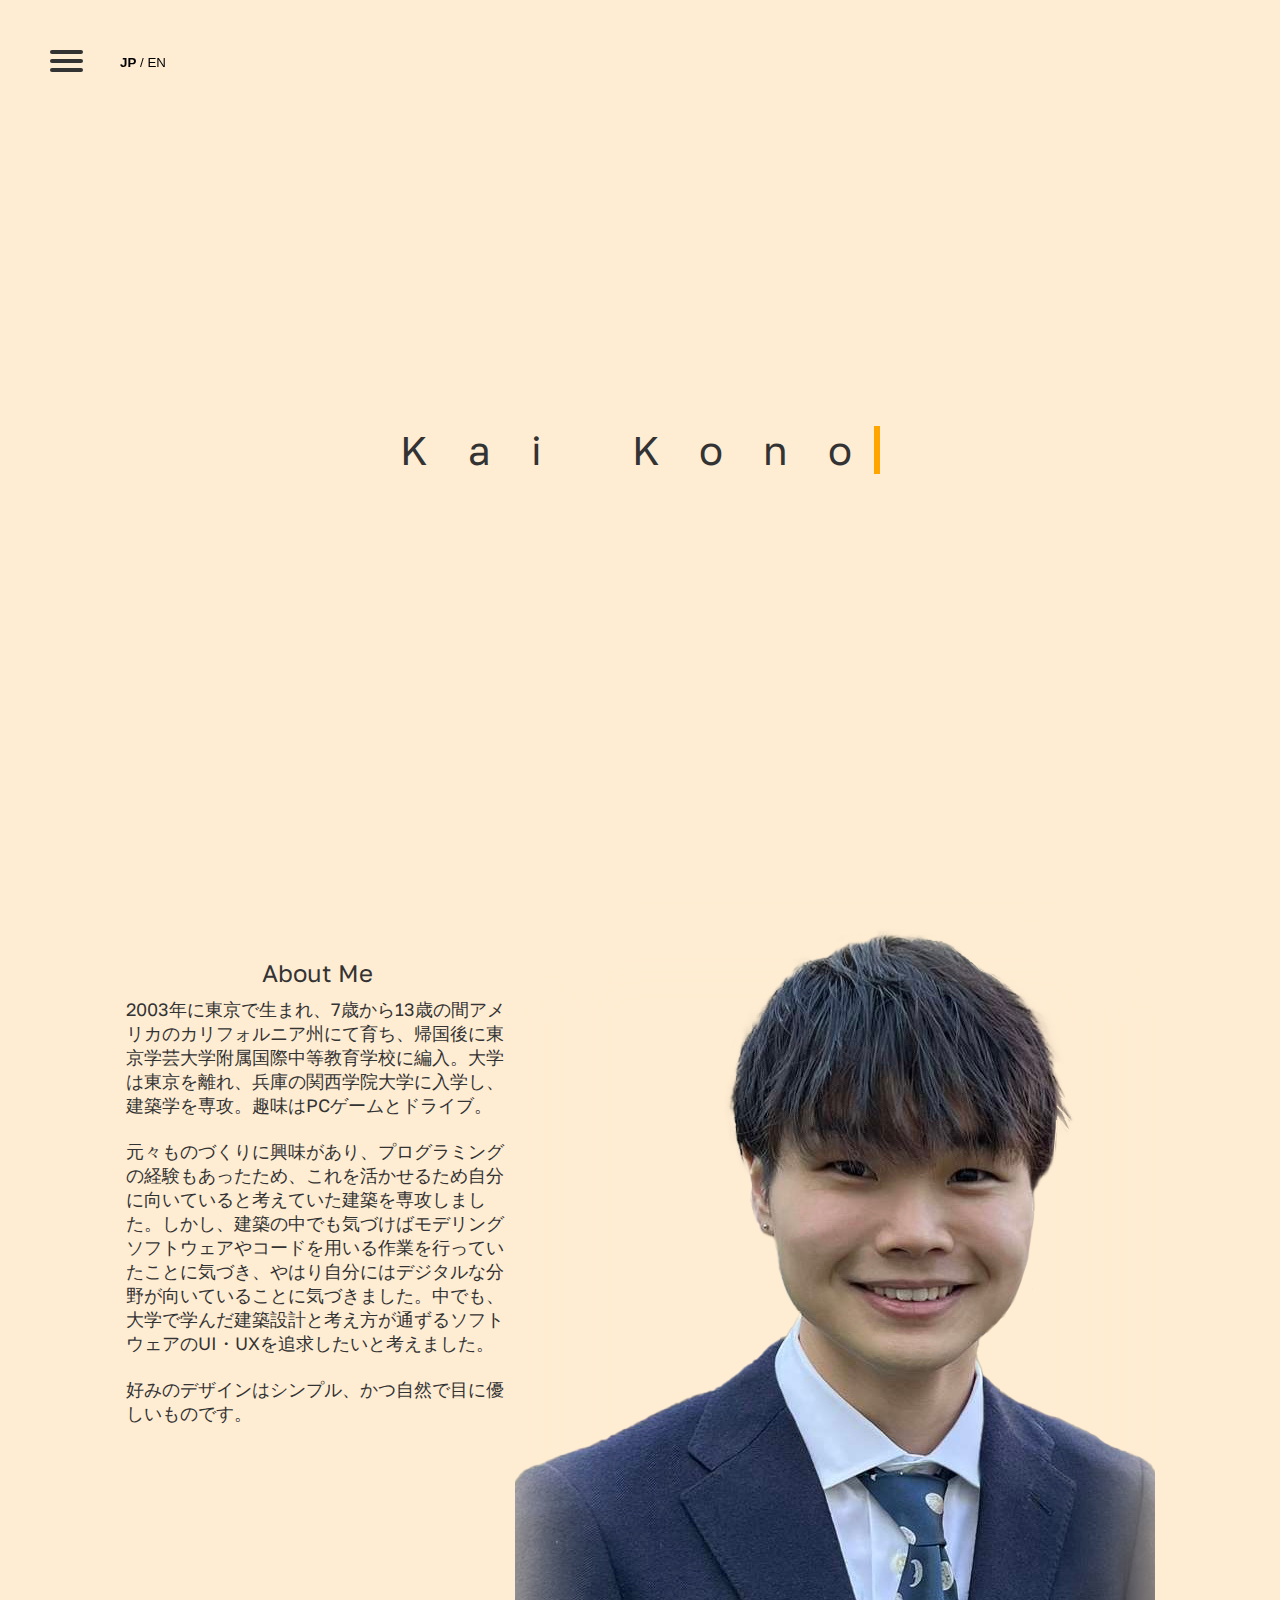
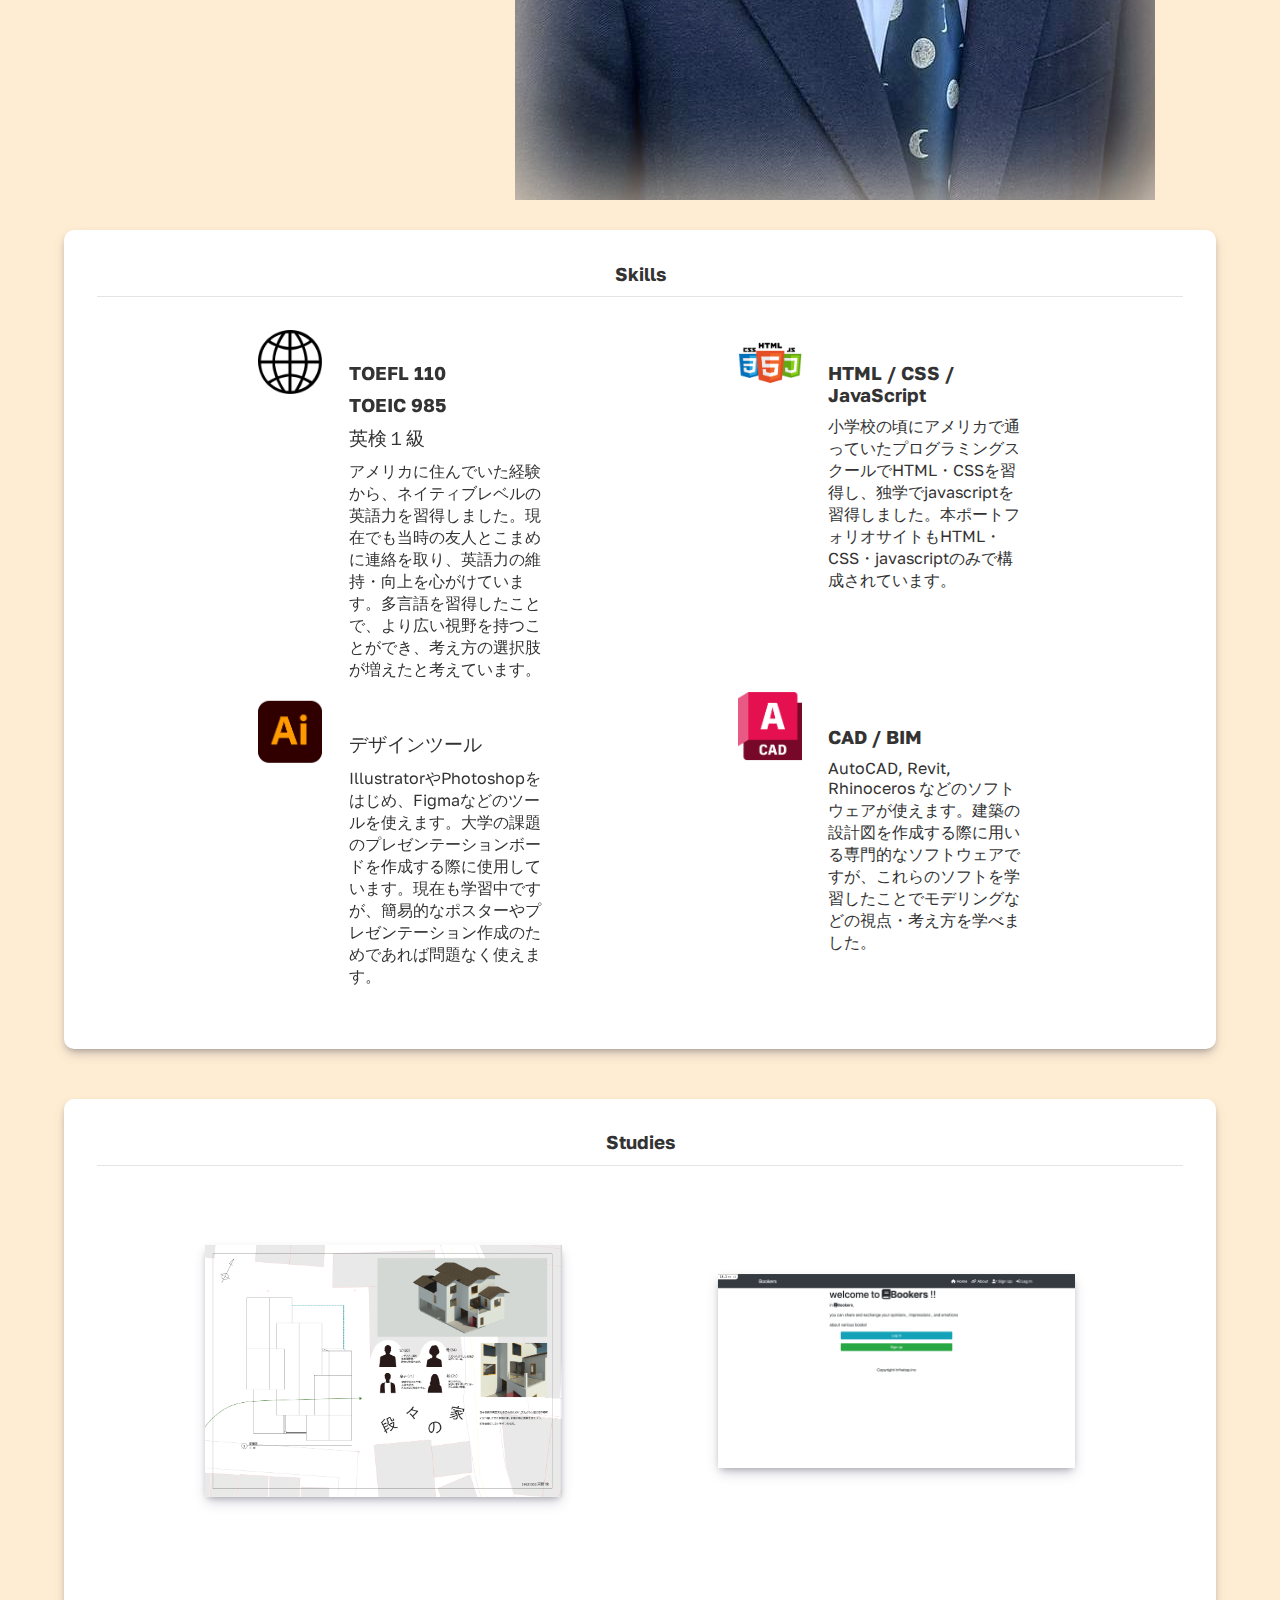
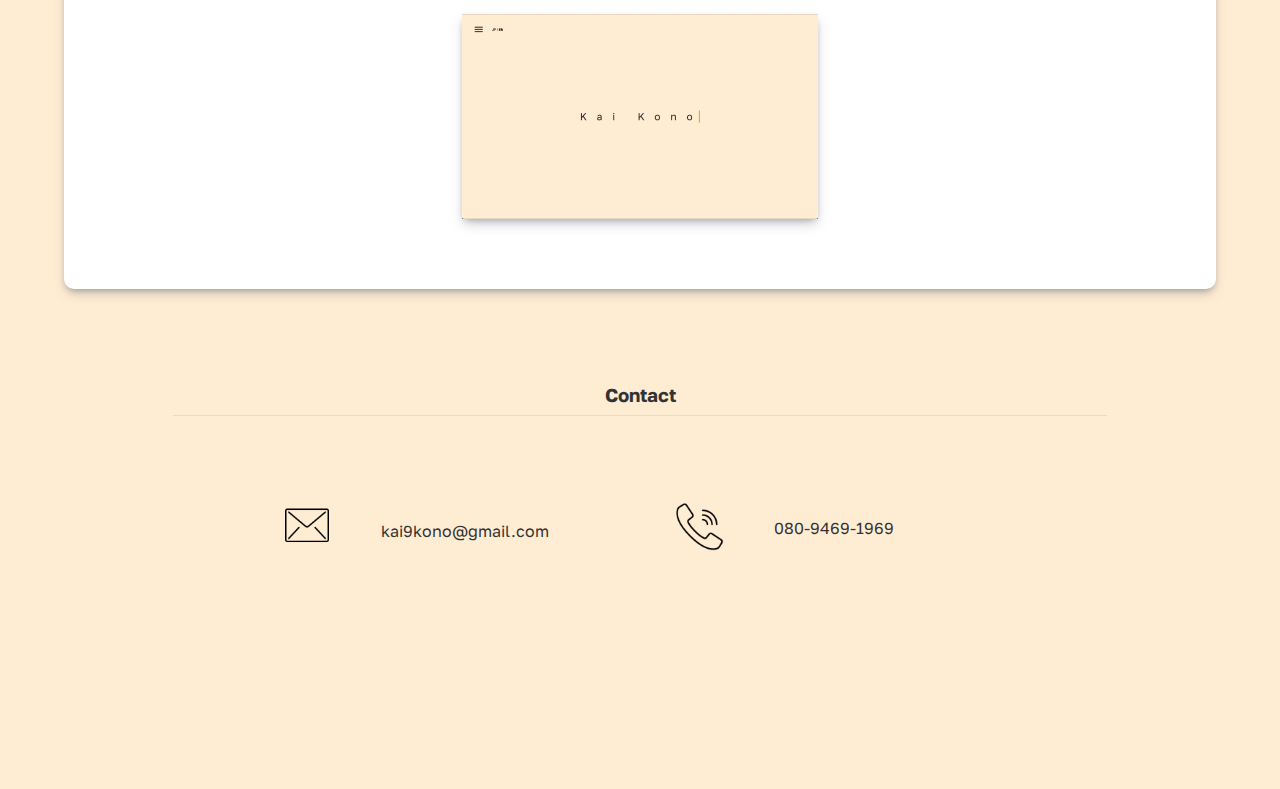
<file: index.html>
<!DOCTYPE html>
<html lang="en">
    <head>
        <meta charset="UTF-8">
        <link rel="stylesheet" href="./styles/reset.css">
        <link rel="stylesheet" href="./styles/style.css">
        <link rel="preconnect" href="https://fonts.googleapis.com">
        <link rel="preconnect" href="https://fonts.gstatic.com" crossorigin>
        <link rel="image_src" href="./assets/images/thumbnail.png">
        <link rel="icon" type="image/x-icon" href="./assets/images/portrait-icon.ico"/>
        <link href="https://fonts.googleapis.com/css2?family=Golos+Text&display=swap" rel="stylesheet">
        <title>Kai Kono - Portfolio (JP)</title>
    </head>
    <header class="header">
        <nav role="navigation">
            <div id="menuToggle">
                <input type="checkbox" />
                    <span></span>
                    <span></span>
                    <span></span>
                <ul id="menu">
                    <button onclick="scrollToAboutMe()"><li>About Me</li></button>
                    <button onclick="scrollToQualifications()"><li>Skills</li></button>
                    <button onclick="scrollToStudies()"><li>Studies</li></button>
                    <button onclick="scrollToContact()"><li>Contact</li></button>
                </ul>
            </div>
            <span class="toggle-language"><button><a href="./en.html"> <strong>JP</strong> / EN </a></button></span>
        </nav>
    </header>
    <body>
        <div class="main">
            <div class="introduction">
                <span class="name-container">
                    <p class="name">
                    Kai Kono
                    </p>
                 </span>
            </div>
            <div class="biography">
                <span id="bio-text">
                    <p id="aboutme">About Me</p>
                    <p class="bio">2003年に東京で生まれ、7歳から13歳の間アメリカのカリフォルニア州にて育ち、帰国後に東京学芸大学附属国際中等教育学校に編入。大学は東京を離れ、兵庫の関西学院大学に入学し、建築学を専攻。趣味はPCゲームとドライブ。</p>   
                    <br/>
                    <br/>
                    <p class="bio">元々ものづくりに興味があり、プログラミングの経験もあったため、これを活かせるため自分に向いていると考えていた建築を専攻しました。しかし、建築の中でも気づけばモデリングソフトウェアやコードを用いる作業を行っていたことに気づき、やはり自分にはデジタルな分野が向いていることに気づきました。中でも、大学で学んだ建築設計と考え方が通ずるソフトウェアのUI・UXを追求したいと考えました。</p> 
                    <br/>
                    <br/>
                    <p class="bio">好みのデザインはシンプル、かつ自然で目に優しいものです。</p>
                    <!-- <div class="venns-img">
                        <img src="assets/images/venns.png" id="venns">
                    </div> -->
                </span>
                <span id="portrait"></span>
            </div>
            <div class="qualifications-bg" id="qualifications">
                <div class="qualifications">
                    <h3 class="entry">Skills</h3>
                    <br/>
                        <span class="qualifications-entry">
                            <span class="qualification-img">
                                <img src="./assets/images/language.png">
                            </span>
                            <span class="qualification-text">
                                <h3>TOEFL 110</h3>
                                <h3>TOEIC 985</h3>
                                <h3 id="non-bold">英検１級</h3>
                                <p>アメリカに住んでいた経験から、ネイティブレベルの英語力を習得しました。現在でも当時の友人とこまめに連絡を取り、英語力の維持・向上を心がけています。多言語を習得したことで、より広い視野を持つことができ、考え方の選択肢が増えたと考えています。</p>
                            </span>
                        </span> 
                        <span class="qualifications-entry">
                            <span class="qualification-img">
                                <img src="./assets/images/coding_language.png">
                            </span>
                            <span class="qualification-text">
                                <h3>HTML / CSS / JavaScript</h3>
                                <p>小学校の頃にアメリカで通っていたプログラミングスクールでHTML・CSSを習得し、独学でjavascriptを習得しました。本ポートフォリオサイトもHTML・CSS・javascriptのみで構成されています。</p>
                            </span>
                        </span>
                        <span class="qualifications-entry">
                            <span class="qualification-img">
                                <img src="./assets/images/illustrator_logo.png">
                            </span>
                            <span class="qualification-text">
                                <h3 id="non-bold">デザインツール</h3>
                                <p>IllustratorやPhotoshopをはじめ、Figmaなどのツールを使えます。大学の課題のプレゼンテーションボードを作成する際に使用しています。現在も学習中ですが、簡易的なポスターやプレゼンテーション作成のためであれば問題なく使えます。</p>
                            </span>
                        </span>
                        <span class="qualifications-entry">
                            <span class="qualification-img">
                                <img src="./assets/images/cad_logo.png">
                            </span>
                            <span class="qualification-text">
                                <h3>CAD / BIM</h3>
                                <p>AutoCAD, Revit, Rhinoceros などのソフトウェアが使えます。建築の設計図を作成する際に用いる専門的なソフトウェアですが、これらのソフトを学習したことでモデリングなどの視点・考え方を学べました。</p>
                            </span>
                        </span>
                        <!-- <span class="qualifications-entry">
                            <span class="qualification-img">
                                <img src="./assets/images/ChatGPT_logo.png">
                            </span>
                            <span class="qualification-text">
                                <h3>AI</h3>
                                <p>ChatGPTのみならず、MidjourneyやStable Diffusionなどの画像生成AIを有効的に使えます。新たなアイデアを得るためや、仕事の効率化を図るためにAIは積極的に活用しています。</p>
                            </span>
                        </span>  -->
                </div>
            </div>
            <div class="studies-bg" id="studies">
                <div class="studies">
                    <h3 class="entry">Studies</h3>
                    <div class="study-img">
                        <a href="./study4.html"><img src="./assets/images/project_6_1.png"></a>
                    </div>
                    <div class="study-img">
                        <a href="./study2.html"><img src="./assets/images/project_3_1.png"></a>
                    </div>
                    <div class="study-img">
                        <a href="./study3.html"><img src="./assets/images/portfolio.png"></a>
                    </div>
                </div>
            </div>
                <div class="contact" id="contact">
                    <div class="entry">
                        <h3 class="contact-entry" id="contact">Contact</h3>                        
                    </div>
                    <div class="contact-content">
                        <span class="contact-details">
                            <span class="contact-img">
                                <img src="./assets/images/mail-icon.png">
                            </span>
                            <span id="mail">
                                <a href="mailto:kai9kono@gmail.com">kai9kono@gmail.com</a>
                            </span> 
                        </span>
                        <span class="contact-details">
                            <span class="contact-img">
                                <img src="./assets/images/phone-icon.png"> 
                            </span>
                            <span id="phone">
                                <a href="tel:080-9469-1969">080-9469-1969</p>
                            </span>
                        </span>
                    </div>
                </div>
        </div>
        <script src="./scripts/script.js"></script>
    </body>
</html>
</file>
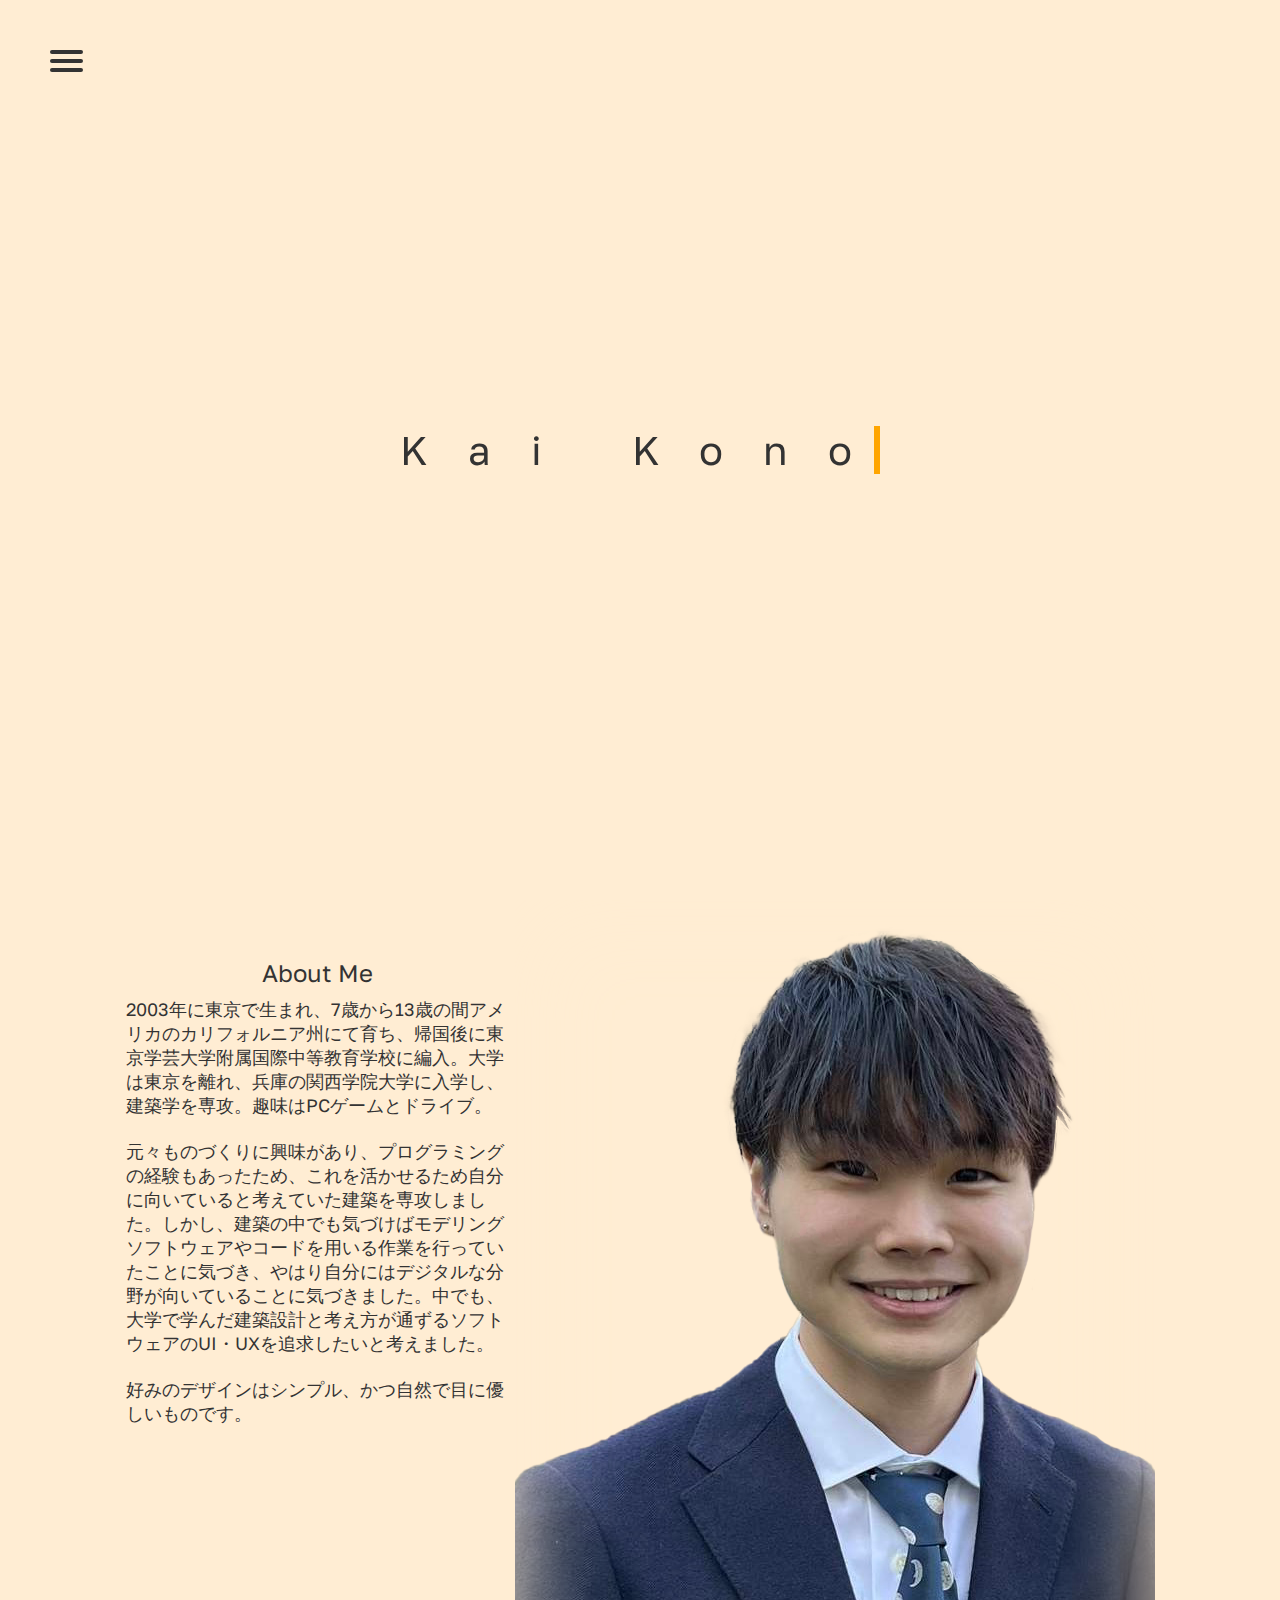
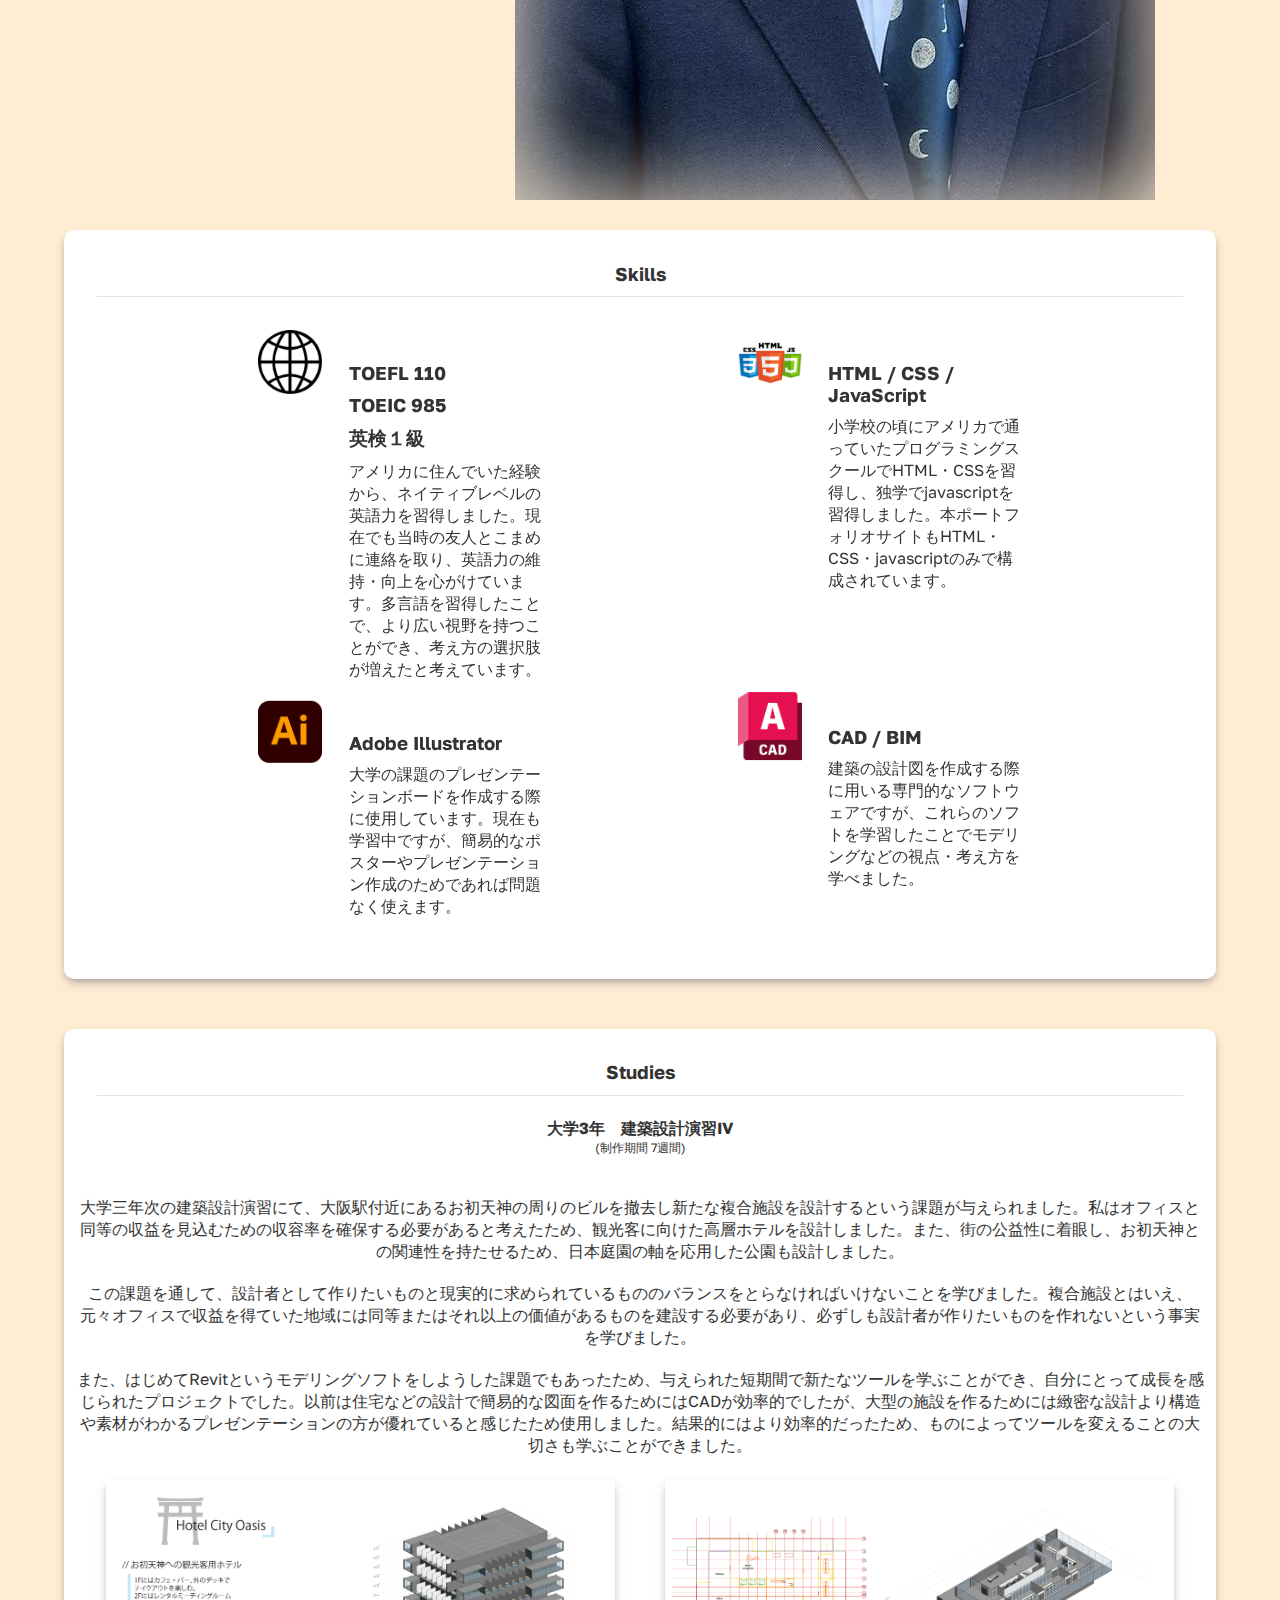
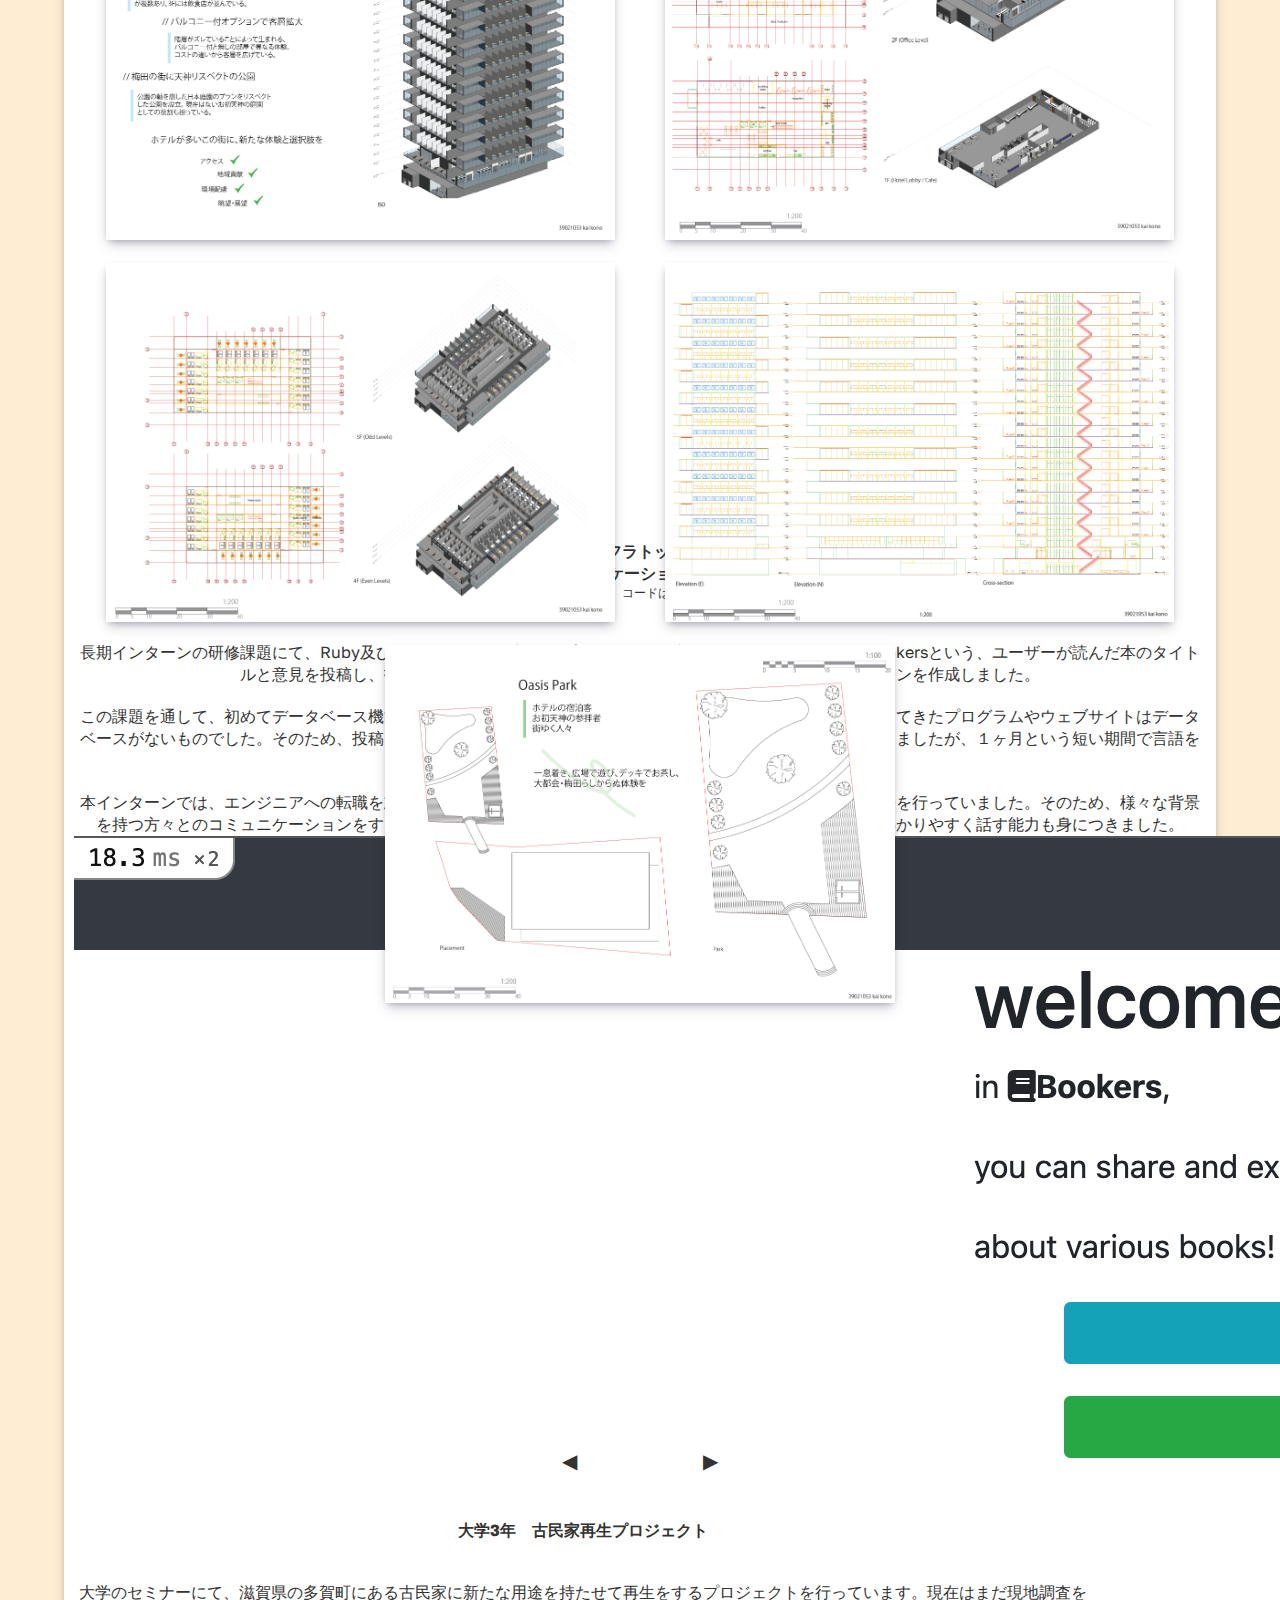
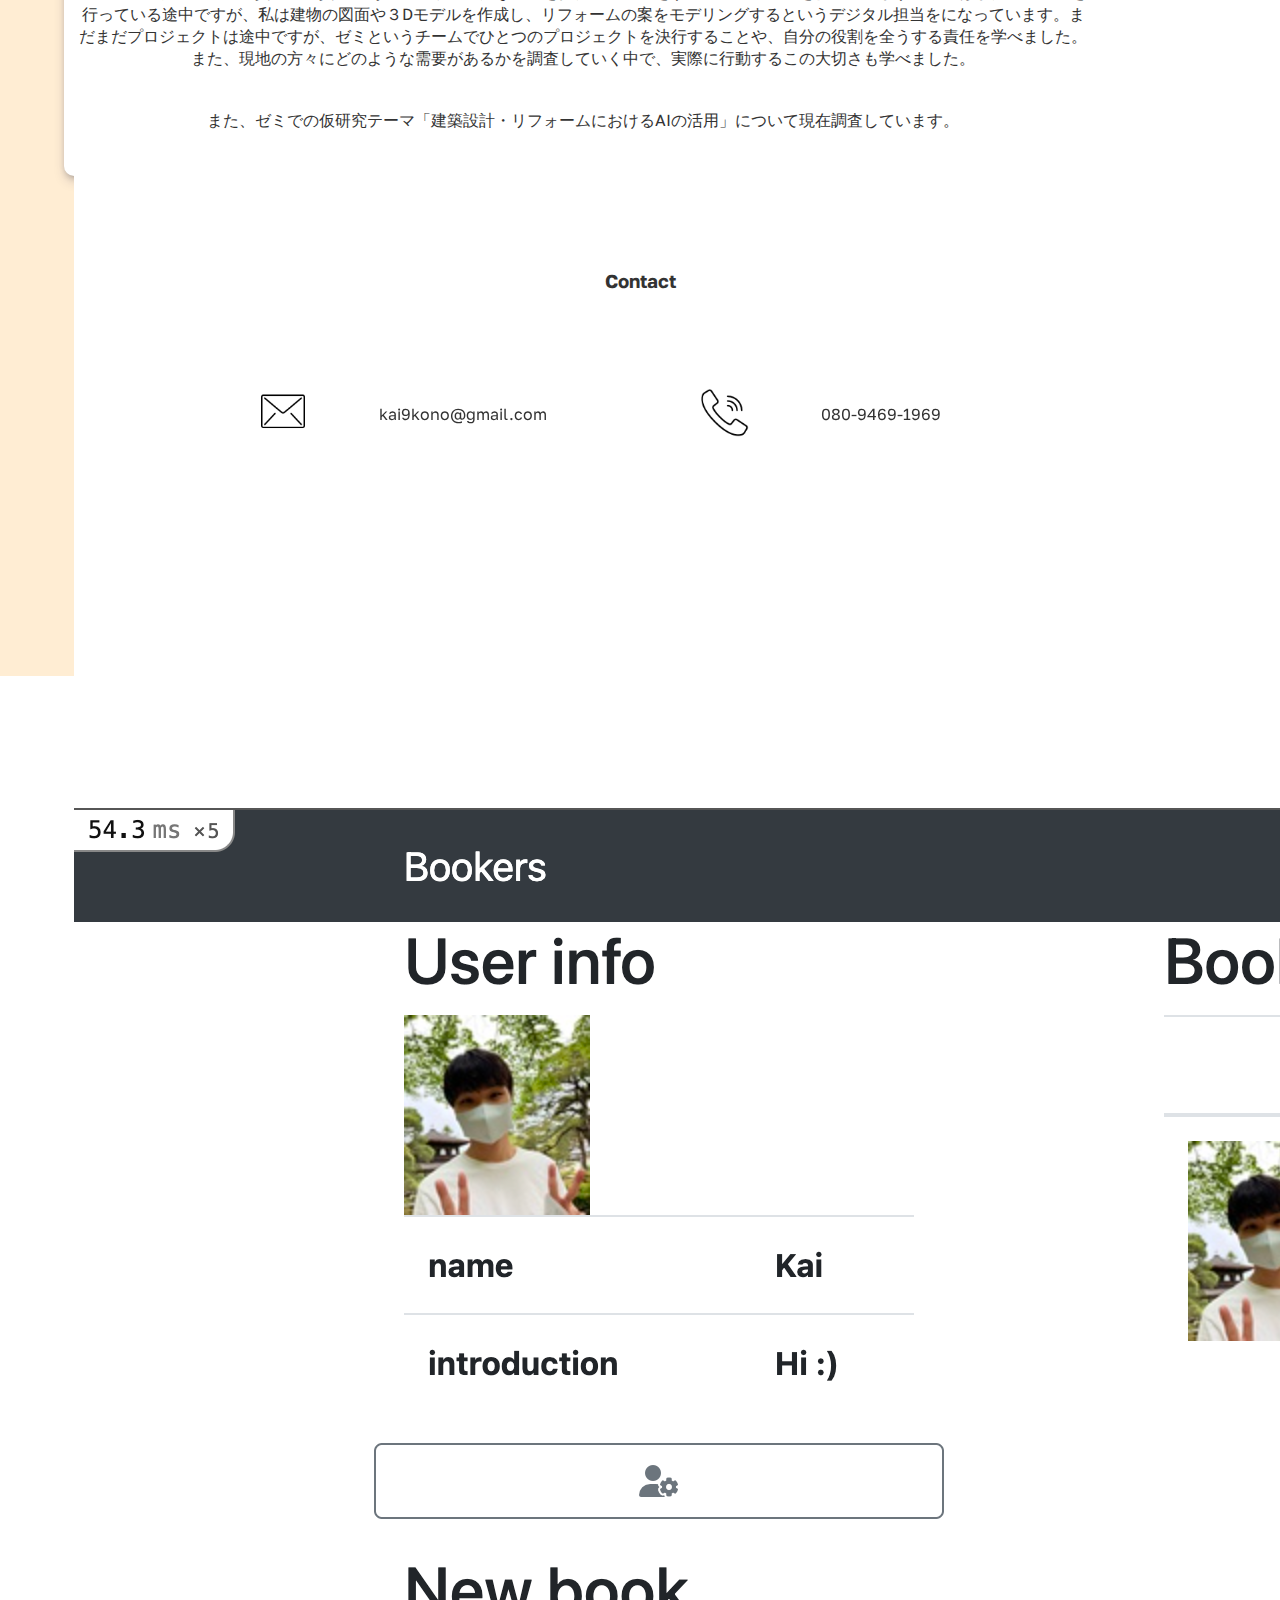
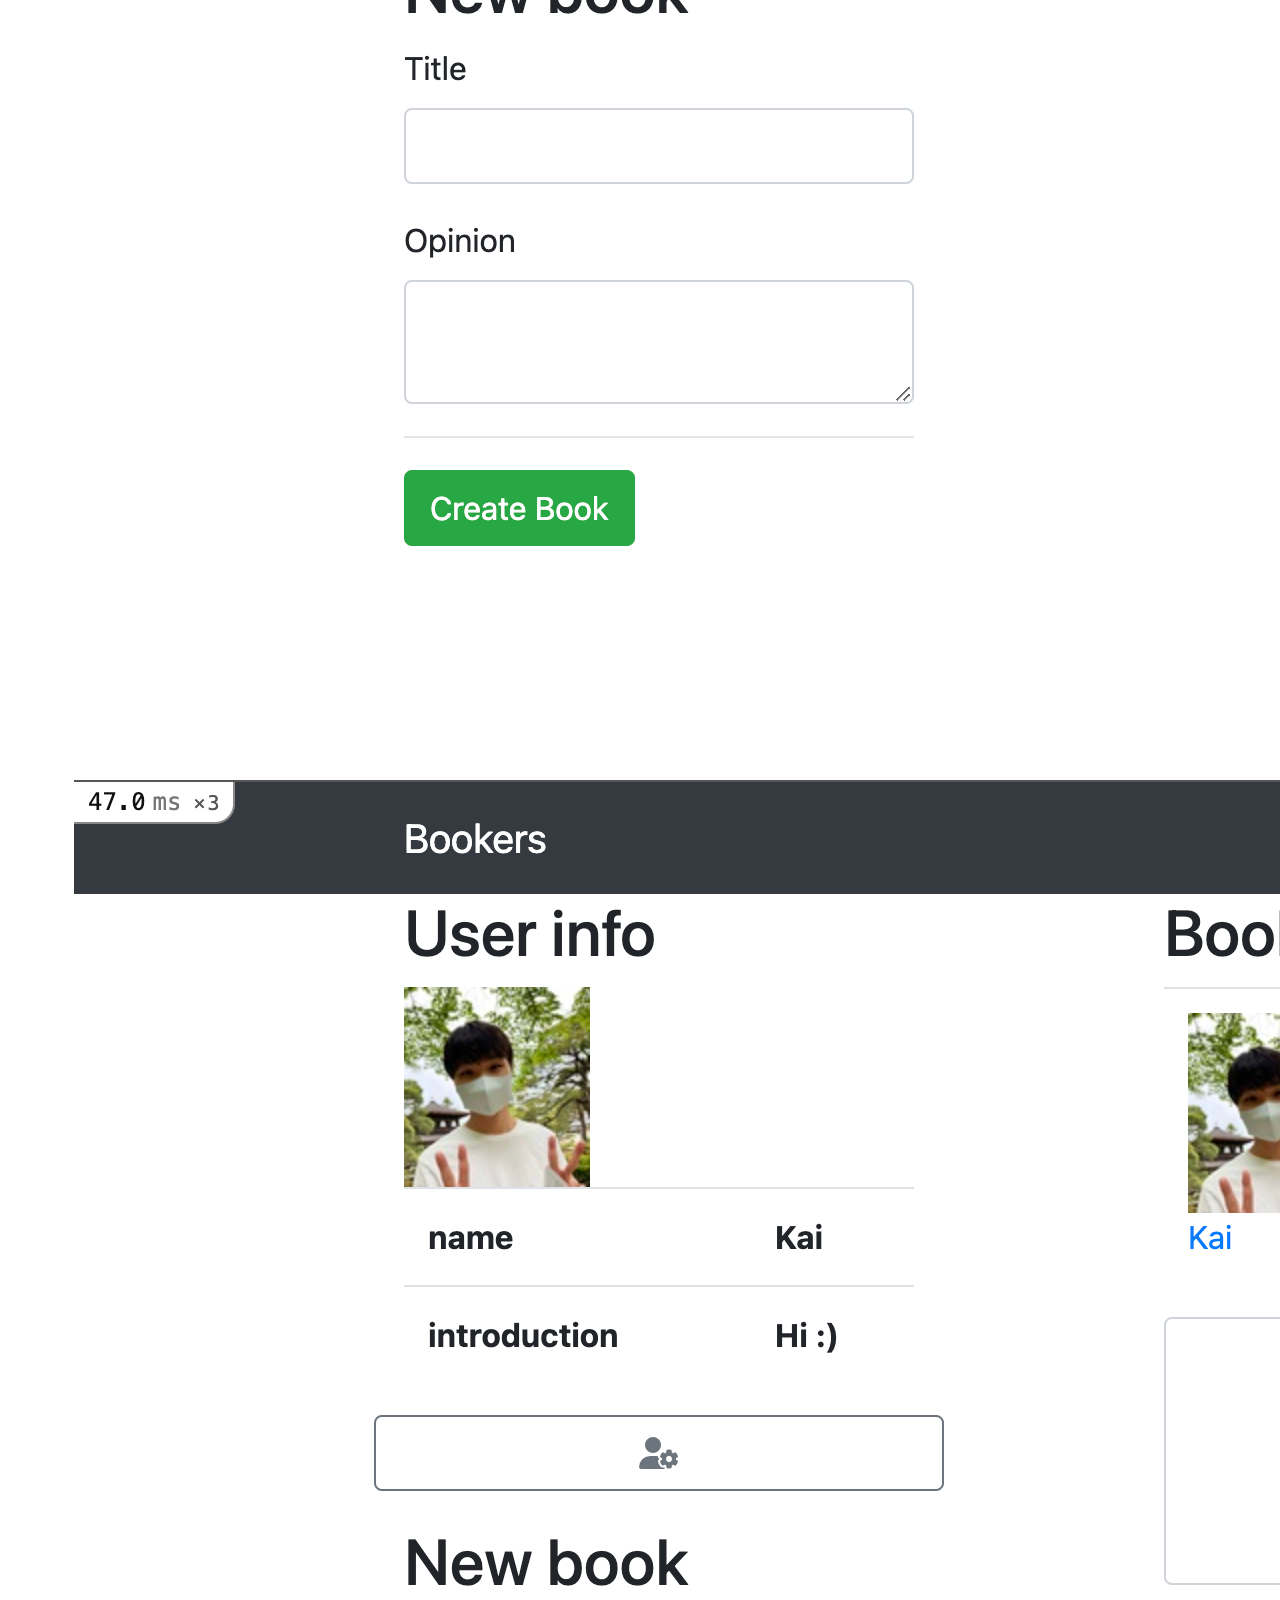
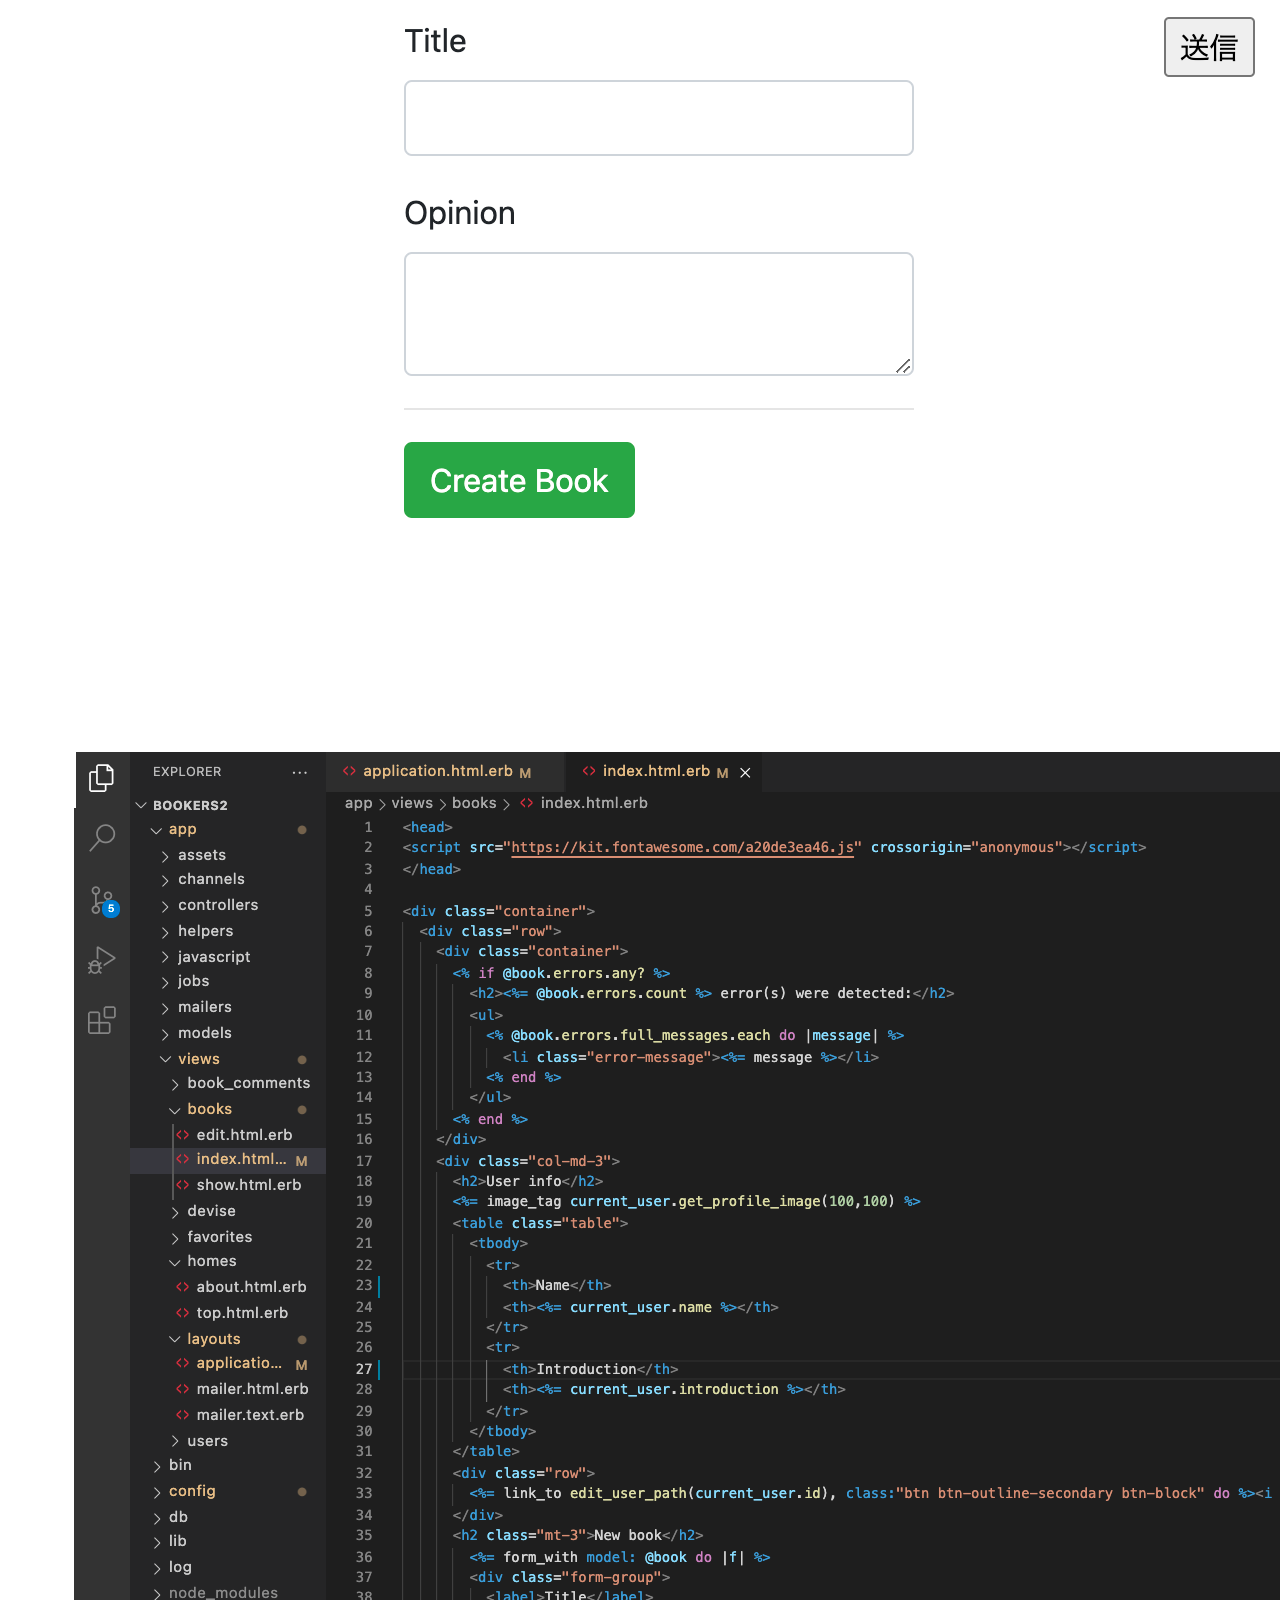
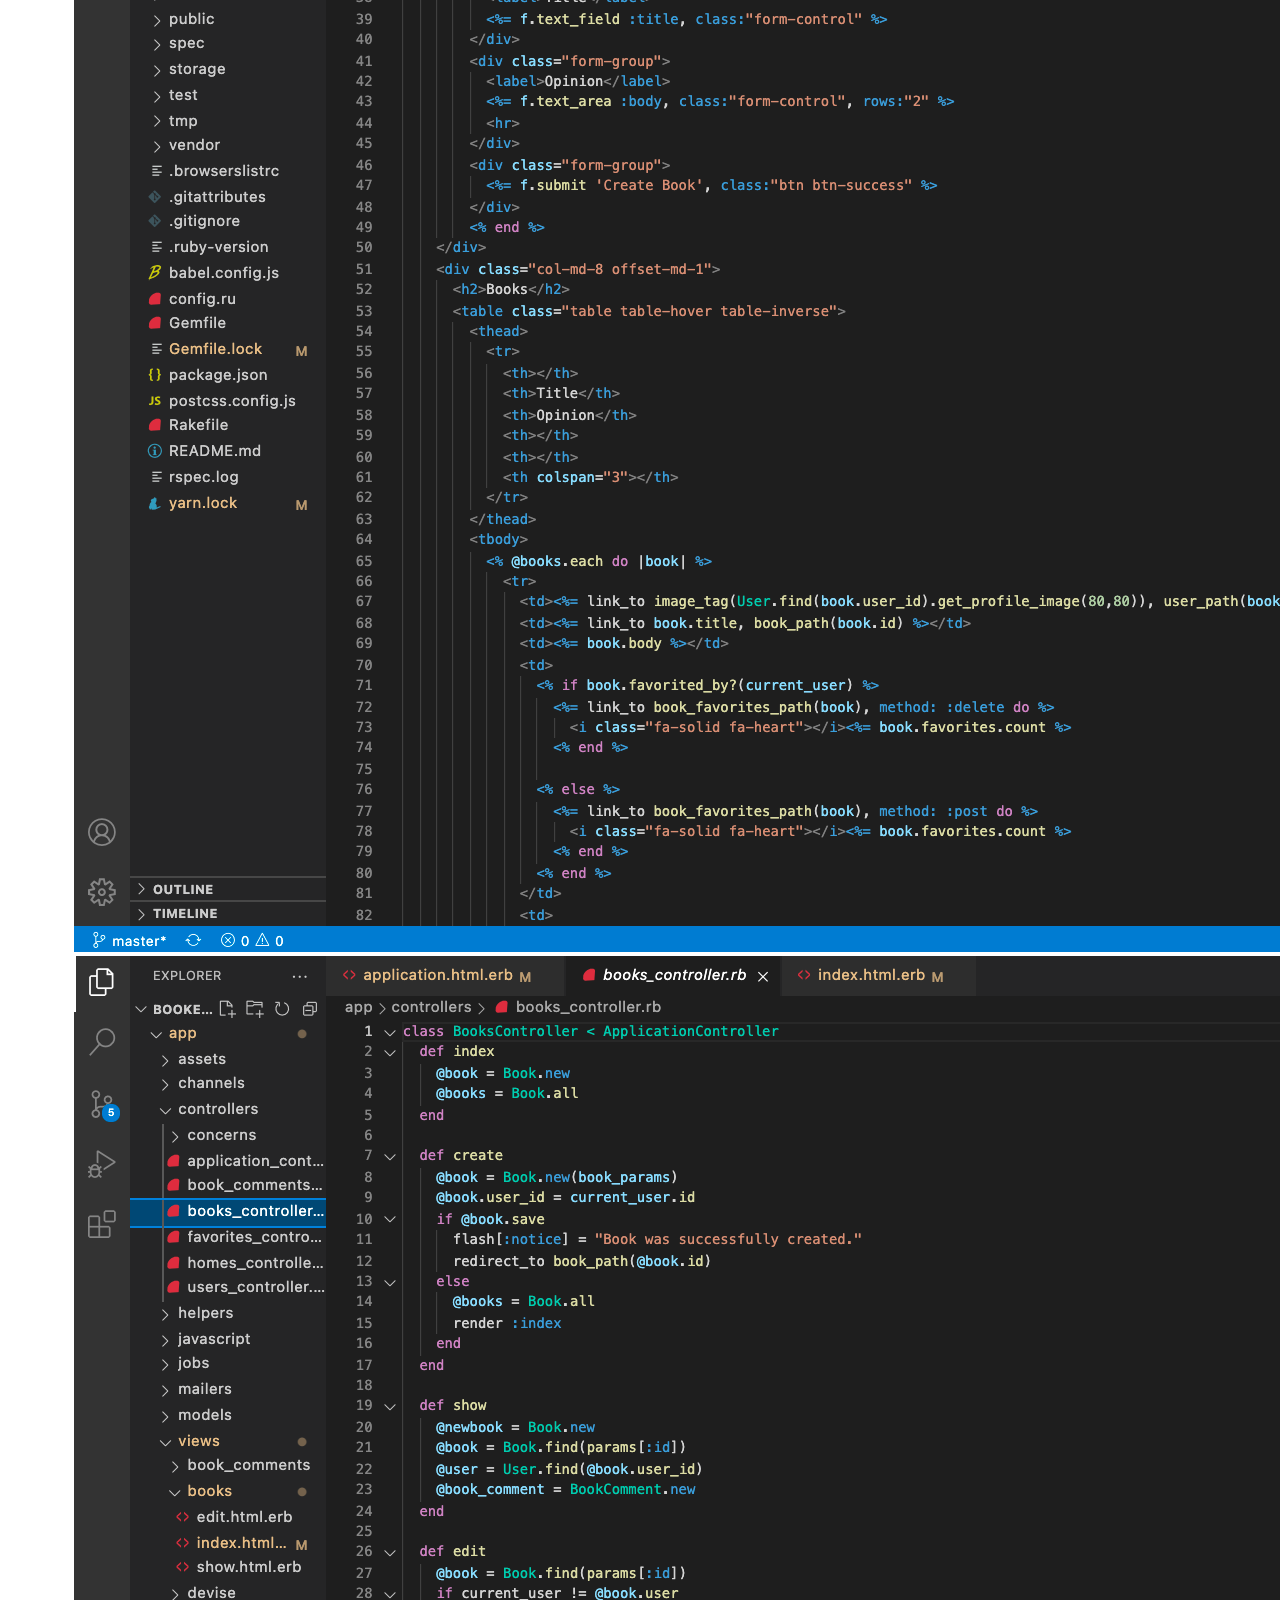
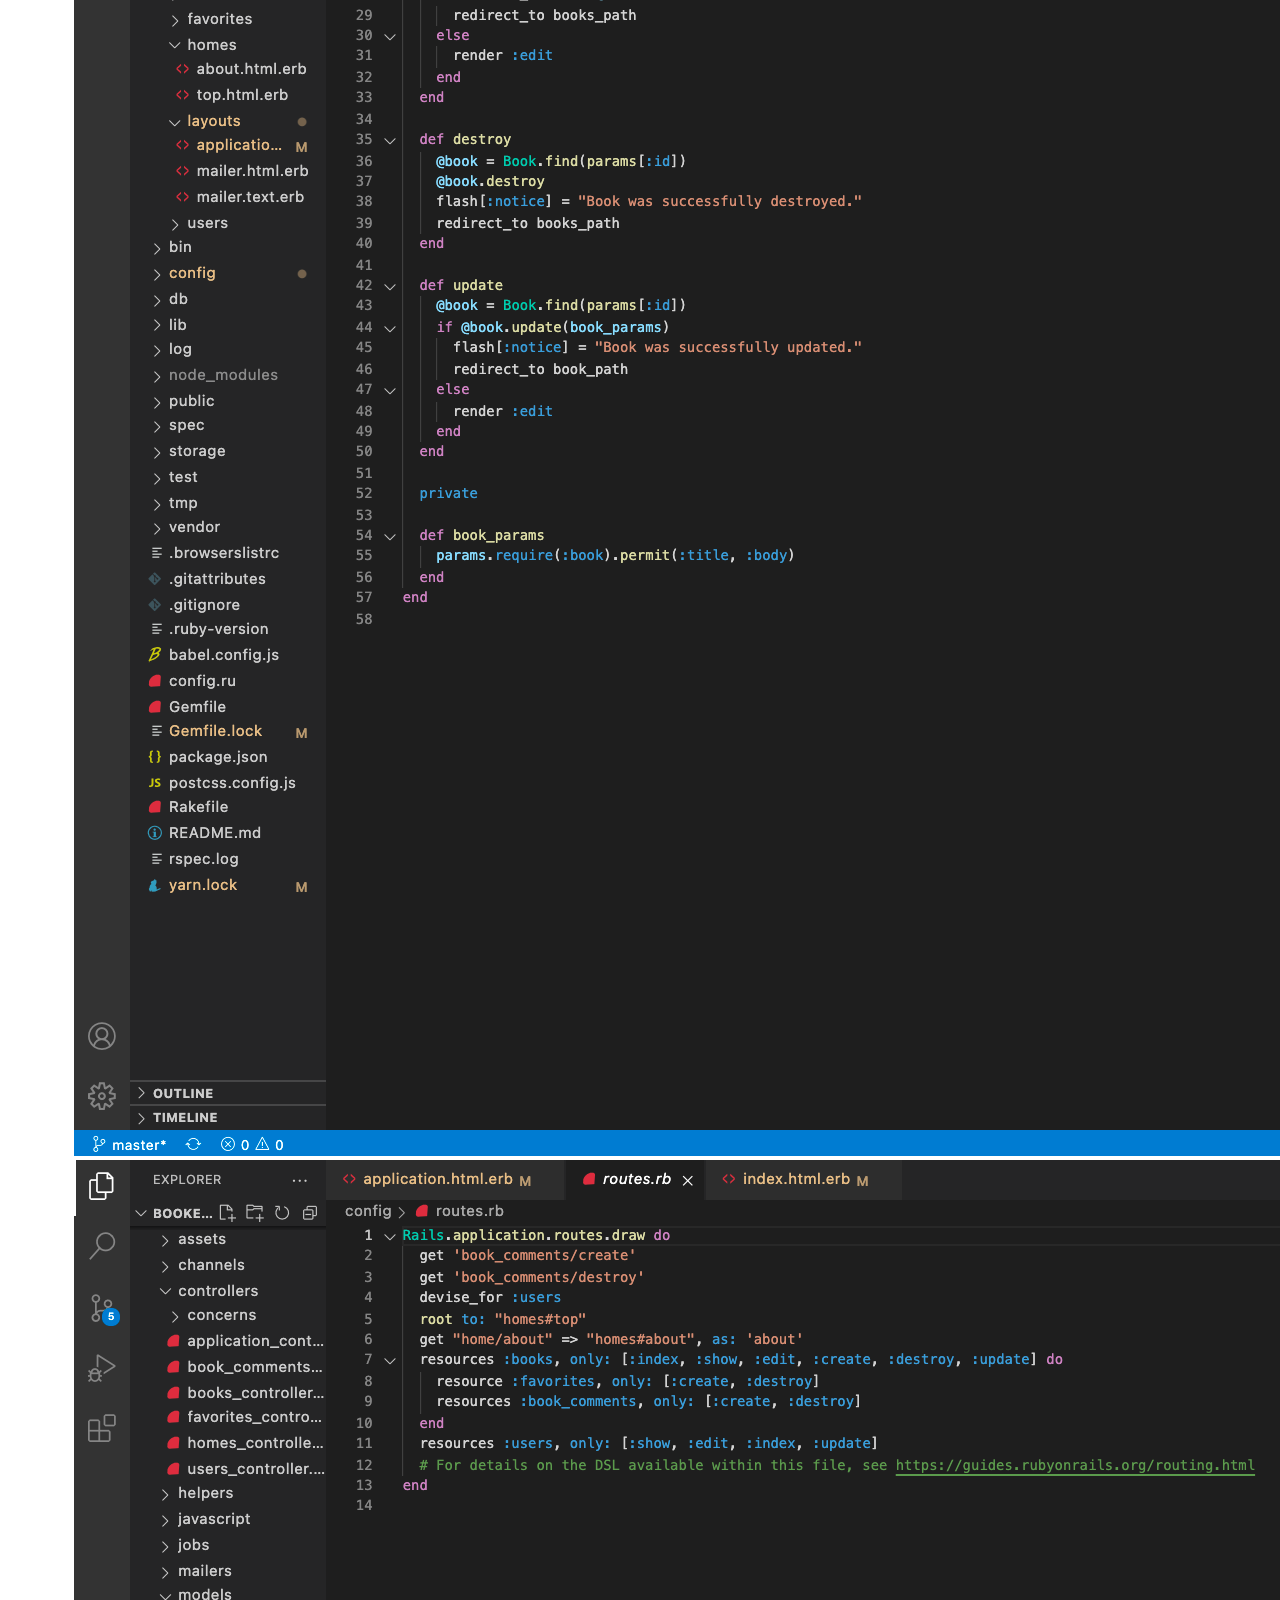
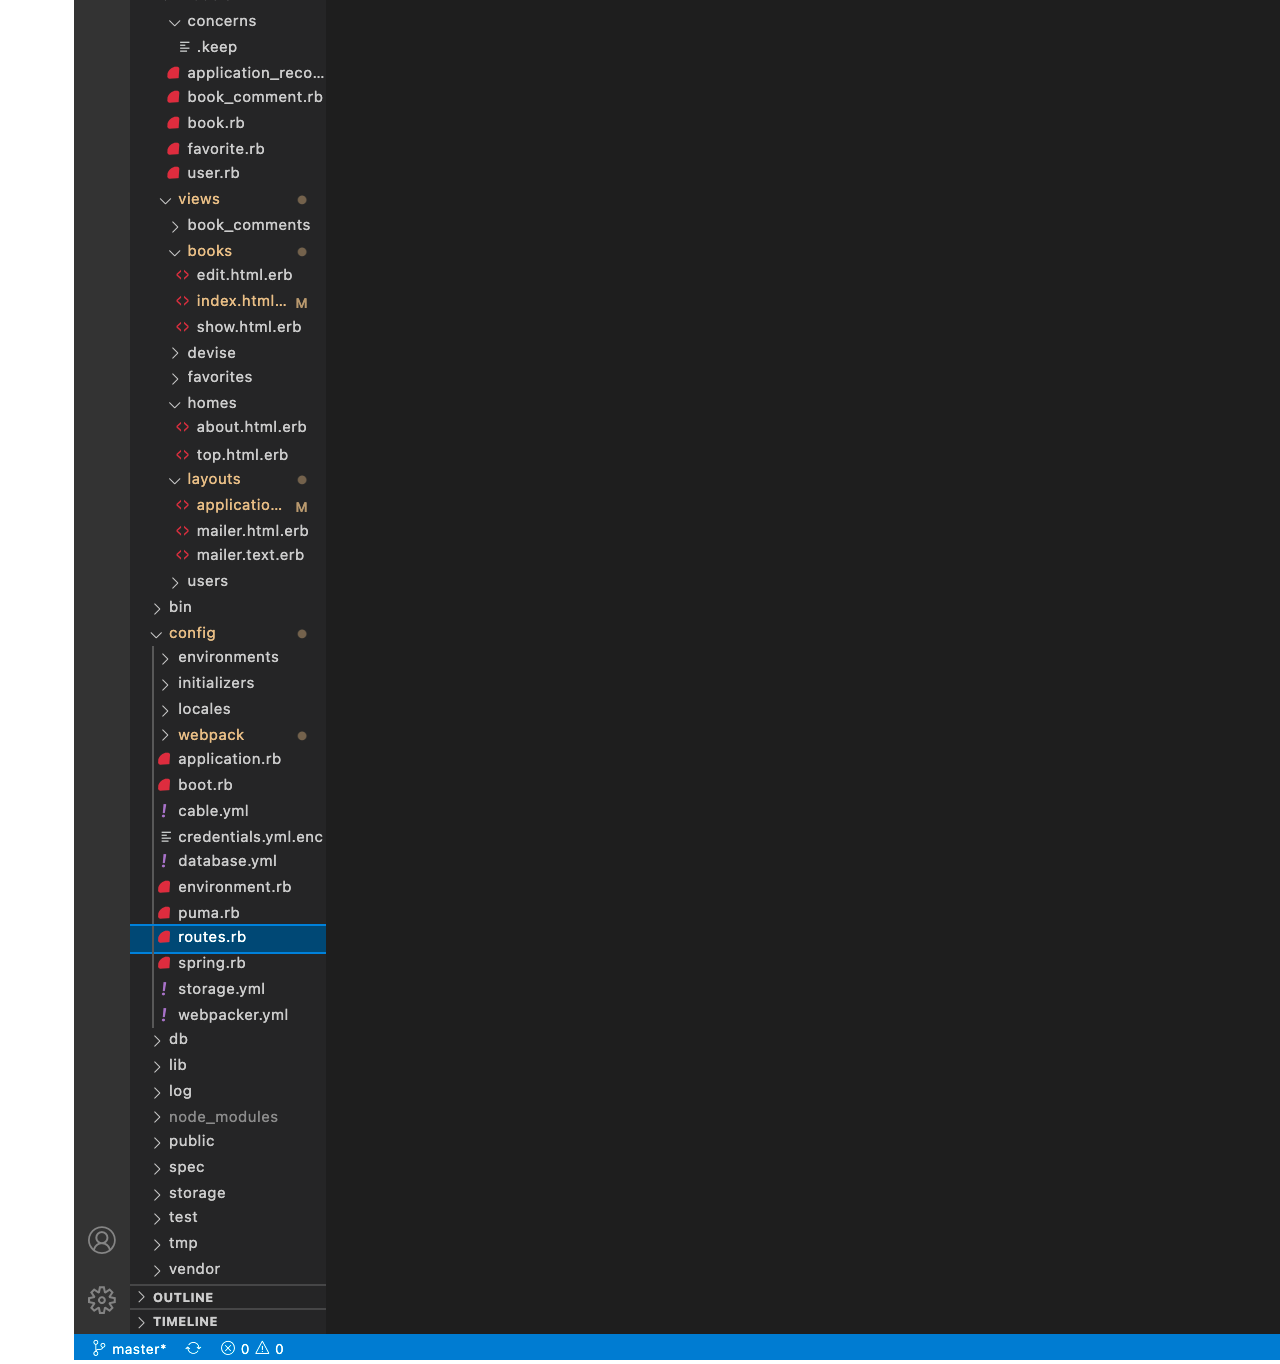
<file: views/index.html>
<!DOCTYPE html>
<html lang="en">
    <head>
        <meta charset="UTF-8">
        <link rel="stylesheet" href="../styles/reset.css">
        <link rel="stylesheet" href="../styles/style.css">
        <link rel="preconnect" href="https://fonts.googleapis.com">
        <link rel="preconnect" href="https://fonts.gstatic.com" crossorigin>
        <link href="https://fonts.googleapis.com/css2?family=Golos+Text&display=swap" rel="stylesheet">
        <title>Portfolio</title>
    </head>
    <header class="header">
        <nav role="navigation">
            <div id="menuToggle">
                <input type="checkbox" />
                    <span></span>
                    <span></span>
                    <span></span>
                <ul id="menu">
                    <button onclick="scrollToAboutMe()"><li>About Me</li></button>
                    <button onclick="scrollToQualifications()"><li>Skills</li></button>
                    <button onclick="scrollToStudies()"><li>Studies</li></button>
                    <button onclick="scrollToContact()"><li>Contact</li></button>
                    <button onclick="toggleLanguage()"><li><a href="./en.html">EN /JP</a></li></button>
                </ul>
            </div>
        </nav>
    </header>
    <body>
        <div class="main">
            <div class="introduction">
                <span class="name-container">
                    <p class="name">
                    Kai Kono
                    </p>
                 </span>
            </div>
            <div class="biography">
                <span id="bio-text">
                    <p id="aboutme">About Me</p>
                    <p class="bio">2003年に東京で生まれ、7歳から13歳の間アメリカのカリフォルニア州にて育ち、帰国後に東京学芸大学附属国際中等教育学校に編入。大学は東京を離れ、兵庫の関西学院大学に入学し、建築学を専攻。趣味はPCゲームとドライブ。</p>   
                    <br/>
                    <br/>
                    <p class="bio">元々ものづくりに興味があり、プログラミングの経験もあったため、これを活かせるため自分に向いていると考えていた建築を専攻しました。しかし、建築の中でも気づけばモデリングソフトウェアやコードを用いる作業を行っていたことに気づき、やはり自分にはデジタルな分野が向いていることに気づきました。中でも、大学で学んだ建築設計と考え方が通ずるソフトウェアのUI・UXを追求したいと考えました。</p> 
                    <br/>
                    <br/>
                    <p class="bio">好みのデザインはシンプル、かつ自然で目に優しいものです。</p>
                </span>
                <span id="portrait"></span>
            </div>
            <div class="qualifications-bg">
                <div class="qualifications">
                    <h3 class="entry" id="qualifications">Skills</h3>
                    <br/>
                    <div class="qualifications-container">
                        <span class="qualifications-entry">
                            <span class="qualification-img">
                                <img src="../assets/images/language.png">
                            </span>
                            <span class="qualification-text">
                                <h3>TOEFL 110</h3>
                                <h3>TOEIC 985</h3>
                                <h3 id="eiken">英検１級</h3>
                                <p>アメリカに住んでいた経験から、ネイティブレベルの英語力を習得しました。現在でも当時の友人とこまめに連絡を取り、英語力の維持・向上を心がけています。多言語を習得したことで、より広い視野を持つことができ、考え方の選択肢が増えたと考えています。</p>
                            </span>
                        </span> 
                        <span class="qualifications-entry">
                            <span class="qualification-img">
                                <img src="../assets/images/coding_language.png">
                            </span>
                            <span class="qualification-text">
                                <h3>HTML / CSS / JavaScript</h3>
                                <p>小学校の頃にアメリカで通っていたプログラミングスクールでHTML・CSSを習得し、独学でjavascriptを習得しました。本ポートフォリオサイトもHTML・CSS・javascriptのみで構成されています。</p>
                            </span>
                        </span>
                        <span class="qualifications-entry">
                            <span class="qualification-img">
                                <img src="../assets/images/illustrator_logo.png">
                            </span>
                            <span class="qualification-text">
                                <h3>Adobe Illustrator</h3>
                                <p>大学の課題のプレゼンテーションボードを作成する際に使用しています。現在も学習中ですが、簡易的なポスターやプレゼンテーション作成のためであれば問題なく使えます。</p>
                            </span>
                        </span>
                        <span class="qualifications-entry">
                            <span class="qualification-img">
                                <img src="../assets/images/cad_logo.png">
                            </span>
                            <span class="qualification-text">
                                <h3>CAD / BIM</h3>
                                <p>建築の設計図を作成する際に用いる専門的なソフトウェアですが、これらのソフトを学習したことでモデリングなどの視点・考え方を学べました。</p>
                            </span>
                        </span>
                    </div>
                </div>
            </div>
            <div class="studies-bg">
                <div class="studies">
                    <h3 class="entry" id="studies">Studies</h3>
                    <div class="studies-ex">
                        <div class="studies-text">
                            <p id="studies1"><strong>大学3年　建築設計演習IV</strong></p>
                            <p id="studies6">(制作期間 7週間)</p>
                            <br/>
                            <br/>
                            <div class="content">
                                <p id="studies2">大学三年次の建築設計演習にて、大阪駅付近にあるお初天神の周りのビルを撤去し新たな複合施設を設計するという課題が与えられました。私はオフィスと同等の収益を見込むための収容率を確保する必要があると考えたため、観光客に向けた高層ホテルを設計しました。また、街の公益性に着眼し、お初天神との関連性を持たせるため、日本庭園の軸を応用した公園も設計しました。</p>
                                <br/>
                                <p id="studies3">この課題を通して、設計者として作りたいものと現実的に求められているもののバランスをとらなければいけないことを学びました。複合施設とはいえ、元々オフィスで収益を得ていた地域には同等またはそれ以上の価値があるものを建設する必要があり、必ずしも設計者が作りたいものを作れないという事実を学びました。</p>
                                <br/>
                                <p id="studies4">また、はじめてRevitというモデリングソフトをしようした課題でもあったため、与えられた短期間で新たなツールを学ぶことができ、自分にとって成長を感じられたプロジェクトでした。以前は住宅などの設計で簡易的な図面を作るためにはCADが効率的でしたが、大型の施設を作るためには緻密な設計より構造や素材がわかるプレゼンテーションの方が優れていると感じたため使用しました。結果的にはより効率的だったため、ものによってツールを変えることの大切さも学ぶことができました。</p>
                            </div>
                        </div>
                        
                        <div class="img-slideshow">
                            <div class="imgs">
                                <img class="studies-img1" src="../assets/images/project_1_1.png">
                                <img class="studies-img1" src="../assets/images/project_1_2.png">
                                <img class="studies-img1" src="../assets/images/project_1_3.png">
                                <img class="studies-img1" src="../assets/images/project_1_4.png">
                                <img class="studies-img1" src="../assets/images/project_1_5.png">
                            </div>
                            <div class="arrows">
                                <button class="arrow-button-left" onclick="moveSlide1(-1)"> ◀︎ </button>
                                <button class="arrow-button-right" onclick="moveSlide1(1)"> ▶︎ </button>
                            </div>
                        </div>
                    </div>
                    <div class="studies-ex">
                        <div class="studies-text" >
                            <p id="studies5"><strong>株式会社インフラトップ インターン</br>アプリケーション制作</strong></p>
                            <p id="studies6"> (制作期間 1ヶ月、コードはこちら: <a href="https://www.github.com/kai9kono/bookers2" target="_blank">GitHub</a>)</p>
                            <br/>
                            <br/>
                            <p id="studies7">長期インターンの研修課題にて、Ruby及びRuby on Railsを新たなプログラミング言語として習得しました。Bookersという、ユーザーが読んだ本のタイトルと意見を投稿し、投稿に対していいねやコメントができるという簡易的なアプリケーションを作成しました。</p>
                            <br/>
                            <p id="studies8">この課題を通して、初めてデータベース機能を持つアプリケーションを作成する経験ができました。今まで制作してきたプログラムやウェブサイトはデータベースがないものでした。そのため、投稿フォームや投稿の保存と表示をする際のフローを理解することに苦労しましたが、１ヶ月という短い期間で言語を学習し、プロジェクトを完成することができました。</p>
                            <br/>
                            <p id="studies9">本インターンでは、エンジニアへの転職を志望する方々のプログラミング学習をメンターとして支えるという業務を行っていました。そのため、様々な背景を持つ方々とのコミュニケーションをすることを学べた上に、メンターとして簡潔に、順序立てを行うことでわかりやすく話す能力も身につきました。</p>
                        </div>
                        
                        <div class="img-slideshow">
                            <div class="imgs">
                                <img class="studies-img2" src="../assets/images/project_3_1.png">
                                <img class="studies-img2" src="../assets/images/project_3_2.png">
                                <img class="studies-img2" src="../assets/images/project_3_3.png">
                                <img class="studies-img2" src="../assets/images/project_3_4.png">
                                <img class="studies-img2" src="../assets/images/project_3_5.png">
                                <img class="studies-img2" src="../assets/images/project_3_6.png">
                            </div>
                            <div class="arrows">
                                <button class="arrow-button-left" onclick="moveSlide2(-1)"> ◀︎ </button>
                                <button class="arrow-button-right" onclick="moveSlide2(1)"> ▶︎ </button>
                            </div>
                        </div>
                    </div>
                    <div class="studies-ex">
                        <div class="studies-text" id="kominka">
                            <p id="studies10"><strong>大学3年　古民家再生プロジェクト</strong></p>
                            <br/>
                            <br/>
                            <p id="studies11">大学のセミナーにて、滋賀県の多賀町にある古民家に新たな用途を持たせて再生をするプロジェクトを行っています。現在はまだ現地調査を行っている途中ですが、私は建物の図面や３Dモデルを作成し、リフォームの案をモデリングするというデジタル担当をになっています。まだまだプロジェクトは途中ですが、ゼミというチームでひとつのプロジェクトを決行することや、自分の役割を全うする責任を学べました。また、現地の方々にどのような需要があるかを調査していく中で、実際に行動するこの大切さも学べました。</p>
                            <br/>
                            <br/>
                            <p id="studies12">また、ゼミでの仮研究テーマ「建築設計・リフォームにおけるAIの活用」について現在調査しています。</p>
                        </div>
                    </div>
                </div>
            </div>
                <div class="contact">
                    <div class="entry" id="contact">
                        <h3 class="contact-entry" id="contact">Contact</h3>                        
                    </div>
                    <div class="contact-content">
                        <span class="contact-details">
                            <span class="contact-img">
                                <img src="../assets/images/mail-icon.png">
                            </span>
                            <span id="mail">
                                <p>kai9kono@gmail.com</p>
                            </span> 
                        </span>
                        <span class="contact-details">
                            <span class="contact-img">
                                <img src="../assets/images/phone-icon.png"> 
                            </span>
                            <span id="phone">
                                <p>080-9469-1969</p>
                            </span>
                        </span>
                    </div>
                </div>
        </div>
        <script src="../scripts/script.js"></script>
    </body>
</html>
</file>
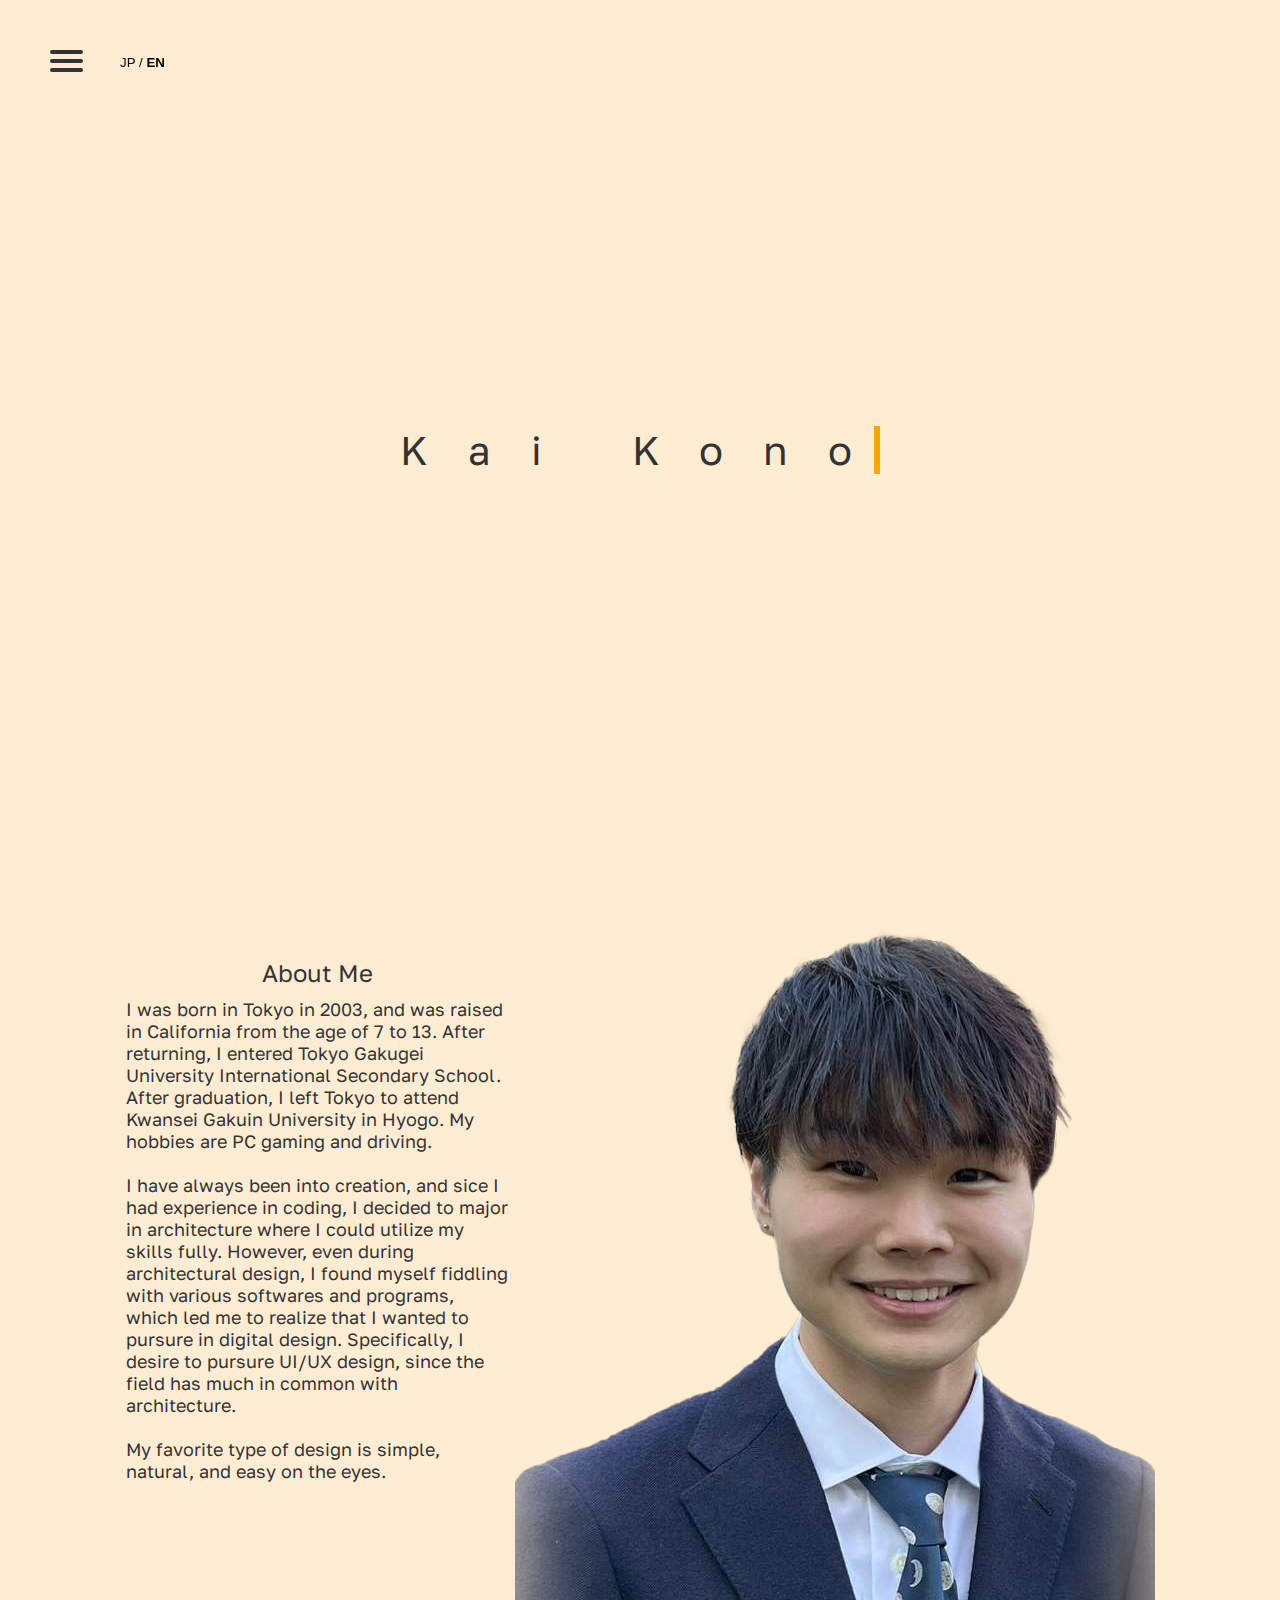
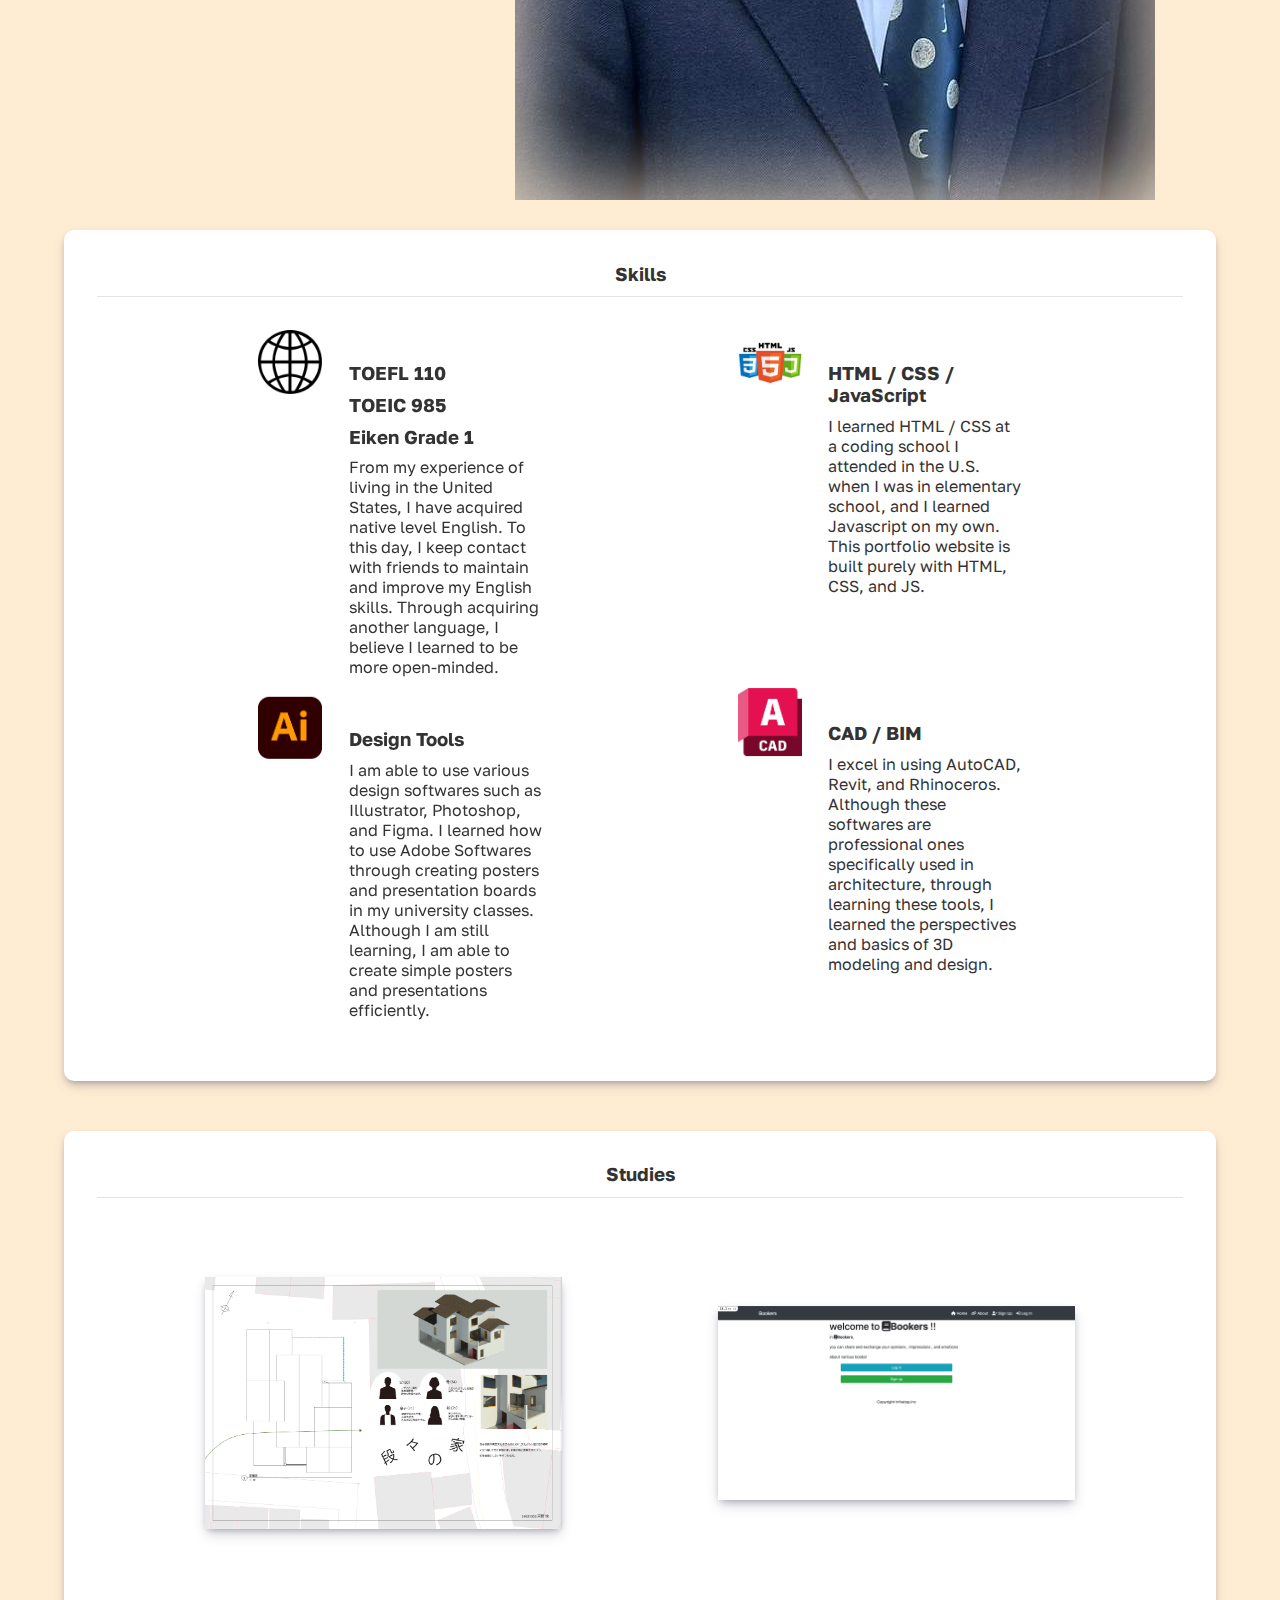
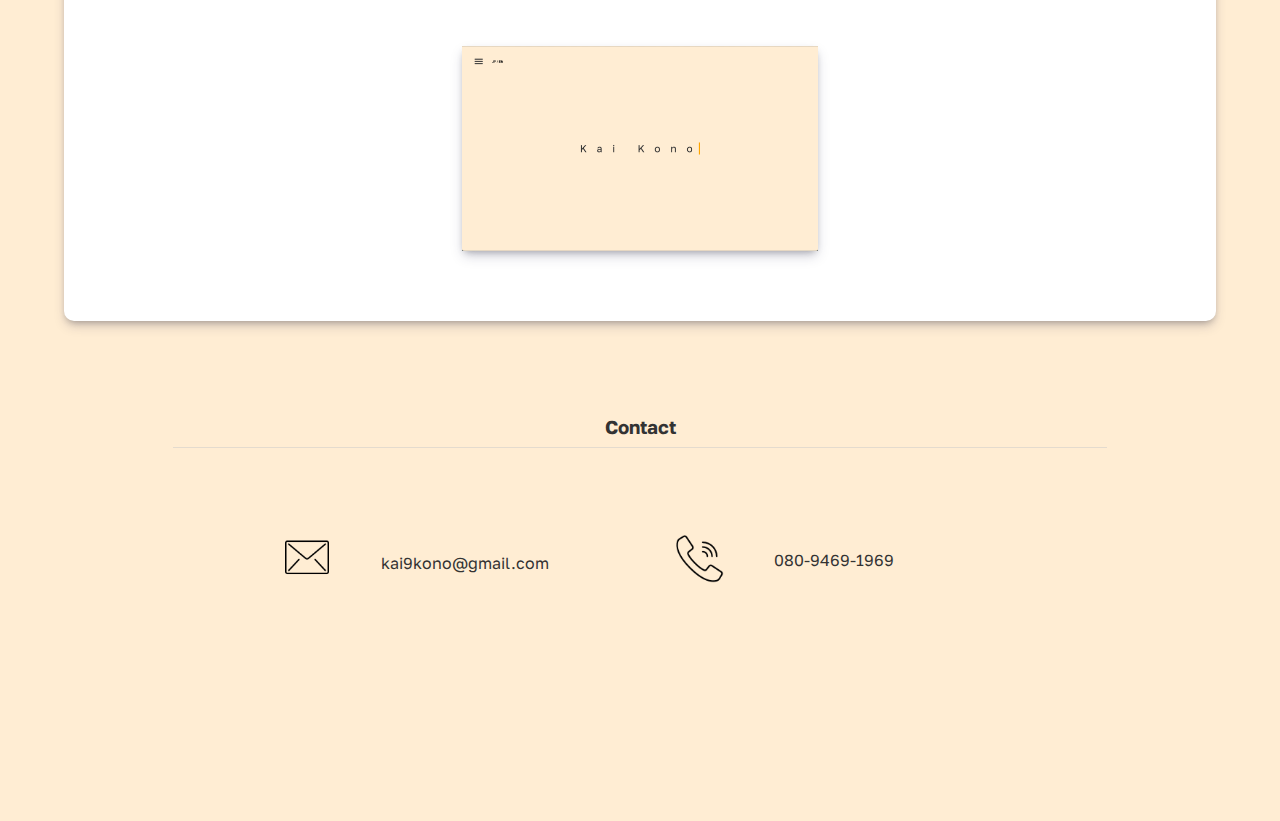
<file: en.html>
<!DOCTYPE html>
<html lang="en">
    <head>
        <meta charset="UTF-8">
        <link rel="stylesheet" href="./styles/reset.css">
        <link rel="stylesheet" href="./styles/style.css">
        <link rel="preconnect" href="https://fonts.googleapis.com">
        <link rel="preconnect" href="https://fonts.gstatic.com" crossorigin>
        <link rel="image_src" href="./assets/images/thumbnail.png">
        <link rel="icon" type="image/x-icon" href="./assets/images/portrait-icon.ico"/>
        <link href="https://fonts.googleapis.com/css2?family=Golos+Text&display=swap" rel="stylesheet">
        <title>Kai Kono - Portfolio (EN)</title>
    </head>
    <header class="header">
        <nav role="navigation">
            <div id="menuToggle">
                <input type="checkbox" />
                    <span></span>
                    <span></span>
                    <span></span>
                <ul id="menu">
                    <button onclick="scrollToAboutMe()"><li>About Me</li></button>
                    <button onclick="scrollToQualifications()"><li>Skills</li></button>
                    <button onclick="scrollToStudies()"><li>Studies</li></button>
                    <button onclick="scrollToContact()"><li>Contact</li></button>
                </ul>
            </div>
            <span class="toggle-language"><button><a href="./index.html"> JP / <strong>EN</strong> </a></button></span>
        </nav>
    </header>
    <body>
        <div class="main">
            <div class="introduction">
               <span class="name-container">
                    <p class="name">
                    Kai Kono
                    </p>
                 </span>
            </div>
            <div class="biography">
                <span id="bio-text">
                    <p id="aboutme">About Me</p>
                    <p class="bio">I was born in Tokyo in 2003, and was raised in California from the age of 7 to 13. After returning, I entered Tokyo Gakugei University International Secondary School. After graduation, I left Tokyo to attend Kwansei Gakuin University in Hyogo. My hobbies are PC gaming and driving.</p>    
                    <br/>
                    <br/>
                    <p class="bio">I have always been into creation, and sice I had experience in coding, I decided to major in architecture where I could utilize my skills fully. However, even during architectural design, I found myself fiddling with various softwares and programs, which led me to realize that I wanted to pursure in digital design. Specifically, I desire to pursure UI/UX design, since the field has much in common with architecture.</p> 
                    <br/>
                    <br/>
                    <p class="bio">My favorite type of design is simple, natural, and easy on the eyes.</p>
                </span>
                <span id="portrait"></span>
            </div>
            <div class="qualifications-bg">
                <div class="qualifications">
                    <h3 class="entry" id="qualifications">Skills</h3>
                    <br/>
                        <span class="qualifications-entry">
                            <span class="qualification-img">
                                <img src="./assets/images/language.png">
                            </span>
                            <span class="qualification-text">
                                <h3>TOEFL 110</h3>
                                <h3>TOEIC 985</h3>
                                <h3 id="eiken">Eiken Grade 1</h3>
                                <p>From my experience of living in the United States, I have acquired native level English. To this day, I keep contact with friends to maintain and improve my English skills. Through acquiring another language, I believe I learned to be more open-minded.</p>
                            </span>
                        </span> 
                        <span class="qualifications-entry">
                            <span class="qualification-img">
                                <img src="./assets/images/coding_language.png">
                            </span>
                            <span class="qualification-text">
                                <h3>HTML / CSS / JavaScript</h3>
                                <p>I learned HTML / CSS at a coding school I attended in the U.S. when I was in elementary school, and I learned Javascript on my own. This portfolio website is built purely with HTML, CSS, and JS.</p>
                            </span>
                        </span>
                        <span class="qualifications-entry">
                            <span class="qualification-img">
                                <img src="./assets/images/illustrator_logo.png">
                            </span>
                            <span class="qualification-text">
                                <h3>Design Tools</h3>
                                <p>I am able to use various design softwares such as Illustrator, Photoshop, and Figma. I learned how to use Adobe Softwares through creating posters and presentation boards in my university classes. Although I am still learning, I am able to create simple posters and presentations efficiently.</p>
                            </span>
                        </span>
                        <span class="qualifications-entry">
                            <span class="qualification-img">
                                <img src="./assets/images/cad_logo.png">
                            </span>
                            <span class="qualification-text">
                                <h3>CAD / BIM</h3>
                                <p>I excel in using AutoCAD, Revit, and Rhinoceros. Although these softwares are professional ones specifically used in architecture, through learning these tools, I learned the perspectives and basics of 3D modeling and design.</p>
                            </span>
                        </span>
                        <!-- <span class="qualifications-entry">
                            <span class="qualification-img">
                                <img src="./assets/images/ChatGPT_logo.png">
                            </span>
                            <span class="qualification-text">
                                <h3>AI</h3>
                                <p>Not only am I able to utilize text generation AI tools, but I am also capable of using image generation AI such as Midjourney and Stable Diffusion.</p>
                            </span>
                        </span>  -->
                </div>
            </div>
            <div class="studies-bg" id="studies">
                <div class="studies">
                    <h3 class="entry">Studies</h3>
                    <div class="study-img">
                        <a href="./study4-en.html"><img src="./assets/images/project_6_1.png"></a>
                    </div>
                    <div class="study-img">
                        <a href="./study2-en.html"><img src="./assets/images/project_3_1.png"></a>
                    </div>
                    <div class="study-img">
                        <a href="./study3-en.html"><img src="./assets/images/portfolio.png"></a>
                    </div>
                </div>
            </div>
                <div class="contact">
                    <div class="entry" id="contact">
                        <h3 class="contact-entry" id="contact">Contact</h3>                        
                    </div>
                    <div class="contact-content">
                        <span class="contact-details">
                            <span class="contact-img">
                                <img src="./assets/images/mail-icon.png">
                            </span>
                            <span id="mail">
                                <a href="mailto:kai9kono@gmail.com">kai9kono@gmail.com</a>
                            </span> 
                        </span>
                        <span class="contact-details">
                            <span class="contact-img">
                                <img src="./assets/images/phone-icon.png"> 
                            </span>
                            <span id="phone">
                                <a href="tel:080-9469-1969">080-9469-1969</p>
                            </span>
                        </span>
                    </div>
                </div>
        </div>
        <script src="./scripts/script.js"></script>
    </body>
</html>
</file>
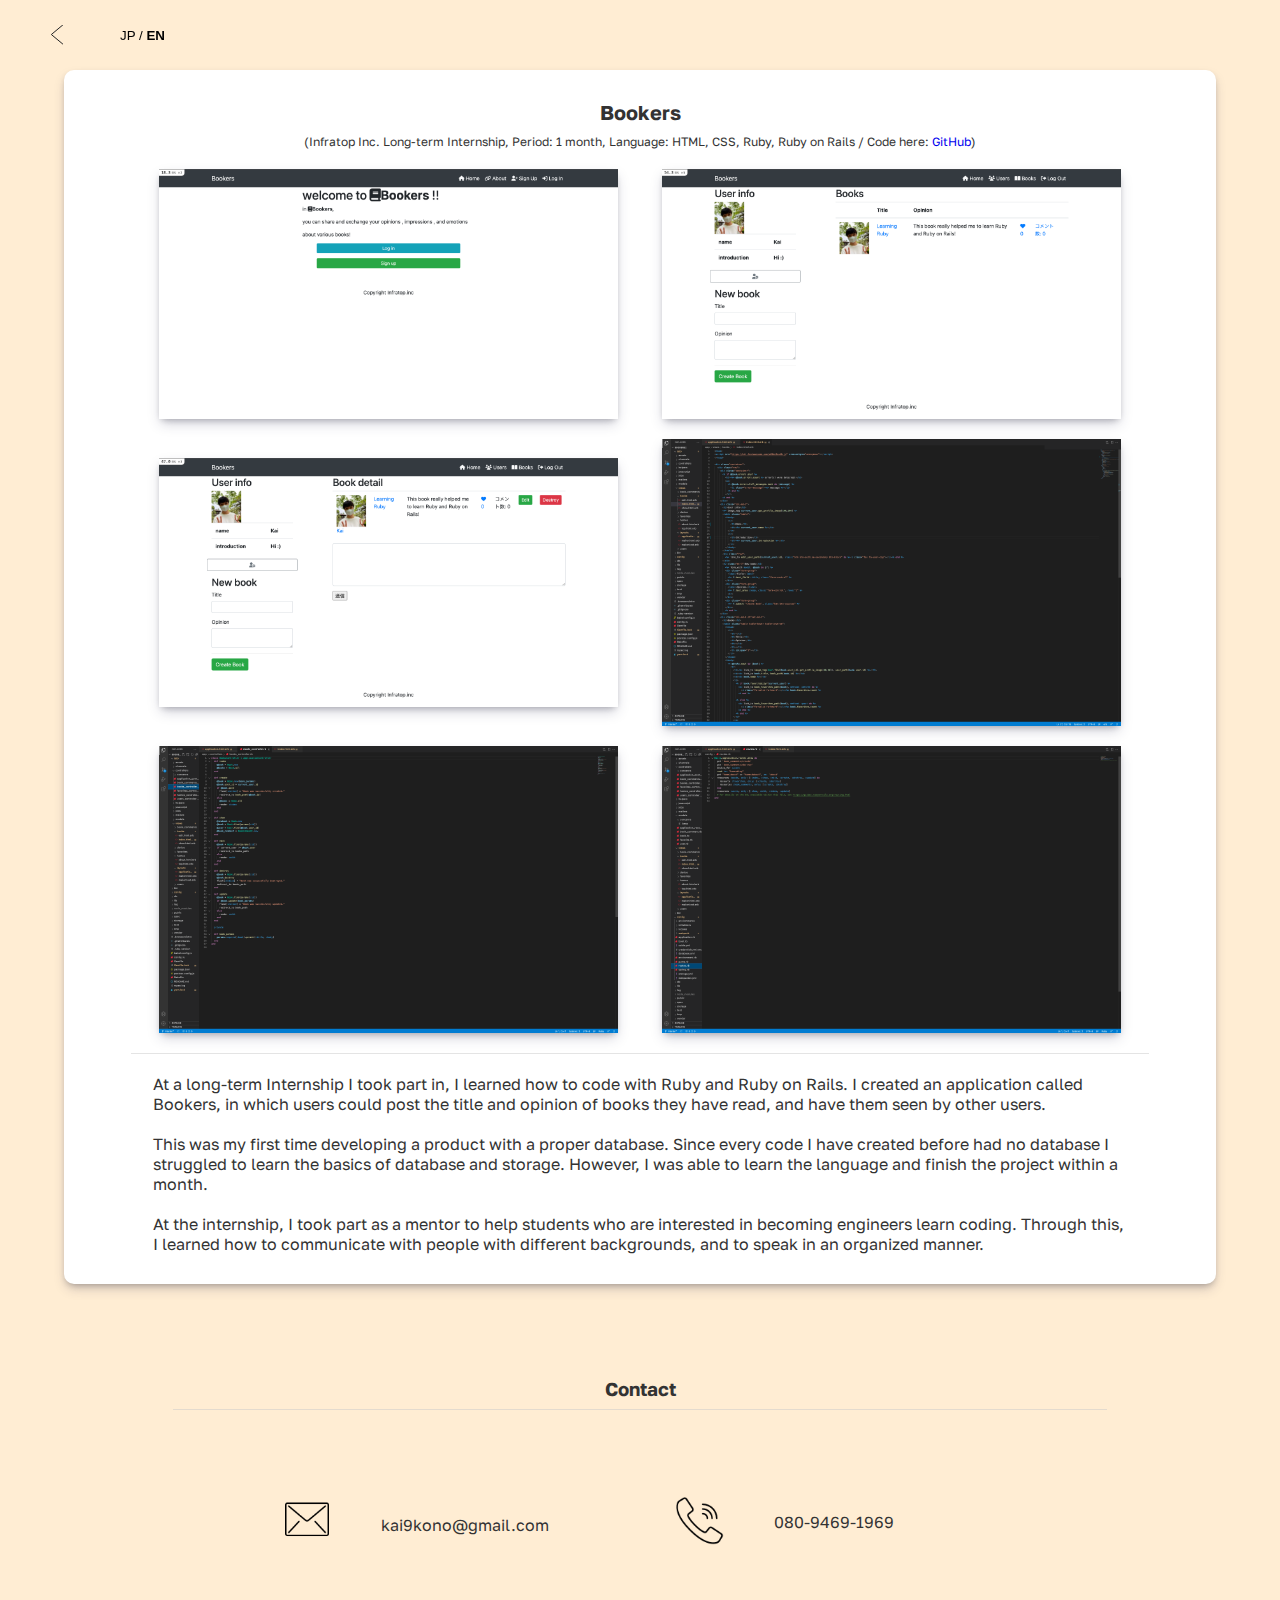
<file: study2-en.html>
<!DOCTYPE html>
<html lang="en">
    <head>
        <meta charset="UTF-8">
        <link rel="stylesheet" href="./styles/reset.css">
        <link rel="stylesheet" href="./styles/style.css">
        <link rel="preconnect" href="https://fonts.googleapis.com">
        <link rel="preconnect" href="https://fonts.gstatic.com" crossorigin>
        <link rel="image_src" href="./assets/images/thumbnail.png">
        <link rel="icon" type="image/x-icon" href="./assets/images/portrait-icon.ico"/>
        <link href="https://fonts.googleapis.com/css2?family=Golos+Text&display=swap" rel="stylesheet">
        <title>Kai Kono - Portfolio (EN)</title>
    </head>
    <header class="header">
        <nav role="navigation">
            <div id="back">
                <button class="back-arrow left">
                    <a href="./en.html#studies">
                    <svg width="15px" height="20px" viewBox="0 0 50 80" xml:space="preserve">
                      <polyline fill="none" stroke="#232323" stroke-width="1" stroke-linecap="round" stroke-linejoin="round" points="45.63,75.8 0.375,38.087 45.63,0.375 "/>
                    </svg>  
                    </a>
                  </button>
            </div>
            <span class="toggle-language"><button><a href="./study2.html"> JP / <strong>EN</strong> </a></button></span>
        </nav>
    </header>
    <body>
        <div class="main" id="main-page2">
            <div class="studies-bg" id="page2">

                <p class="studies-entry">Bookers</p>
                <p id="studies6"> (Infratop Inc. Long-term Internship, Period: 1 month, Language: HTML, CSS, Ruby, Ruby on Rails / Code here: <a href="https://www.github.com/kai9kono/bookers2" target="_blank">GitHub</a>) </p>

                <div class="studies-img">
                    <img class="studies-img1" src="./assets/images/project_3_1.png">
                    <img class="studies-img1" src="./assets/images/project_3_2.png">
                    <img class="studies-img1" src="./assets/images/project_3_3.png">
                    <img class="studies-img1" src="./assets/images/project_3_4.png">
                    <img class="studies-img1" src="./assets/images/project_3_5.png">
                    <img class="studies-img1" src="./assets/images/project_3_6.png">
                </div>

                
                <div class="studies-content">
                    <p id="studies-text">At a long-term Internship I took part in, I learned how to code with Ruby and Ruby on Rails. I created an application called Bookers, in which users could post the title and opinion of books they have read, and have them seen by other users.</p>
                    <br/>
                    <p id="studies-text">This was my first time developing a product with a proper database. Since every code I have created before had no database I struggled to learn the basics of database and storage. However, I was able to learn the language and finish the project within a month.</p>
                    <br/>
                    <p id="studies-text">At the internship, I took part as a mentor to help students who are interested in becoming engineers learn coding. Through this, I learned how to communicate with people with different backgrounds, and to speak in an organized manner.</p>
                </div>

            </div>
                <div class="contact">
                    <div class="entry" id="contact">
                        <h3 class="contact-entry" id="contact">Contact</h3>                        
                    </div>
                    <div class="contact-content">
                        <span class="contact-details">
                            <span class="contact-img">
                                <img src="./assets/images/mail-icon.png">
                            </span>
                            <span id="mail">
                                <a href="mailto:kai9kono@gmail.com">kai9kono@gmail.com</a>
                            </span> 
                        </span>
                        <span class="contact-details">
                            <span class="contact-img">
                                <img src="./assets/images/phone-icon.png"> 
                            </span>
                            <span id="phone">
                                <a href="tel:080-9469-1969">080-9469-1969</p>
                            </span>
                        </span>
                    </div>
                </div>
        </div>
        <script src="./scripts/script.js"></script>
    </body>
</html>
</file>
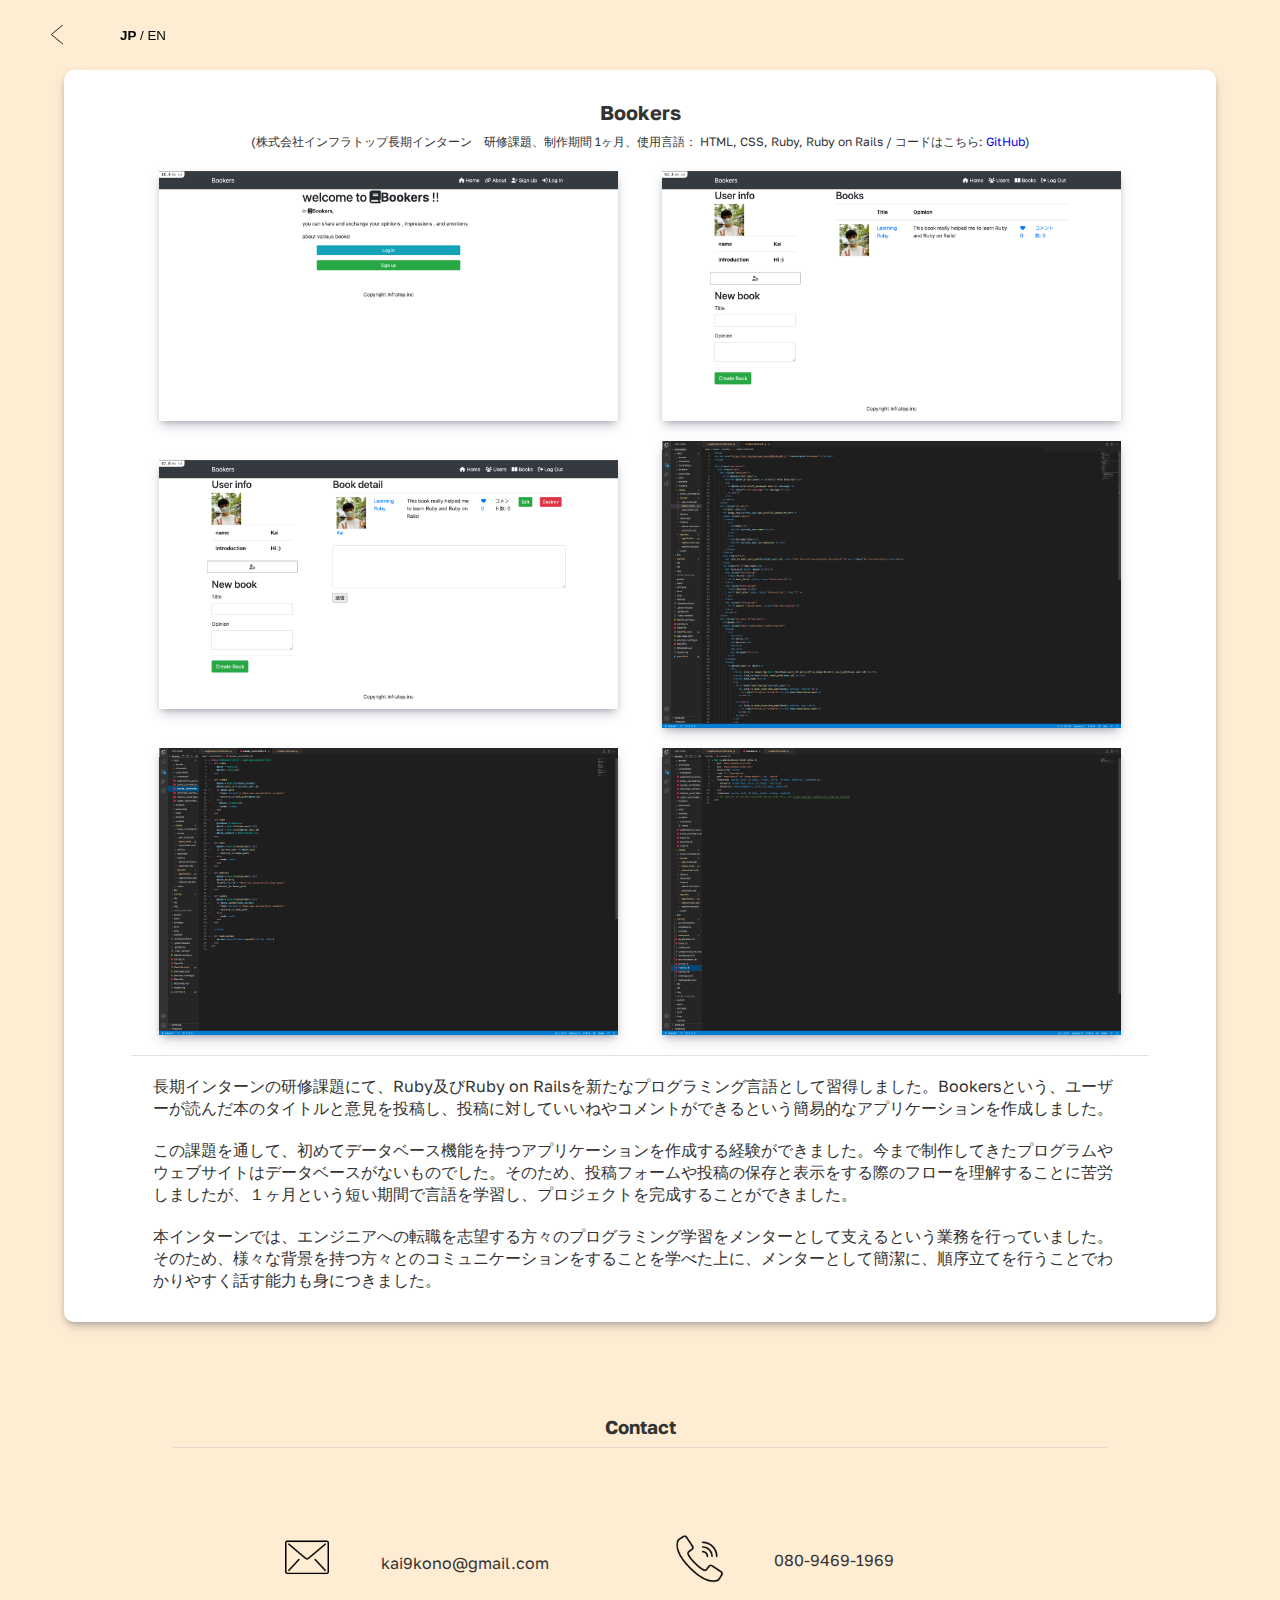
<file: study2.html>
<!DOCTYPE html>
<html lang="en">
    <head>
        <meta charset="UTF-8">
        <link rel="stylesheet" href="./styles/reset.css">
        <link rel="stylesheet" href="./styles/style.css">
        <link rel="preconnect" href="https://fonts.googleapis.com">
        <link rel="preconnect" href="https://fonts.gstatic.com" crossorigin>
        <link rel="image_src" href="./assets/images/thumbnail.png">
        <link rel="icon" type="image/x-icon" href="./assets/images/portrait-icon.ico"/>
        <link href="https://fonts.googleapis.com/css2?family=Golos+Text&display=swap" rel="stylesheet">
        <title>Kai Kono - Portfolio (JP)</title>
    </head>
    <header class="header">
        <nav role="navigation">
            <div id="back">
                <button class="back-arrow left">
                    <a href="./en.html#studies">
                    <svg width="15px" height="20px" viewBox="0 0 50 80" xml:space="preserve">
                      <polyline fill="none" stroke="#232323" stroke-width="1" stroke-linecap="round" stroke-linejoin="round" points="45.63,75.8 0.375,38.087 45.63,0.375 "/>
                    </svg>  
                    </a>
                  </button>
            </div>
            <span class="toggle-language"><button><a href="./study2-en.html"> <strong>JP</strong> / EN </a></button></span>
        </nav>
    </header>
    <body>
        <div class="main" id="main-page2">
            <div class="studies-bg" id="page2">

                <p class="studies-entry">Bookers</p>
                <p id="studies6"> (株式会社インフラトップ長期インターン　研修課題、制作期間 1ヶ月、使用言語： HTML, CSS, Ruby, Ruby on Rails / コードはこちら: <a href="https://www.github.com/kai9kono/bookers2" target="_blank">GitHub</a>)</p>

                <div class="studies-img">
                    <img class="studies-img1" src="./assets/images/project_3_1.png">
                    <img class="studies-img1" src="./assets/images/project_3_2.png">
                    <img class="studies-img1" src="./assets/images/project_3_3.png">
                    <img class="studies-img1" src="./assets/images/project_3_4.png">
                    <img class="studies-img1" src="./assets/images/project_3_5.png">
                    <img class="studies-img1" src="./assets/images/project_3_6.png">
                </div>

                
                <div class="studies-content">
                    <p id="studies-text">長期インターンの研修課題にて、Ruby及びRuby on Railsを新たなプログラミング言語として習得しました。Bookersという、ユーザーが読んだ本のタイトルと意見を投稿し、投稿に対していいねやコメントができるという簡易的なアプリケーションを作成しました。</p>
                    <br/>
                    <p id="studies-text">この課題を通して、初めてデータベース機能を持つアプリケーションを作成する経験ができました。今まで制作してきたプログラムやウェブサイトはデータベースがないものでした。そのため、投稿フォームや投稿の保存と表示をする際のフローを理解することに苦労しましたが、１ヶ月という短い期間で言語を学習し、プロジェクトを完成することができました。</p>
                    <br/>
                    <p id="studies-text">本インターンでは、エンジニアへの転職を志望する方々のプログラミング学習をメンターとして支えるという業務を行っていました。そのため、様々な背景を持つ方々とのコミュニケーションをすることを学べた上に、メンターとして簡潔に、順序立てを行うことでわかりやすく話す能力も身につきました。</p>
                </div>

            </div>
                <div class="contact">
                    <div class="entry" id="contact">
                        <h3 class="contact-entry" id="contact">Contact</h3>                        
                    </div>
                    <div class="contact-content">
                        <span class="contact-details">
                            <span class="contact-img">
                                <img src="./assets/images/mail-icon.png">
                            </span>
                            <span id="mail">
                                <a href="mailto:kai9kono@gmail.com">kai9kono@gmail.com</a>
                            </span> 
                        </span>
                        <span class="contact-details">
                            <span class="contact-img">
                                <img src="./assets/images/phone-icon.png"> 
                            </span>
                            <span id="phone">
                                <a href="tel:080-9469-1969">080-9469-1969</p>
                            </span>
                        </span>
                    </div>
                </div>
        </div>
        <script src="./scripts/script.js"></script>
    </body>
</html>
</file>
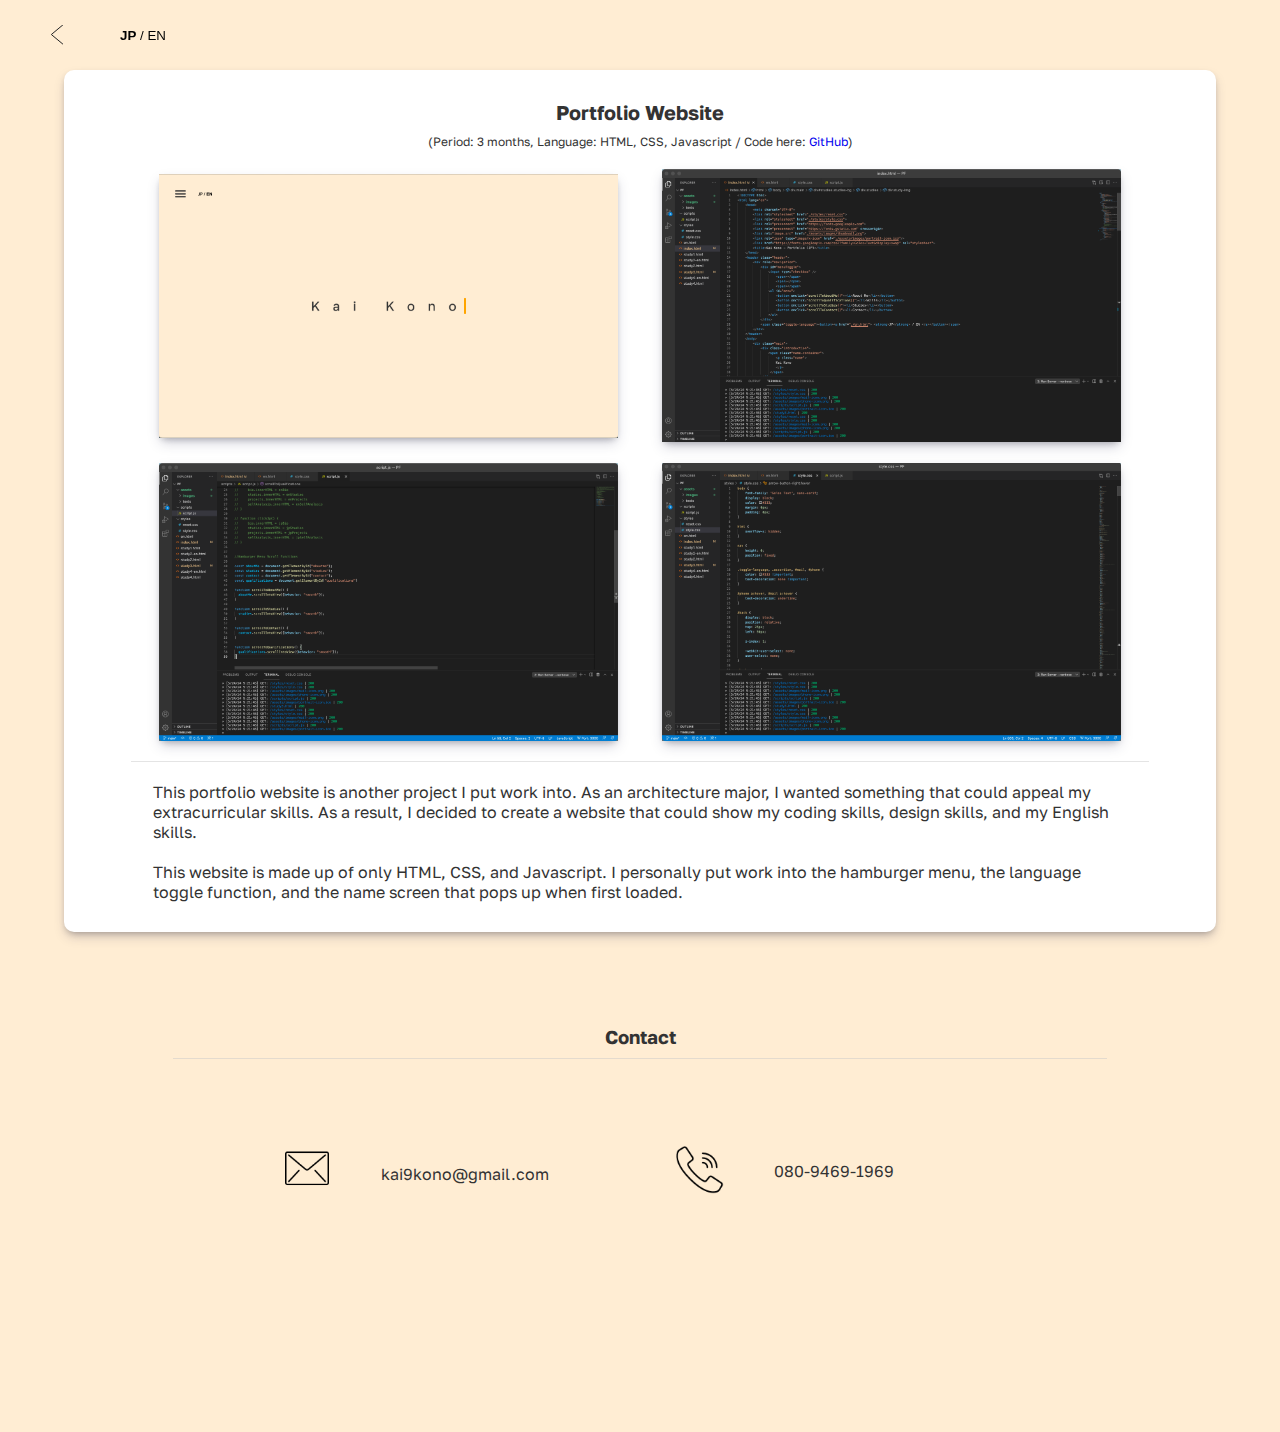
<file: study3-en.html>
<!DOCTYPE html>
<html lang="en">
    <head>
        <meta charset="UTF-8">
        <link rel="stylesheet" href="./styles/reset.css">
        <link rel="stylesheet" href="./styles/style.css">
        <link rel="preconnect" href="https://fonts.googleapis.com">
        <link rel="preconnect" href="https://fonts.gstatic.com" crossorigin>
        <link rel="image_src" href="./assets/images/thumbnail.png">
        <link rel="icon" type="image/x-icon" href="./assets/images/portrait-icon.ico"/>
        <link href="https://fonts.googleapis.com/css2?family=Golos+Text&display=swap" rel="stylesheet">
        <title>Kai Kono - Portfolio (EN)</title>
    </head>
    <header class="header">
        <nav role="navigation">
            <div id="back">
                <button class="back-arrow left">
                    <a href="./en.html#studies">
                    <svg width="15px" height="20px" viewBox="0 0 50 80" xml:space="preserve">
                      <polyline fill="none" stroke="#232323" stroke-width="1" stroke-linecap="round" stroke-linejoin="round" points="45.63,75.8 0.375,38.087 45.63,0.375 "/>
                    </svg>  
                    </a>
                  </button>
            </div>
            <span class="toggle-language"><button><a href="./study3.html"> <strong>JP</strong> / EN </a></button></span>
        </nav>
    </header>
    <body>
        <div class="main" id="main-page2">
            <div class="studies-bg" id="page2">

                <p class="studies-entry">Portfolio Website</p>
                <p id="studies6"> (Period: 3 months, Language: HTML, CSS, Javascript / Code here: <a href="https://www.github.com/kai9kono/portfolio" target="_blank">GitHub</a>)</p>

                <div class="studies-img">
                    <img class="studies-img1" src="./assets/images/portfolio.png">
                    <img class="studies-img1" src="./assets/images/portfolio_1.png">
                    <img class="studies-img1" src="./assets/images/portfolio_2.png">
                    <img class="studies-img1" src="./assets/images/portfolio_3.png">
                </div>

                
                <div class="studies-content">
                    <p id="studies-text">This portfolio website is another project I put work into. As an architecture major, I wanted something that could appeal my extracurricular skills. As a result, I decided to create a website that could show my coding skills, design skills, and my English skills.</p>
                    <br/>
                    <p id="studies-text">This website is made up of only HTML, CSS, and Javascript. I personally put work into the hamburger menu, the language toggle function, and the name screen that pops up when first loaded.</p>
                </div>

            </div>
                <div class="contact">
                    <div class="entry" id="contact">
                        <h3 class="contact-entry" id="contact">Contact</h3>                     
                    </div>
                    <div class="contact-content">
                        <span class="contact-details">
                            <span class="contact-img">
                                <img src="./assets/images/mail-icon.png">
                            </span>
                            <span id="mail">
                                <a href="mailto:kai9kono@gmail.com">kai9kono@gmail.com</a>
                            </span> 
                        </span>
                        <span class="contact-details">
                            <span class="contact-img">
                                <img src="./assets/images/phone-icon.png"> 
                            </span>
                            <span id="phone">
                                <a href="tel:080-9469-1969">080-9469-1969</p>
                            </span>
                        </span>
                    </div>
                </div>
        </div>
        <script src="./scripts/script.js"></script>
    </body>
</html>
</file>
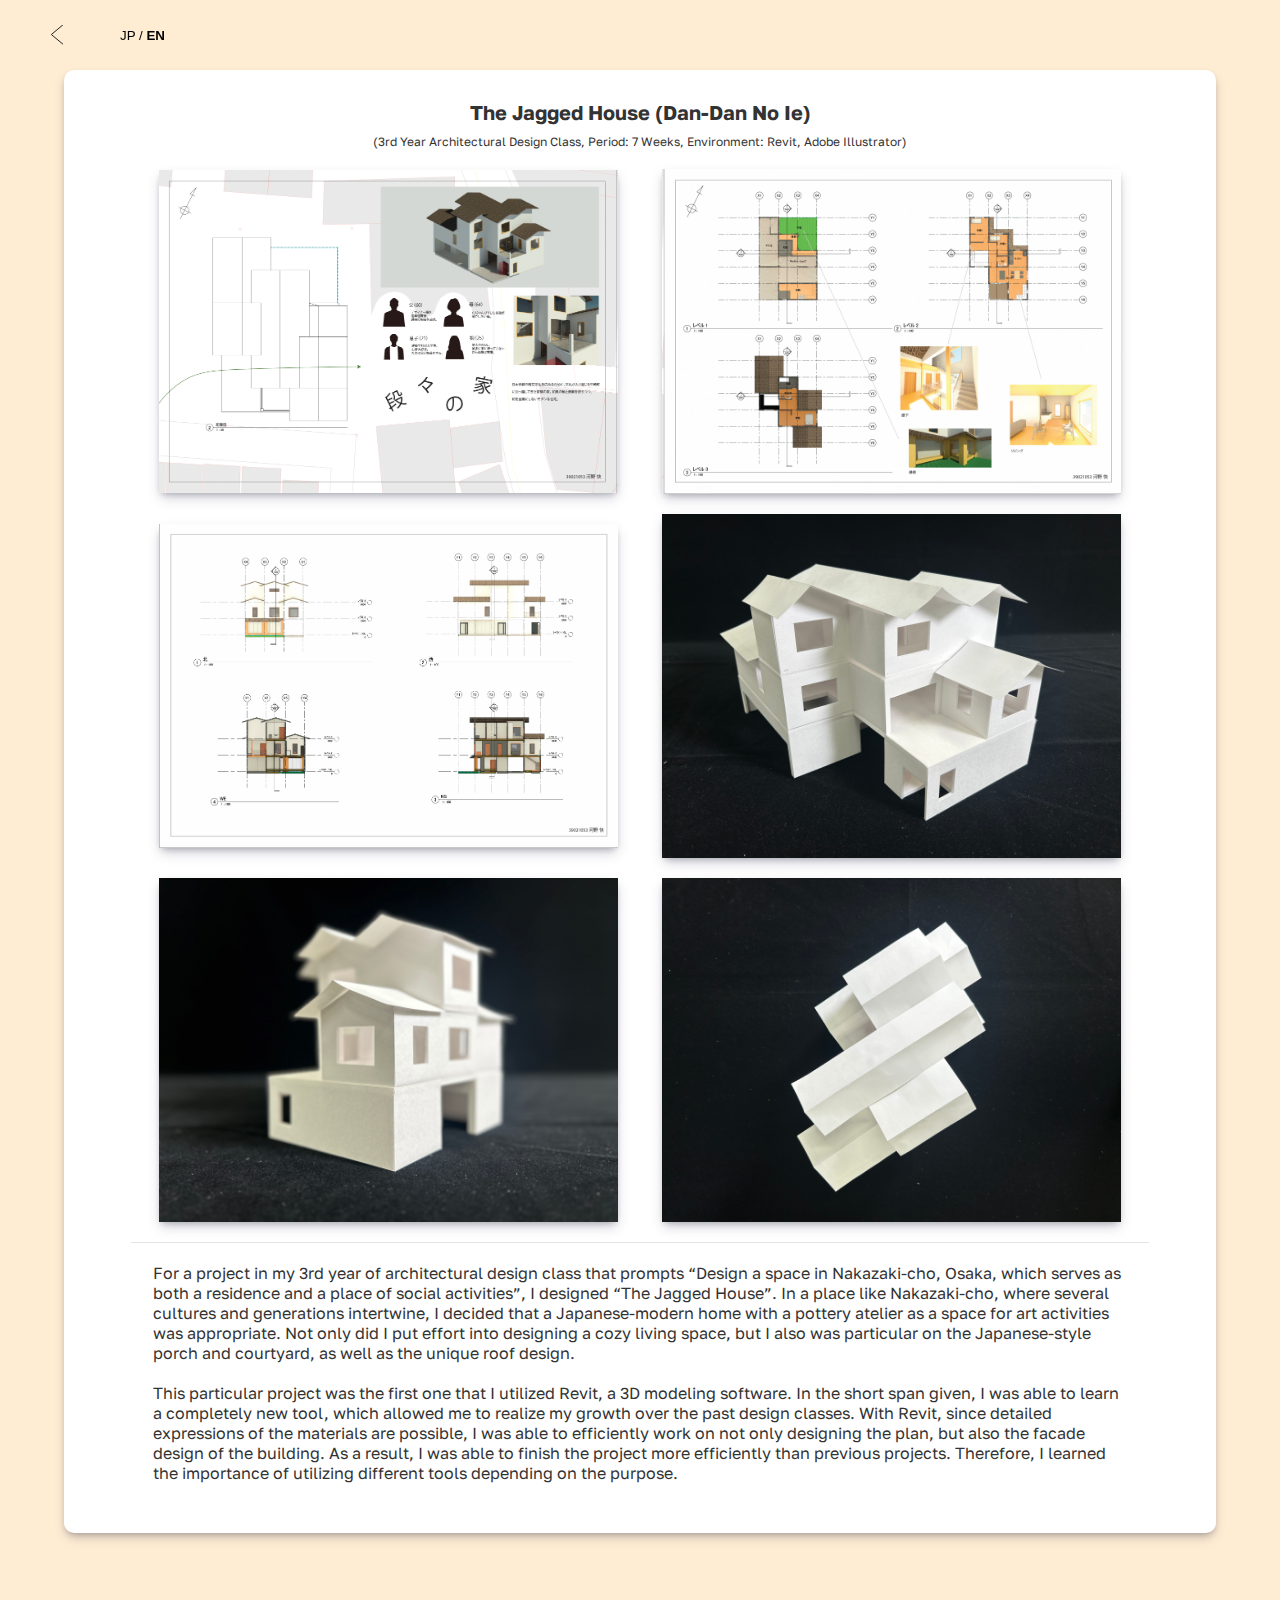
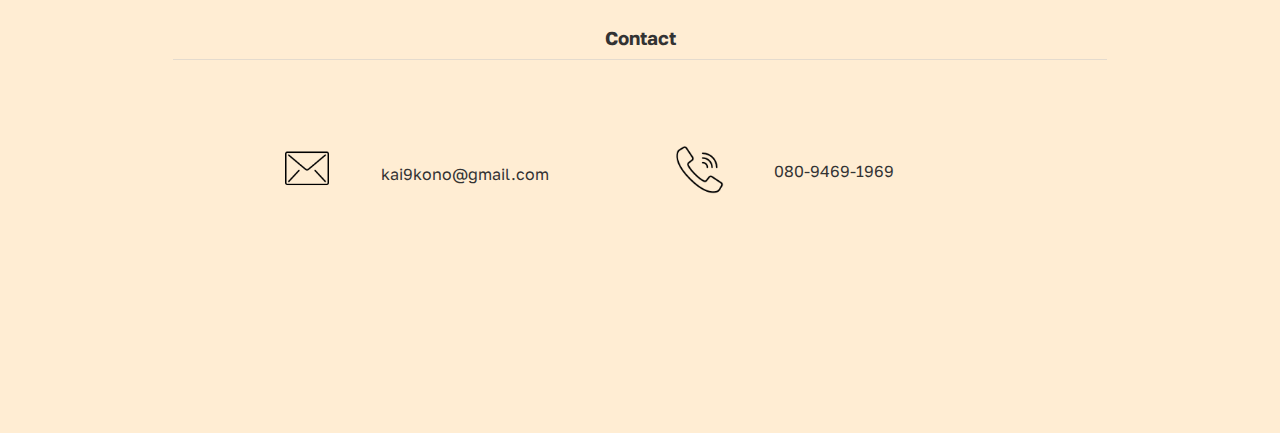
<file: study4-en.html>
<!DOCTYPE html>
<html lang="en">
    <head>
        <meta charset="UTF-8">
        <link rel="stylesheet" href="./styles/reset.css">
        <link rel="stylesheet" href="./styles/style.css">
        <link rel="preconnect" href="https://fonts.googleapis.com">
        <link rel="preconnect" href="https://fonts.gstatic.com" crossorigin>
        <link rel="image_src" href="./assets/images/thumbnail.png">
        <link rel="icon" type="image/x-icon" href="./assets/images/portrait-icon.ico"/>
        <link href="https://fonts.googleapis.com/css2?family=Golos+Text&display=swap" rel="stylesheet">
        <title>Kai Kono - Portfolio (EN)</title>
    </head>
    <header class="header">
        <nav role="navigation">
            <div id="back">
                <button class="back-arrow left">
                    <a href="./en.html#studies">
                    <svg width="15px" height="20px" viewBox="0 0 50 80" xml:space="preserve">
                      <polyline fill="none" stroke="#232323" stroke-width="1" stroke-linecap="round" stroke-linejoin="round" points="45.63,75.8 0.375,38.087 45.63,0.375 "/>
                    </svg>  
                    </a>
                  </button>
            </div>
            <span class="toggle-language"><button><a href="./study4.html"> JP / <strong>EN</strong> </a></button></span>
        </nav>
    </header>
    <body>
        <div class="main" id="main-page2">
            <div class="studies-bg" id="page2">

                <p class="studies-entry">The Jagged House (Dan-Dan No Ie)</p>
                <p id="studies6">(3rd Year Architectural Design Class, Period: 7 Weeks, Environment: Revit, Adobe Illustrator)</p>

                <div class="studies-img">
                    <img class="studies-img1" src="./assets/images/project_6_1.png">
                    <img class="studies-img1" src="./assets/images/project_6_2.png">
                    <img class="studies-img1" src="./assets/images/project_6_3.png">
                    <img class="studies-img1" src="./assets/images/project_6_4.jpg">
                    <img class="studies-img1" src="./assets/images/project_6_5.jpg">
                    <img class="studies-img1" src="./assets/images/project_6_6.jpg">
                </div>

                
                <div class="studies-content">
                    <p id="studies-text">For a project in my 3rd year of architectural design class that prompts “Design a space in Nakazaki-cho, Osaka, which serves as both a residence and a place of social activities”, I designed “The Jagged House”. In a place like Nakazaki-cho, where several cultures and generations intertwine, I decided that a Japanese-modern home with a pottery atelier as a space for art activities was appropriate. Not only did I put effort into designing a cozy living space, but I also was particular on the Japanese-style porch and courtyard, as well as the unique roof design.</p>
                    <br/>
                    <p id="studies-text">This particular project was the first one that I utilized Revit, a 3D modeling software. In the short span given, I was able to learn a completely new tool, which allowed me to realize my growth over the past design classes. With Revit, since detailed expressions of the materials are possible, I was able to efficiently work on not only designing the plan, but also the facade design of the building. As a result, I was able to finish the project more efficiently than previous projects. Therefore, I learned the importance of utilizing different tools depending on the purpose.</p>
                    <br/>
                </div>
            </div>
                <div class="contact">
                    <div class="entry" id="contact">
                        <h3 class="contact-entry" id="contact">Contact</h3>                        
                    </div>
                    <div class="contact-content">
                        <span class="contact-details">
                            <span class="contact-img">
                                <img src="./assets/images/mail-icon.png">
                            </span>
                            <span id="mail">
                                <a href="mailto:kai9kono@gmail.com">kai9kono@gmail.com</a>
                            </span> 
                        </span>
                        <span class="contact-details">
                            <span class="contact-img">
                                <img src="./assets/images/phone-icon.png"> 
                            </span>
                            <span id="phone">
                                <a href="tel:080-9469-1969">080-9469-1969</p>
                            </span>
                        </span>
                    </div>
                </div>
        </div>
        <script src="./scripts/script.js"></script>
    </body>
</html>
</file>
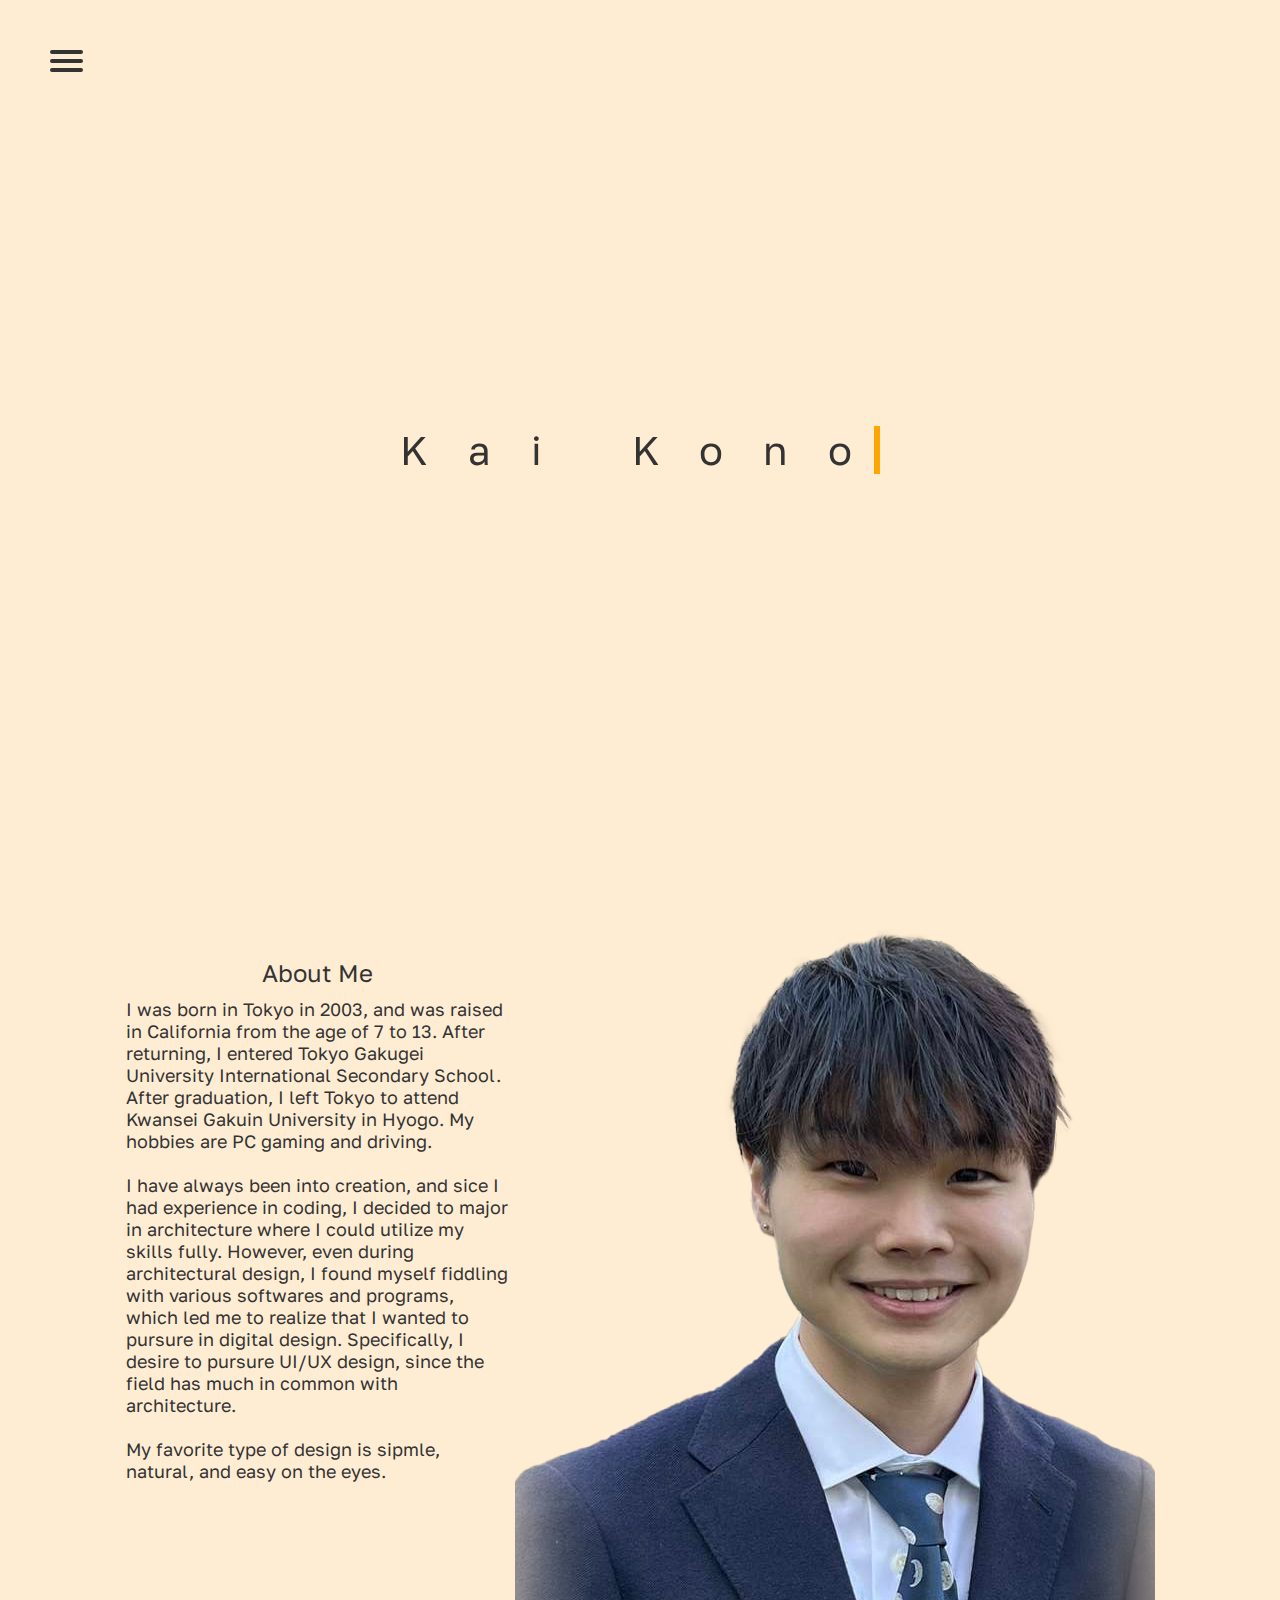
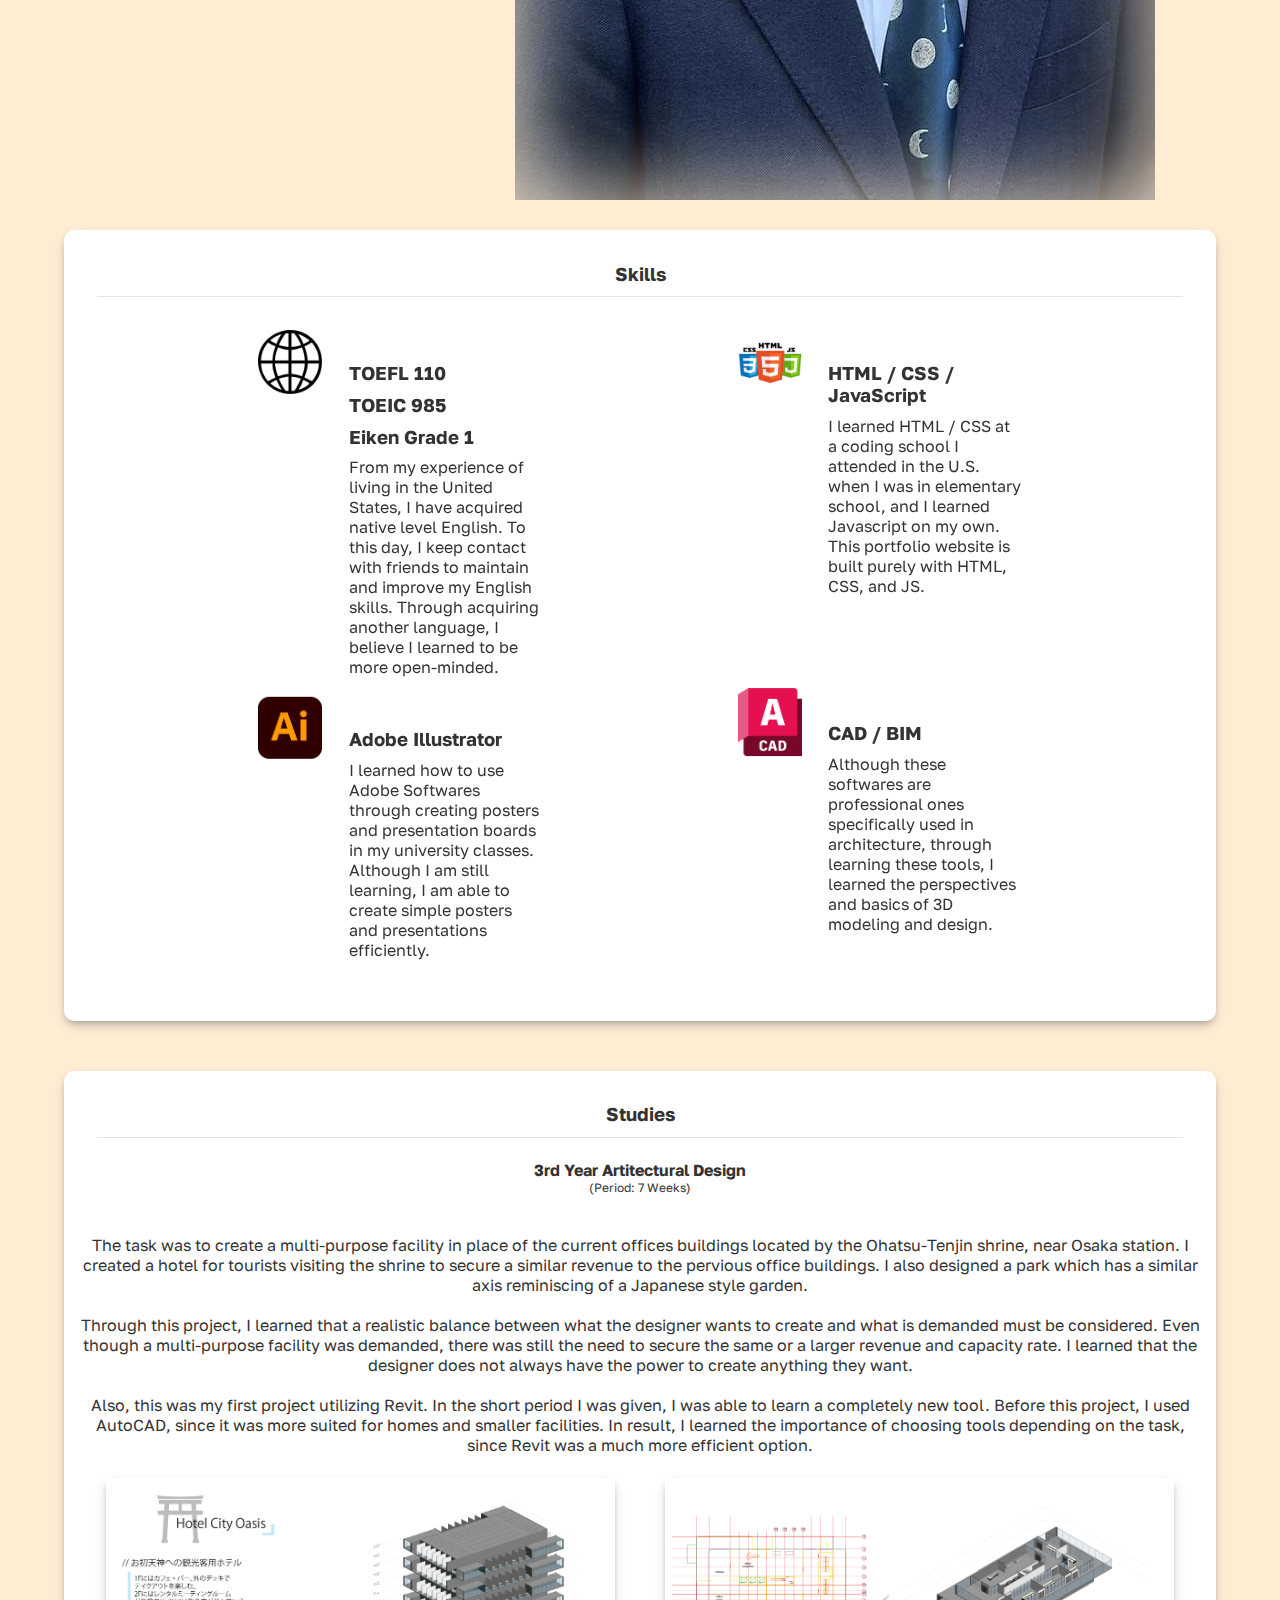
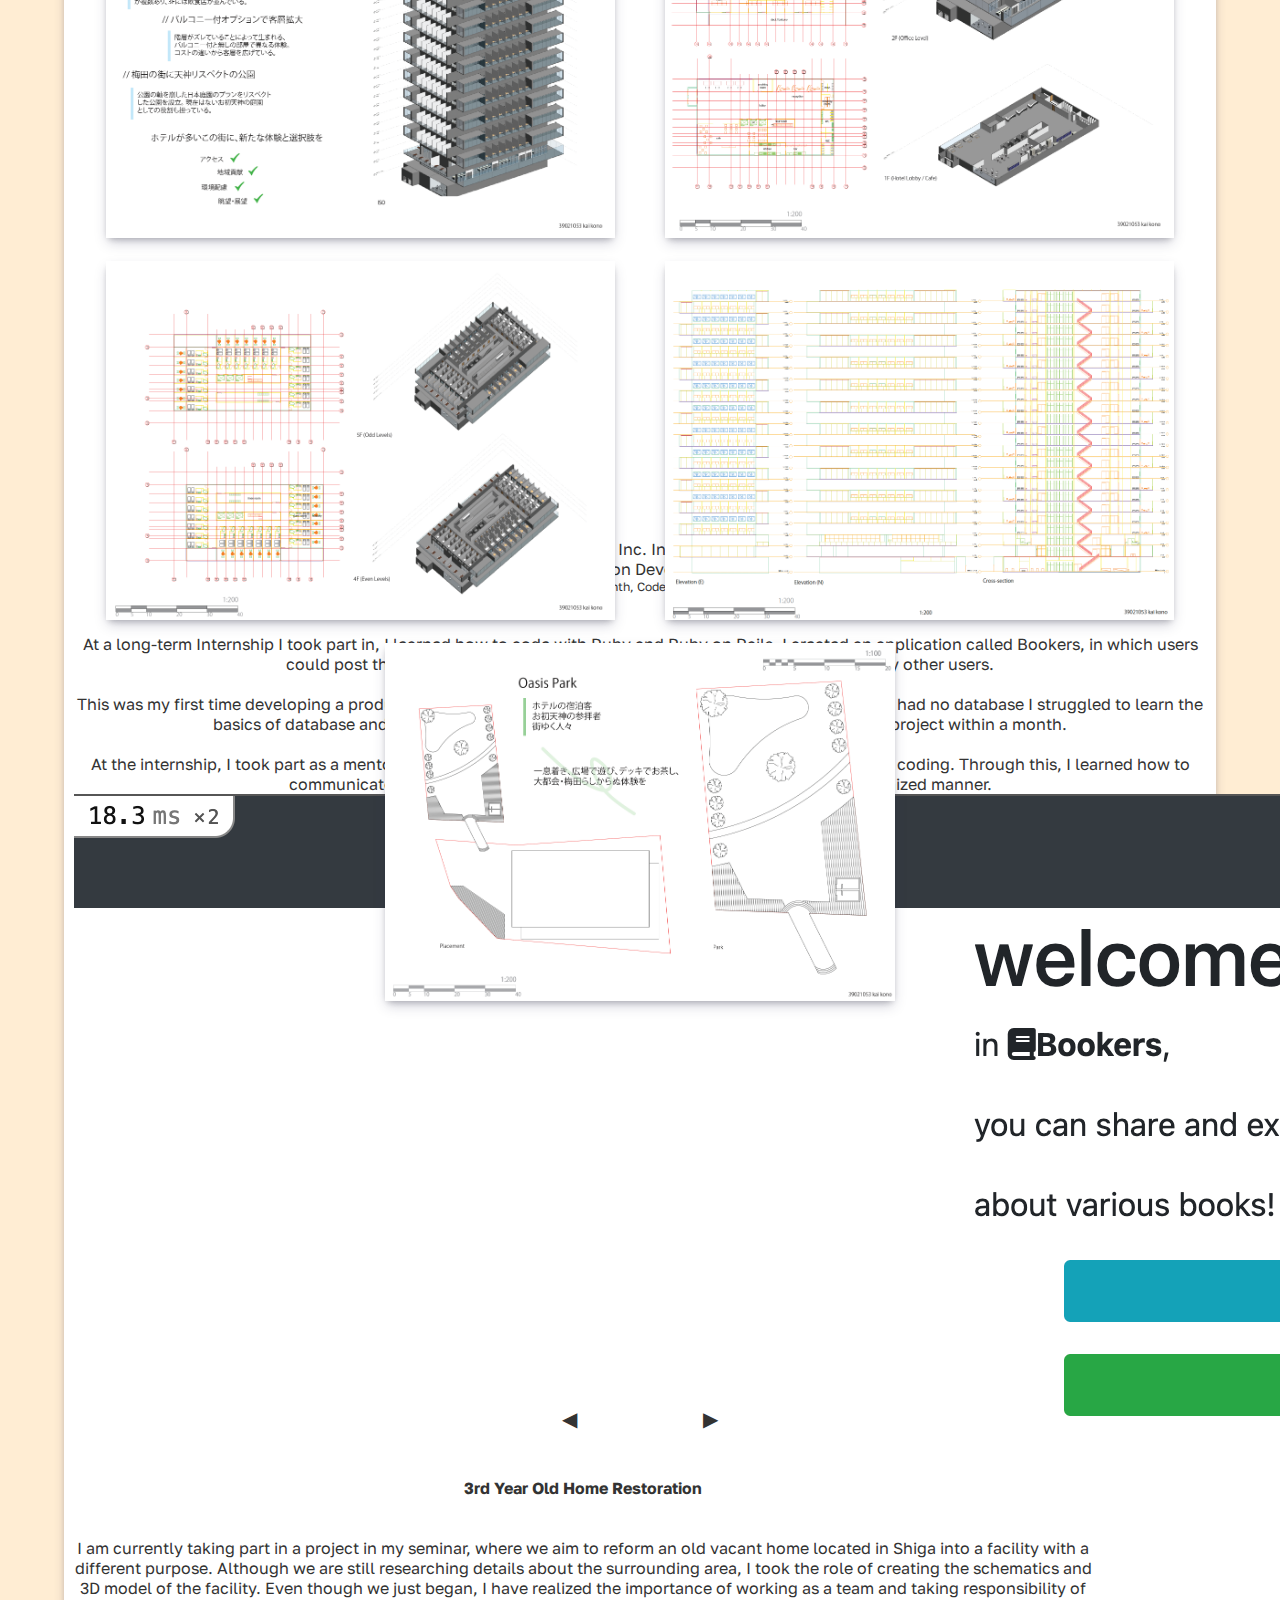
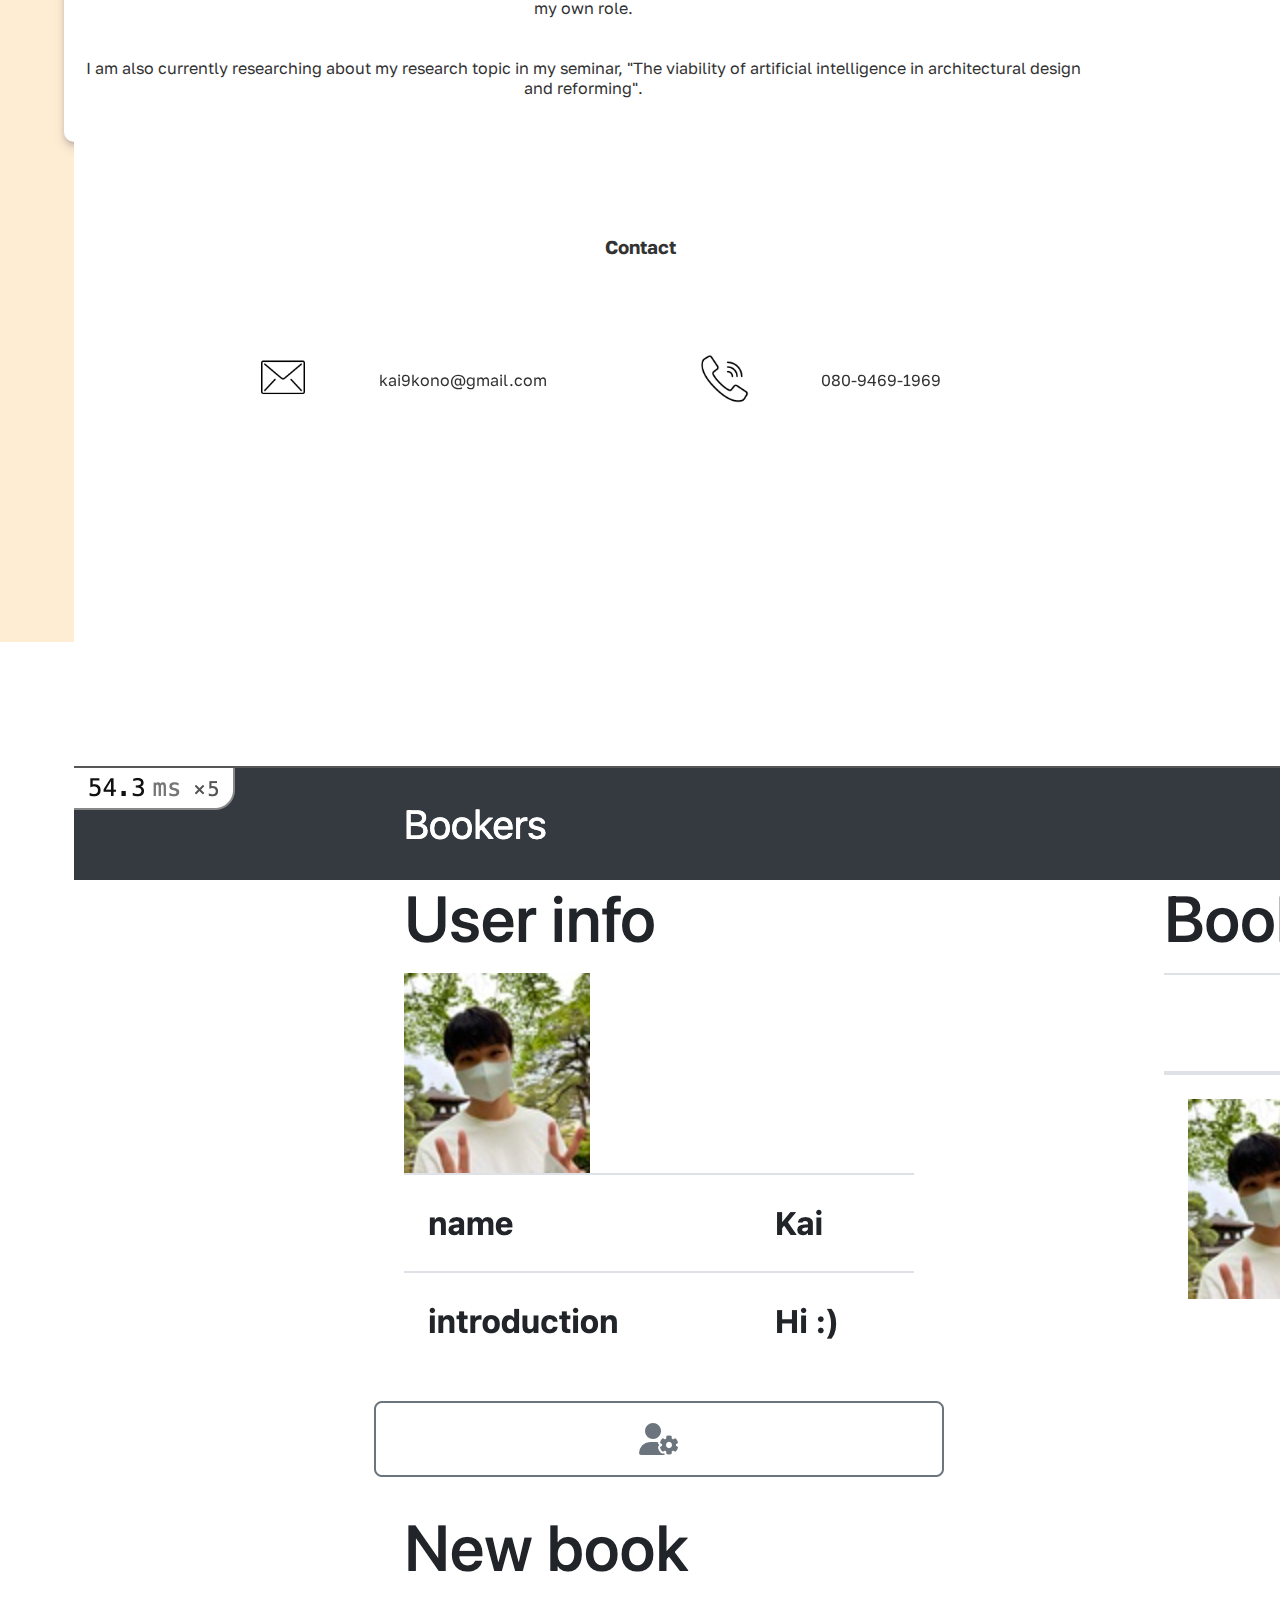
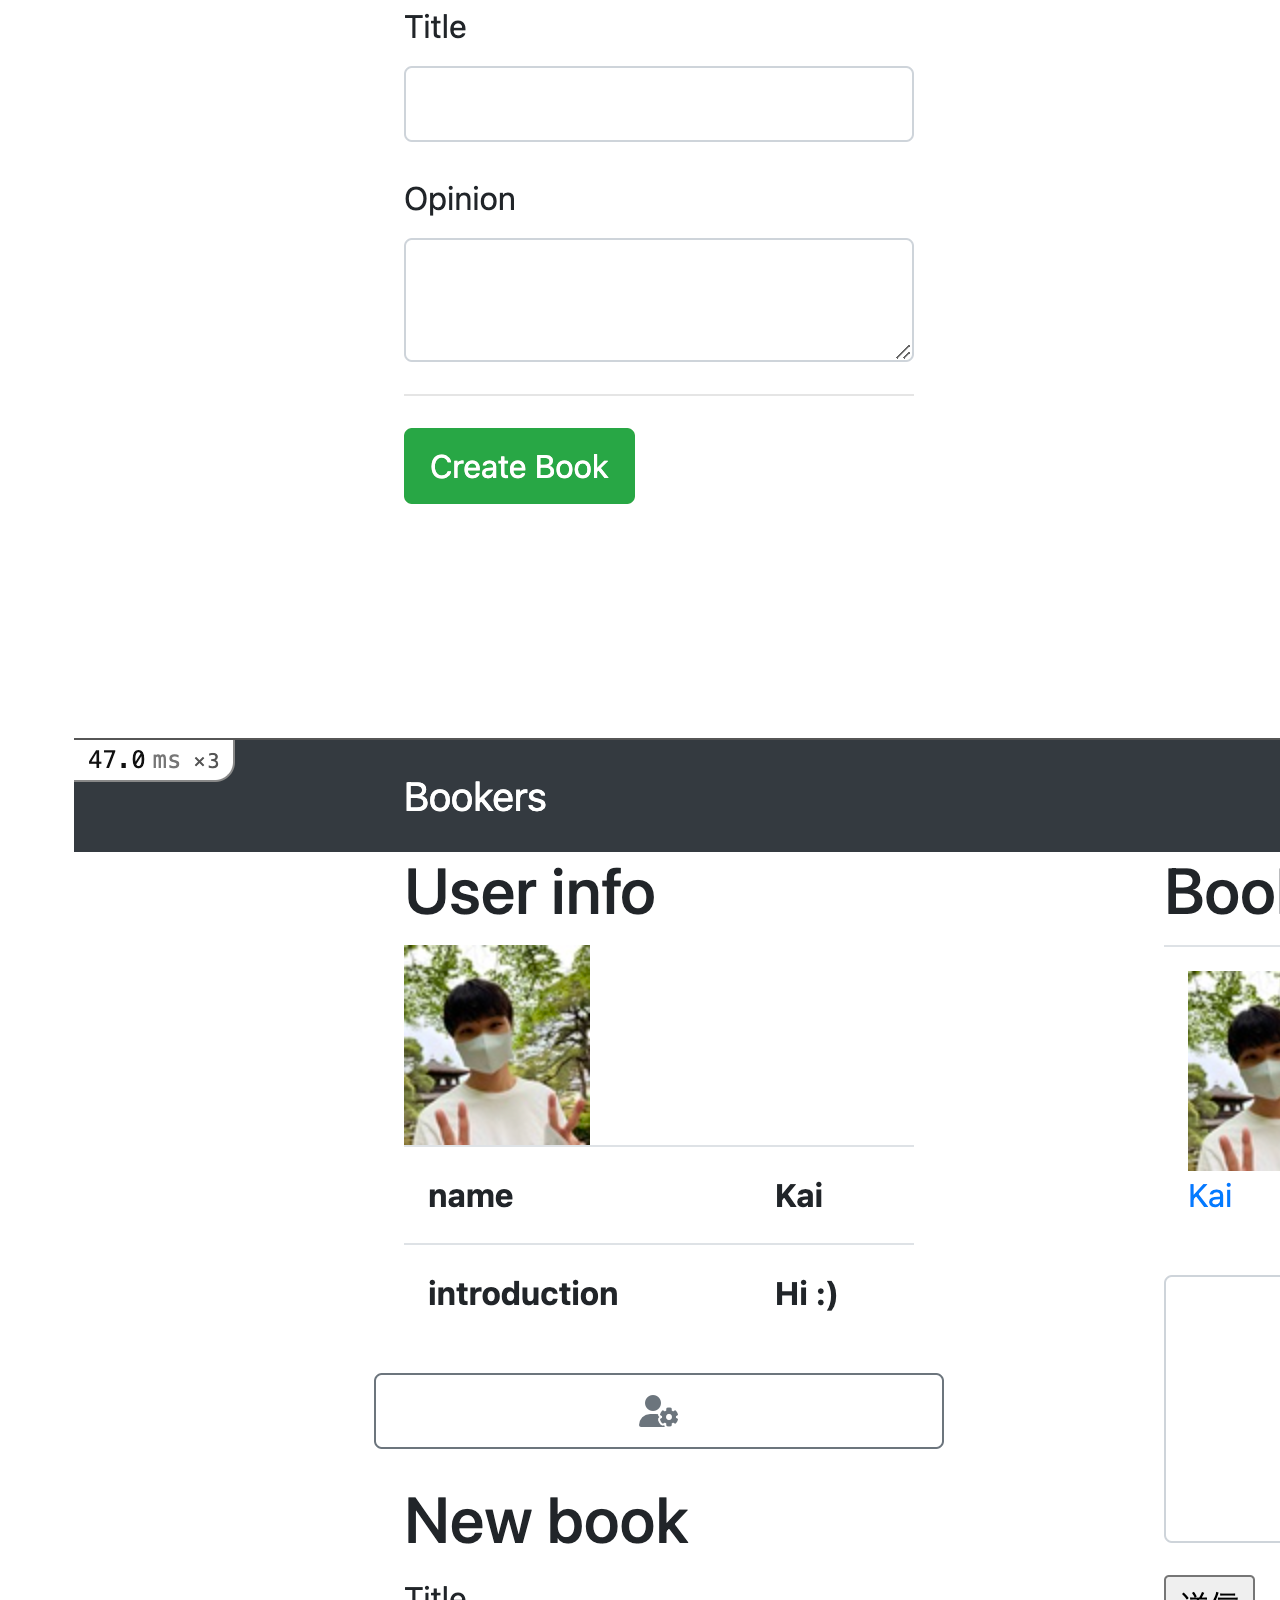
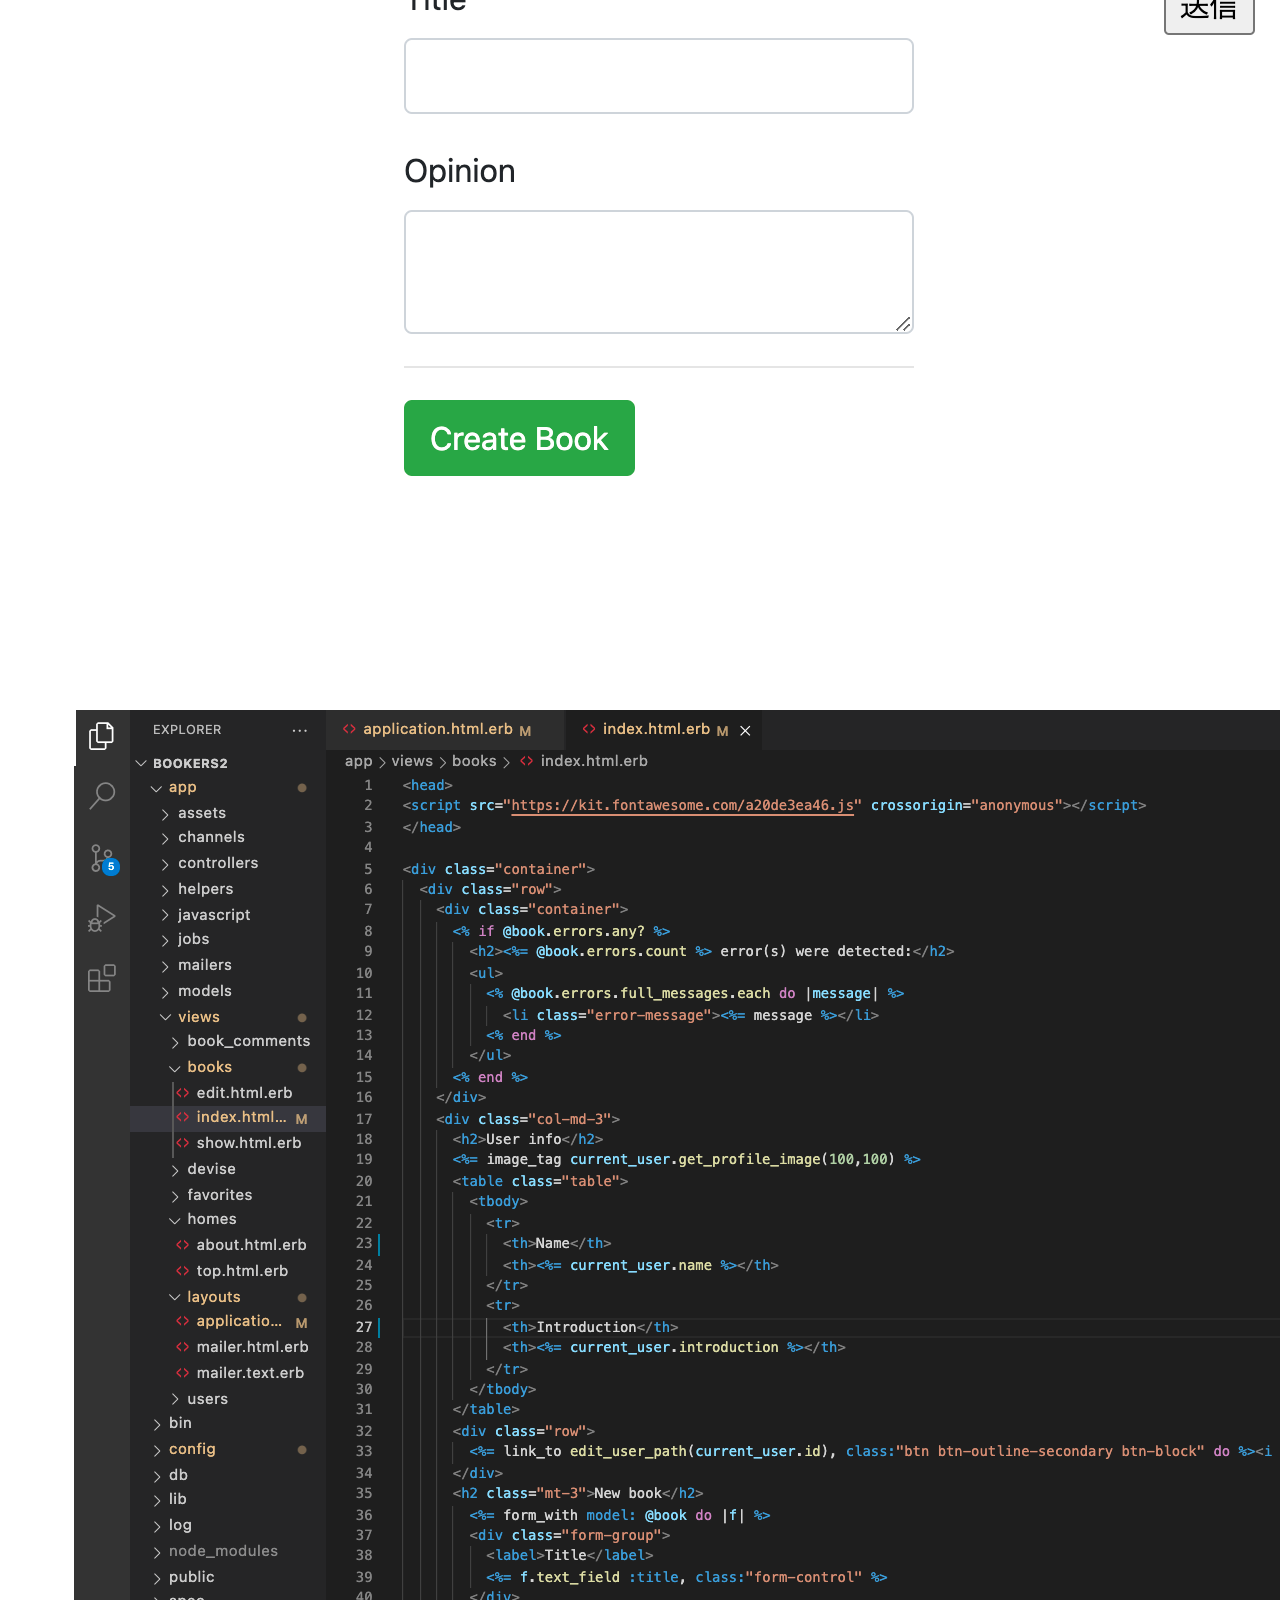
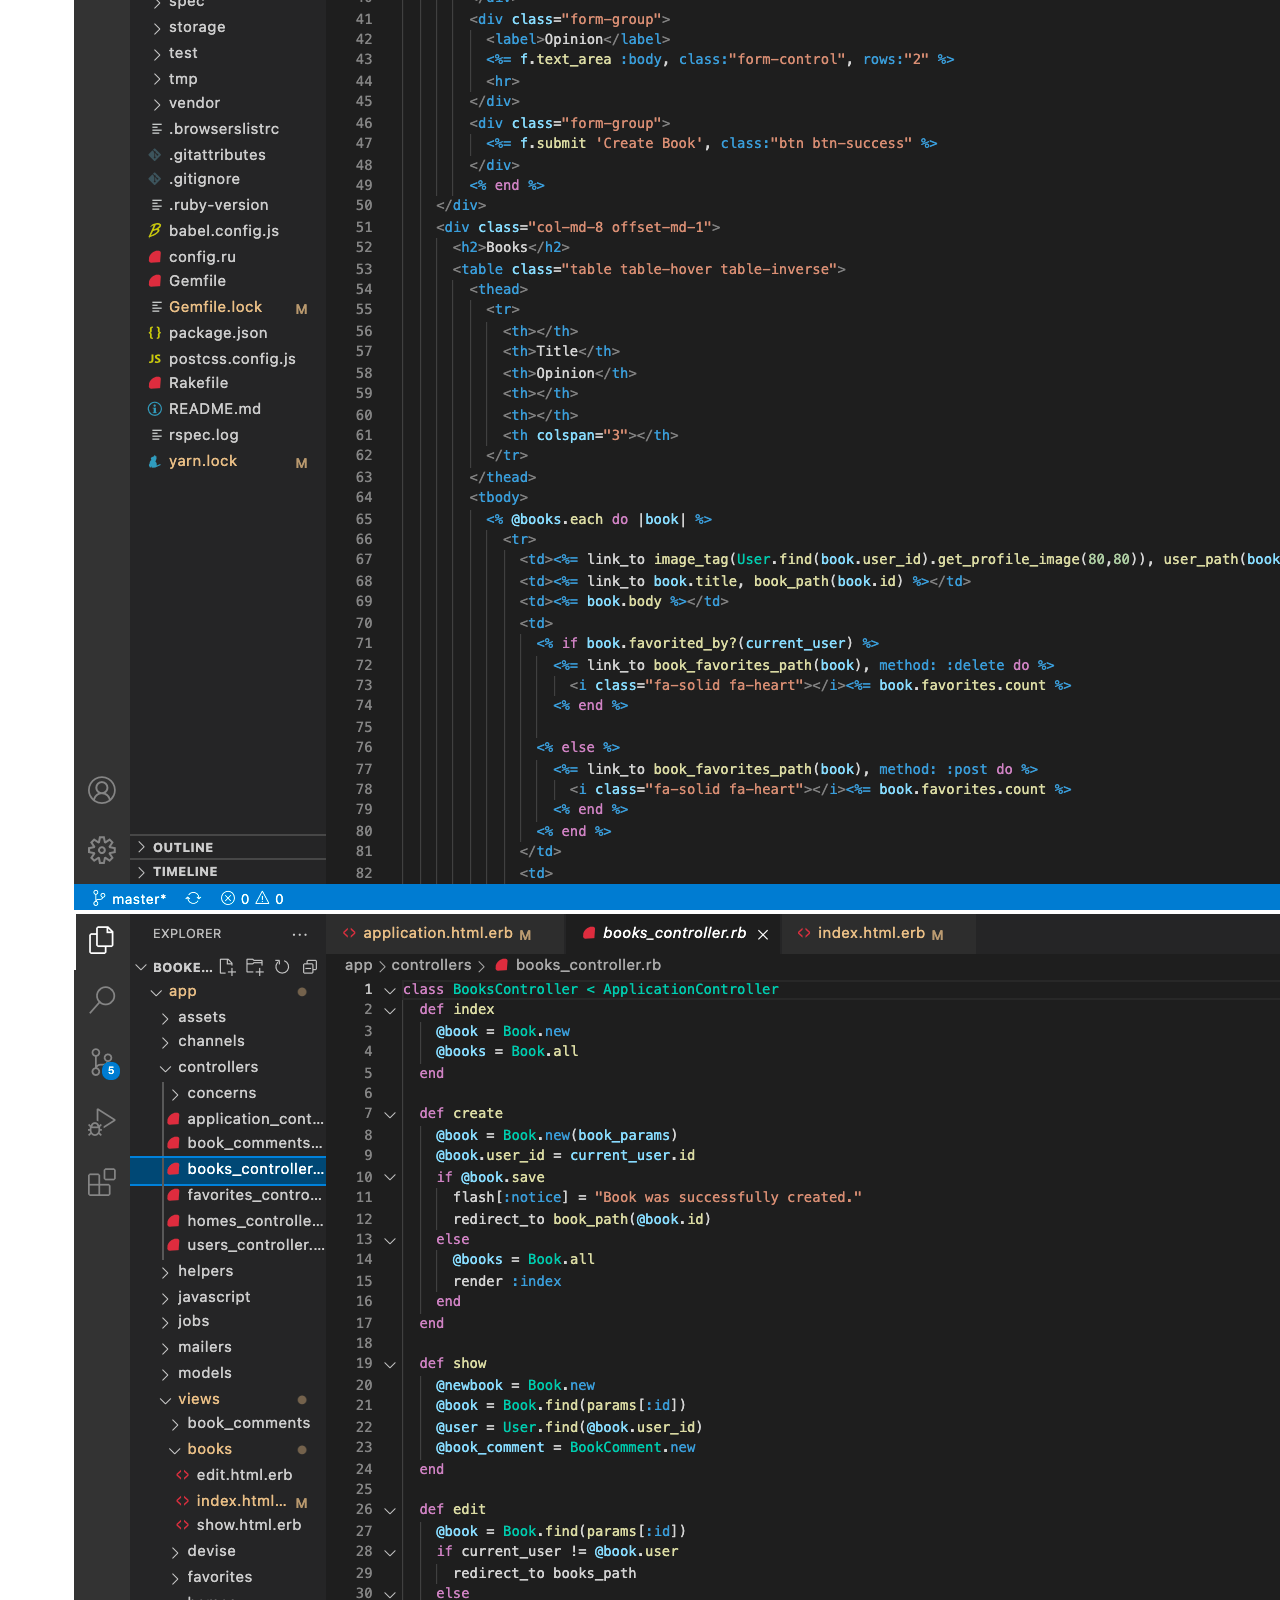
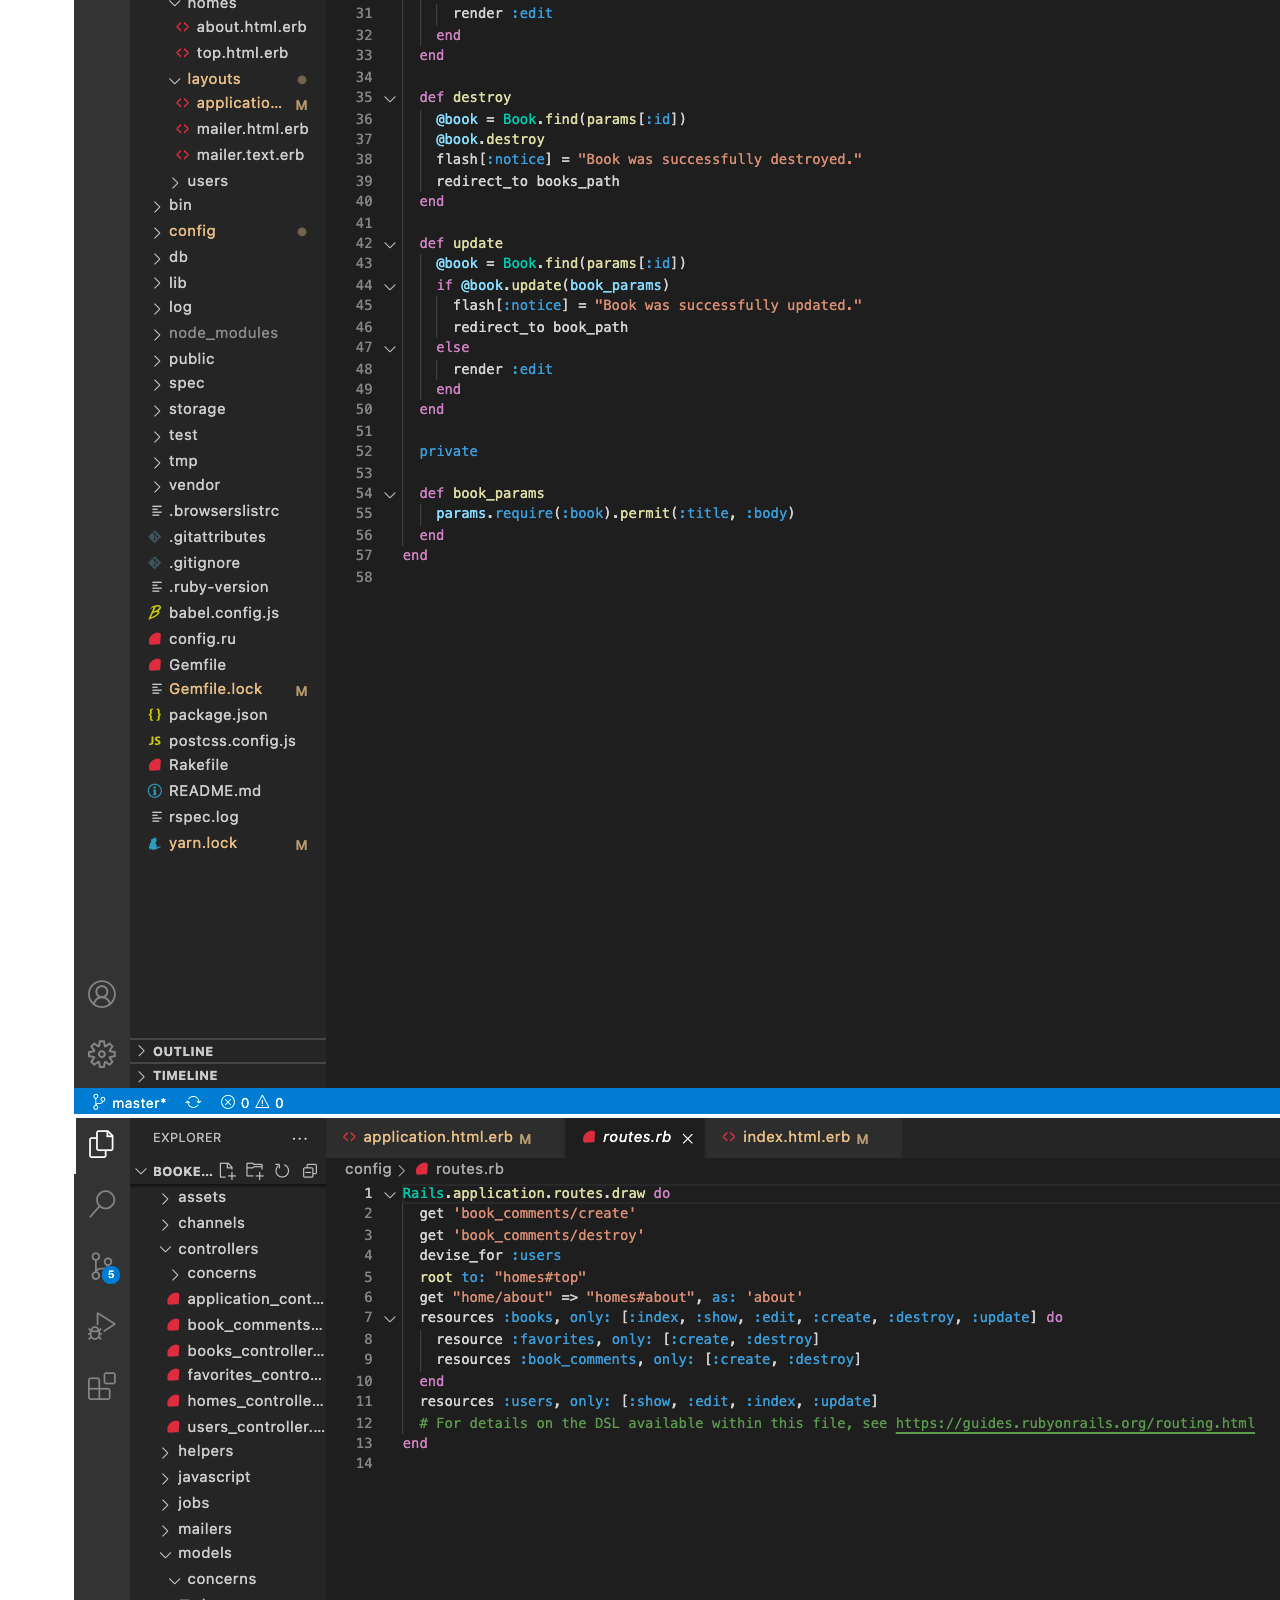
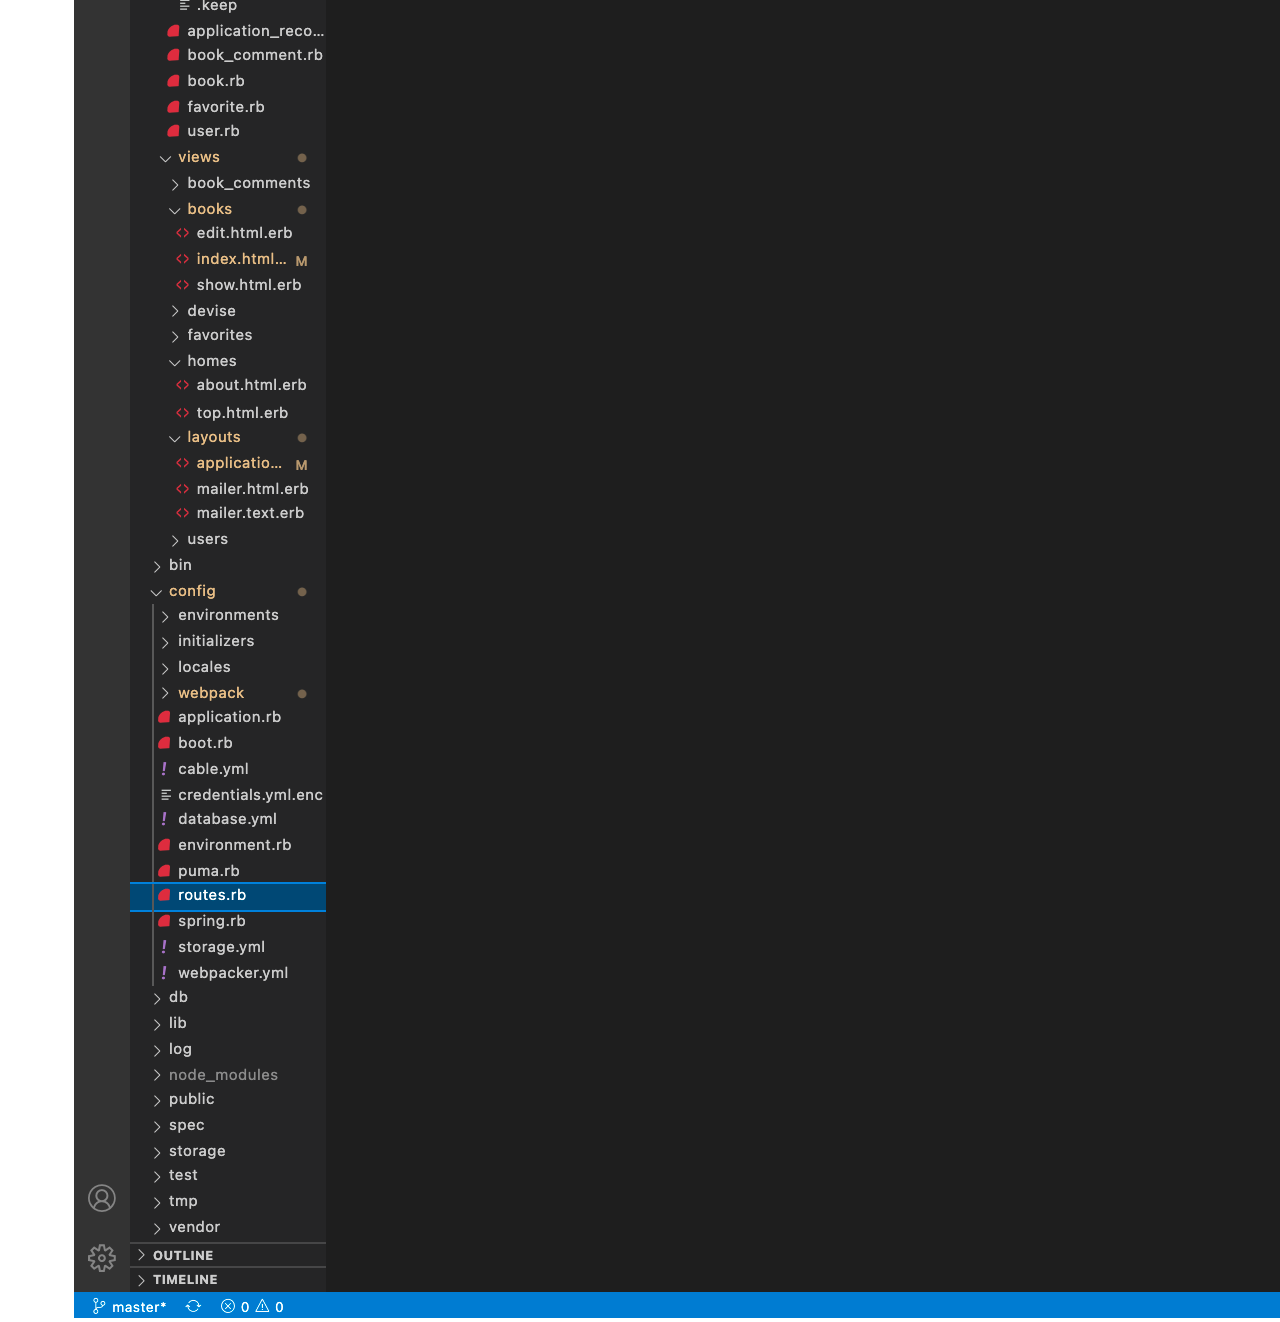
<file: views/en.html>
<!DOCTYPE html>
<html lang="en">
    <head>
        <meta charset="UTF-8">
        <link rel="stylesheet" href="../styles/reset.css">
        <link rel="stylesheet" href="../styles/style.css">
        <link rel="preconnect" href="https://fonts.googleapis.com">
        <link rel="preconnect" href="https://fonts.gstatic.com" crossorigin>
        <link href="https://fonts.googleapis.com/css2?family=Golos+Text&display=swap" rel="stylesheet">
        <title>Portfolio</title>
    </head>
    <header class="header">
        <nav role="navigation">
            <div id="menuToggle">
                <input type="checkbox" />
                    <span></span>
                    <span></span>
                    <span></span>
                <ul id="menu">
                    <button onclick="scrollToAboutMe()"><li>About Me</li></button>
                    <button onclick="scrollToQualifications()"><li>Skills</li></button>
                    <button onclick="scrollToStudies()"><li>Studies</li></button>
                    <button onclick="scrollToContact()"><li>Contact</li></button>
                    <button onclick="toggleLanguage()"><li><a href="./index.html">EN /JP</a></li></button>
                </ul>
            </div>
        </nav>
    </header>
    <body>
        <div class="main">
            <div class="introduction">
                <span class="name-container">
                    <p class="name">
                    Kai Kono
                    </p>
                 </span>
            </div>
            <div class="biography">
                <span id="bio-text">
                    <p id="aboutme">About Me</p>
                    <p class="bio">I was born in Tokyo in 2003, and was raised in California from the age of 7 to 13. After returning, I entered Tokyo Gakugei University International Secondary School. After graduation, I left Tokyo to attend Kwansei Gakuin University in Hyogo. My hobbies are PC gaming and driving.</p>    
                    <br/>
                    <br/>
                    <p class="bio">I have always been into creation, and sice I had experience in coding, I decided to major in architecture where I could utilize my skills fully. However, even during architectural design, I found myself fiddling with various softwares and programs, which led me to realize that I wanted to pursure in digital design. Specifically, I desire to pursure UI/UX design, since the field has much in common with architecture.</p> 
                    <br/>
                    <br/>
                    <p class="bio">My favorite type of design is sipmle, natural, and easy on the eyes.</p>
                </span>
                <span id="portrait"></span>
            </div>
            <div class="qualifications-bg">
                <div class="qualifications">
                    <h3 class="entry" id="qualifications">Skills</h3>
                    <br/>
                    <div class="qualifications-container">
                        <span class="qualifications-entry">
                            <span class="qualification-img">
                                <img src="../assets/images/language.png">
                            </span>
                            <span class="qualification-text">
                                <h3>TOEFL 110</h3>
                                <h3>TOEIC 985</h3>
                                <h3 id="eiken">Eiken Grade 1</h3>
                                <p>From my experience of living in the United States, I have acquired native level English. To this day, I keep contact with friends to maintain and improve my English skills. Through acquiring another language, I believe I learned to be more open-minded.</p>
                            </span>
                        </span> 
                        <span class="qualifications-entry">
                            <span class="qualification-img">
                                <img src="../assets/images/coding_language.png">
                            </span>
                            <span class="qualification-text">
                                <h3>HTML / CSS / JavaScript</h3>
                                <p>I learned HTML / CSS at a coding school I attended in the U.S. when I was in elementary school, and I learned Javascript on my own. This portfolio website is built purely with HTML, CSS, and JS.</p>
                            </span>
                        </span>
                        <span class="qualifications-entry">
                            <span class="qualification-img">
                                <img src="../assets/images/illustrator_logo.png">
                            </span>
                            <span class="qualification-text">
                                <h3>Adobe Illustrator</h3>
                                <p>I learned how to use Adobe Softwares through creating posters and presentation boards in my university classes. Although I am still learning, I am able to create simple posters and presentations efficiently.</p>
                            </span>
                        </span>
                        <span class="qualifications-entry">
                            <span class="qualification-img">
                                <img src="../assets/images/cad_logo.png">
                            </span>
                            <span class="qualification-text">
                                <h3>CAD / BIM</h3>
                                <p>Although these softwares are professional ones specifically used in architecture, through learning these tools, I learned the perspectives and basics of 3D modeling and design.</p>
                            </span>
                        </span>
                    </div>
                </div>
            </div>
            <div class="studies-bg">
                <div class="studies">
                    <h3 class="entry" id="studies">Studies</h3>
                    <div class="studies-ex">
                        <div class="studies-text">
                            <p id="studies1"><strong>3rd Year Artitectural Design</strong></p>
                            <p id="studies6">(Period: 7 Weeks)</p>
                            <br/>
                            <br/>
                            <div class="content">
                                <p id="studies2">The task was to create a multi-purpose facility in place of the current offices buildings located by the Ohatsu-Tenjin shrine, near Osaka station. I created a hotel for tourists visiting the shrine to secure a similar revenue to the pervious office buildings. I also designed a park which has a similar axis reminiscing of a Japanese style garden. </p>
                                <br/>
                                <p id="studies3">Through this project, I learned that a realistic balance between what the designer wants to create and what is demanded must be considered. Even though a multi-purpose facility was demanded, there was still the need to secure the same or a larger revenue and capacity rate. I learned that the designer does not always have the power to create anything they want.</p>
                                <br/>
                                <p id="studies4">Also, this was my first project utilizing Revit. In the short period I was given, I was able to learn a completely new tool. Before this project, I used AutoCAD, since it was more suited for homes and smaller facilities. In result, I learned the importance of choosing tools depending on the task, since Revit was a much more efficient option.</p>
                            </div>
                        </div>
                        
                        <div class="img-slideshow">
                            <div class="imgs">
                                <img class="studies-img1" src="../assets/images/project_1_1.png">
                                <img class="studies-img1" src="../assets/images/project_1_2.png">
                                <img class="studies-img1" src="../assets/images/project_1_3.png">
                                <img class="studies-img1" src="../assets/images/project_1_4.png">
                                <img class="studies-img1" src="../assets/images/project_1_5.png">
                            </div>
                            <div class="arrows">
                                <button class="arrow-button-left" onclick="moveSlide1(-1)"> ◀︎ </button>
                                <button class="arrow-button-right" onclick="moveSlide1(1)"> ▶︎ </button>
                            </div>
                        </div>
                    </div>
                    <div class="studies-ex">
                        <div class="studies-text" >Infratop Inc. Internship</br>Application Development</strong></p>
                            <p id="studies6"> (Period: 1 month, Code here: <a href="https://www.github.com/kai9kono/bookers2" target="_blank">GitHub</a>)</p>
                            <br/>
                            <br/>
                            <p id="studies7">At a long-term Internship I took part in, I learned how to code with Ruby and Ruby on Rails. I created an application called Bookers, in which users could post the title and opinion of books they have read, and have them seen by other users.</p>
                            <br/>
                            <p id="studies8">This was my first time developing a product with a proper database. Since every code I have created before had no database I struggled to learn the basics of database and storage. However, I was able to learn the language and finish the project within a month.</p>
                            <br/>
                            <p id="studies9">At the internship, I took part as a mentor to help students who are interested in becoming engineers learn coding. Through this, I learned how to communicate with people with different backgrounds, and to speak in an organized manner.</p>
                        </div>
                        
                        <div class="img-slideshow">
                            <div class="imgs">
                                <img class="studies-img2" src="../assets/images/project_3_1.png">
                                <img class="studies-img2" src="../assets/images/project_3_2.png">
                                <img class="studies-img2" src="../assets/images/project_3_3.png">
                                <img class="studies-img2" src="../assets/images/project_3_4.png">
                                <img class="studies-img2" src="../assets/images/project_3_5.png">
                                <img class="studies-img2" src="../assets/images/project_3_6.png">
                            </div>
                            <div class="arrows">
                                <button class="arrow-button-left" onclick="moveSlide2(-1)"> ◀︎ </button>
                                <button class="arrow-button-right" onclick="moveSlide2(1)"> ▶︎ </button>
                            </div>
                        </div>
                    </div>
                    <div class="studies-ex">
                        <div class="studies-text" id="kominka">
                            <p id="studies10"><strong>3rd Year Old Home Restoration</strong></p>
                            <br/>
                            <br/>
                            <p id="studies11">I am currently taking part in a project in my seminar, where we aim to reform an old vacant home located in Shiga into a facility with a different purpose. Although we are still researching details about the surrounding area, I took the role of creating the schematics and 3D model of the facility. Even though we just began, I have realized the importance of working as a team and taking responsibility of my own role.</p>
                            <br/>
                            <br/>
                            <p id="studies12">I am also currently researching about my research topic in my seminar, "The viability of artificial intelligence in architectural design and reforming".</p>
                        </div>
                    </div>
                </div>
            </div>
                <div class="contact">
                    <div class="entry" id="contact">
                        <h3 class="contact-entry" id="contact">Contact</h3>                        
                    </div>
                    <div class="contact-content">
                        <span class="contact-details">
                            <span class="contact-img">
                                <img src="../assets/images/mail-icon.png">
                            </span>
                            <span id="mail">
                                <p>kai9kono@gmail.com</p>
                            </span> 
                        </span>
                        <span class="contact-details">
                            <span class="contact-img">
                                <img src="../assets/images/phone-icon.png"> 
                            </span>
                            <span id="phone">
                                <p>080-9469-1969</p>
                            </span>
                        </span>
                    </div>
                </div>
        </div>
        <script src="../scripts/script.js"></script>
    </body>
</html>
</file>
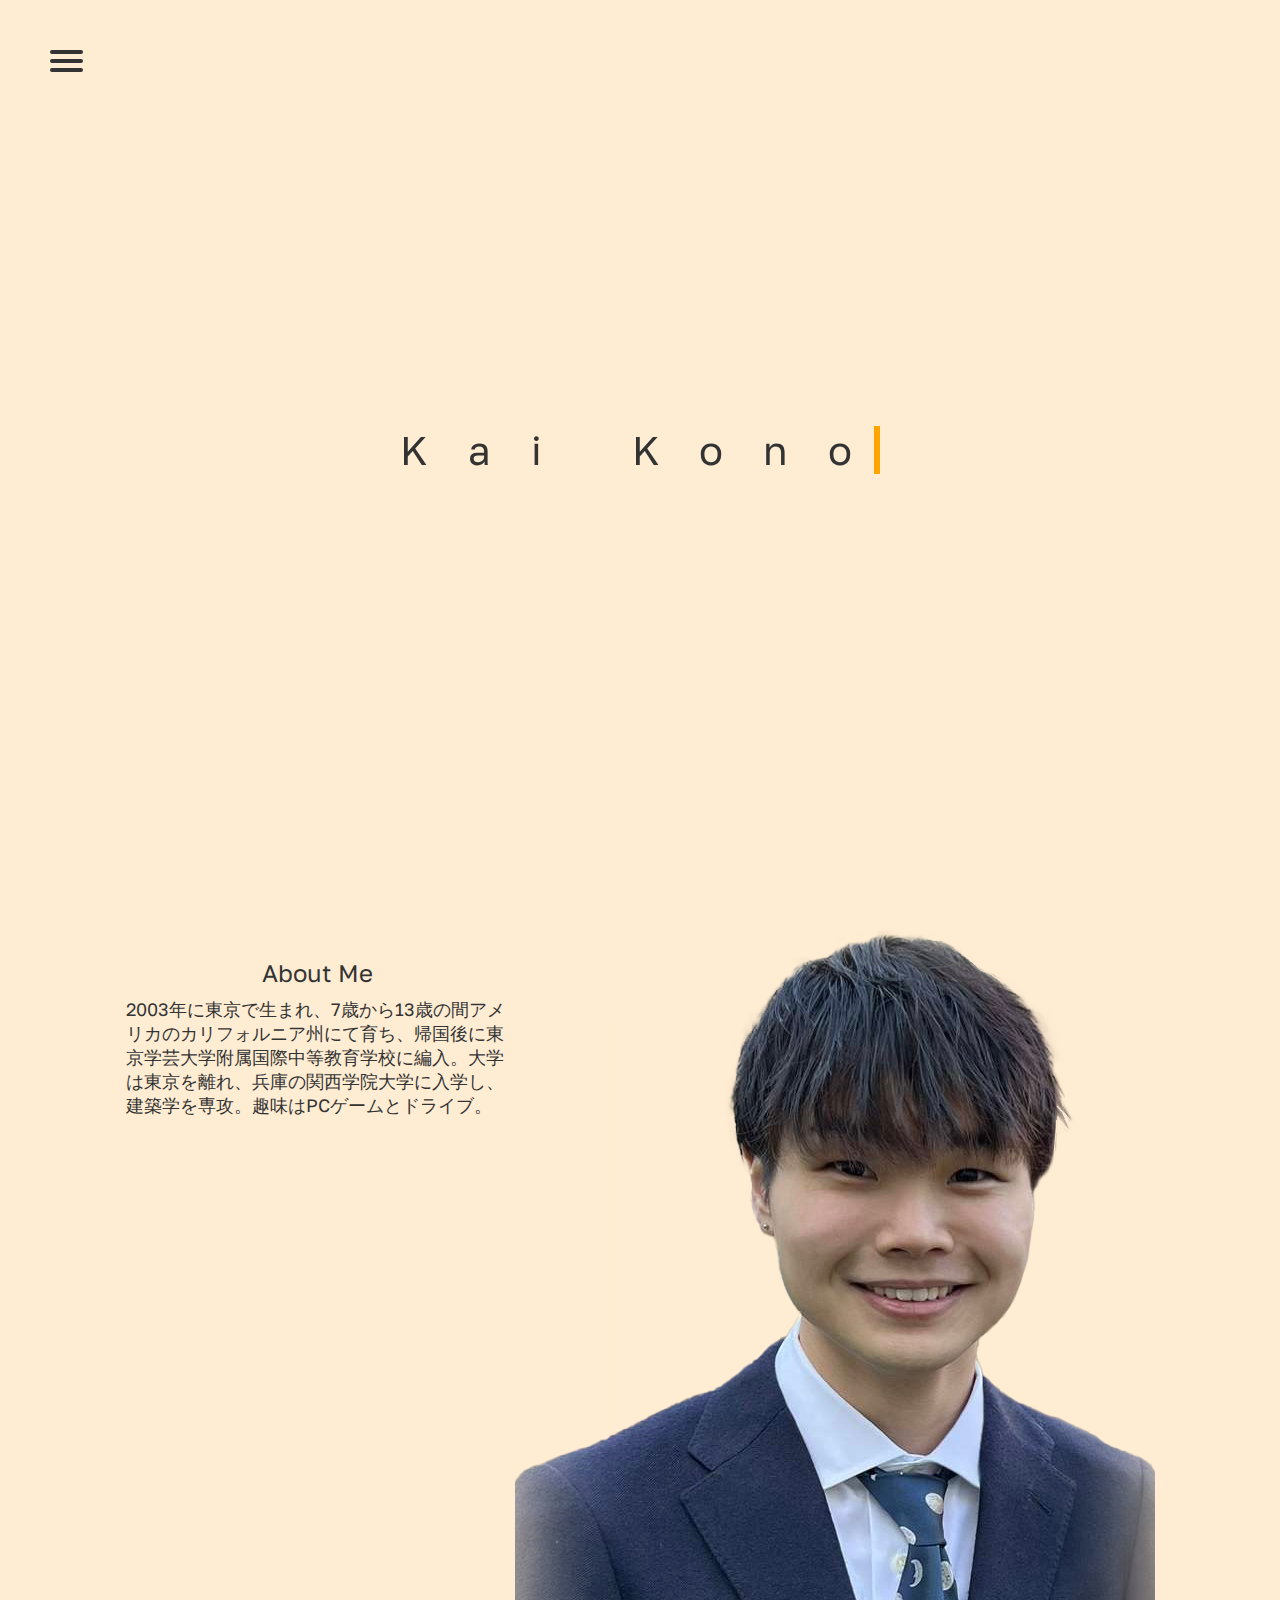
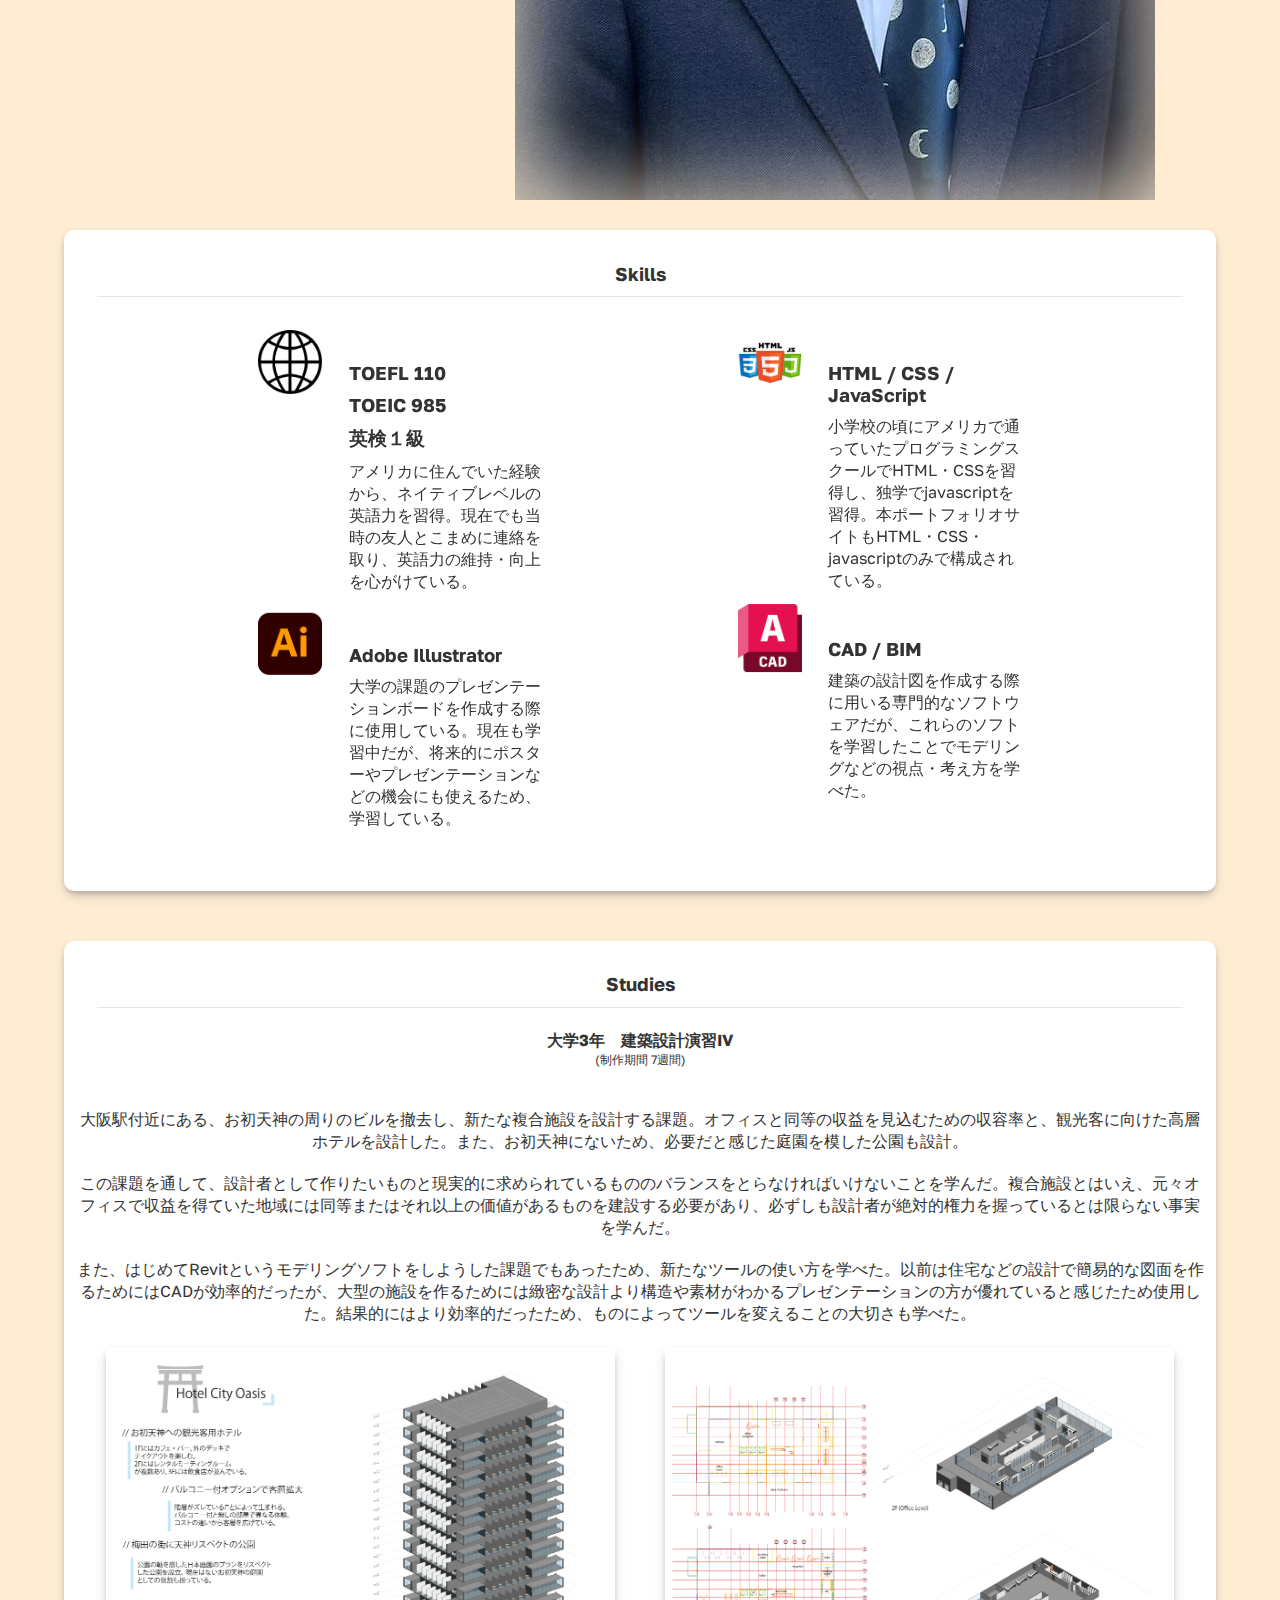
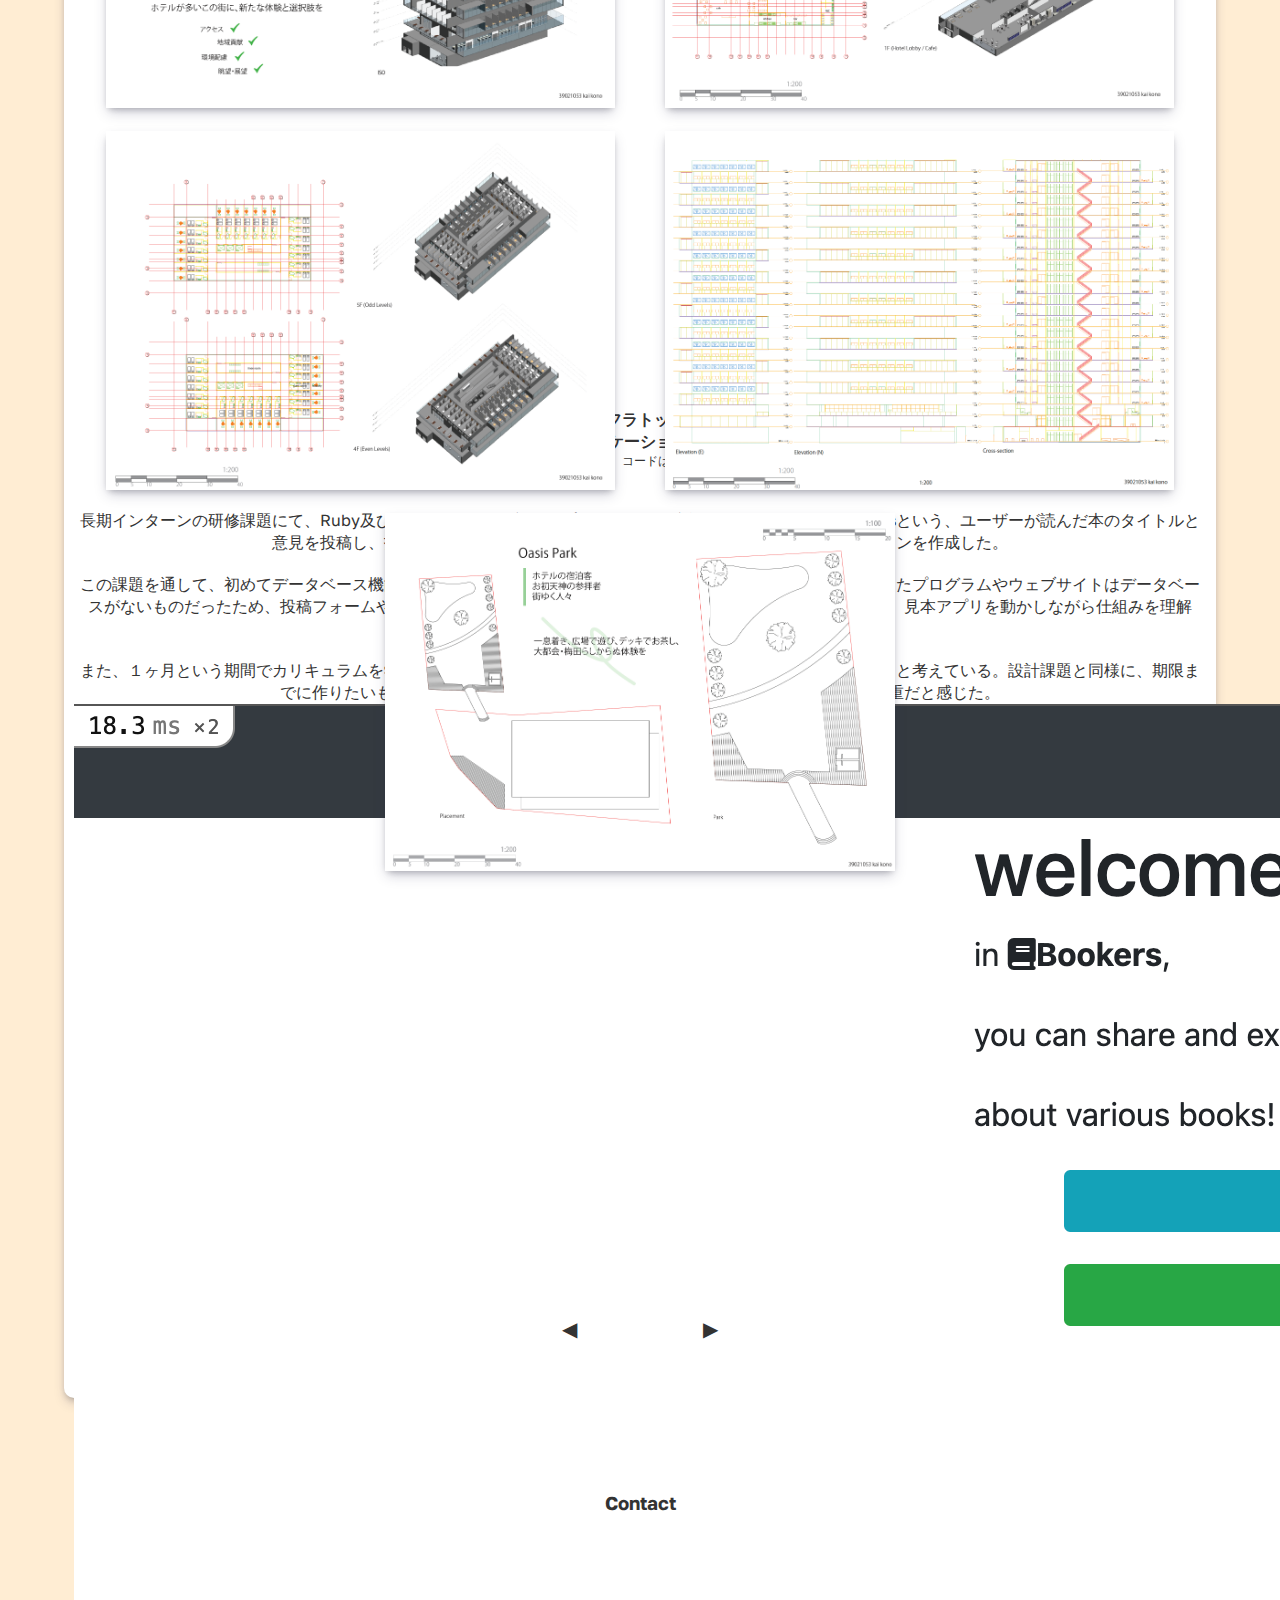
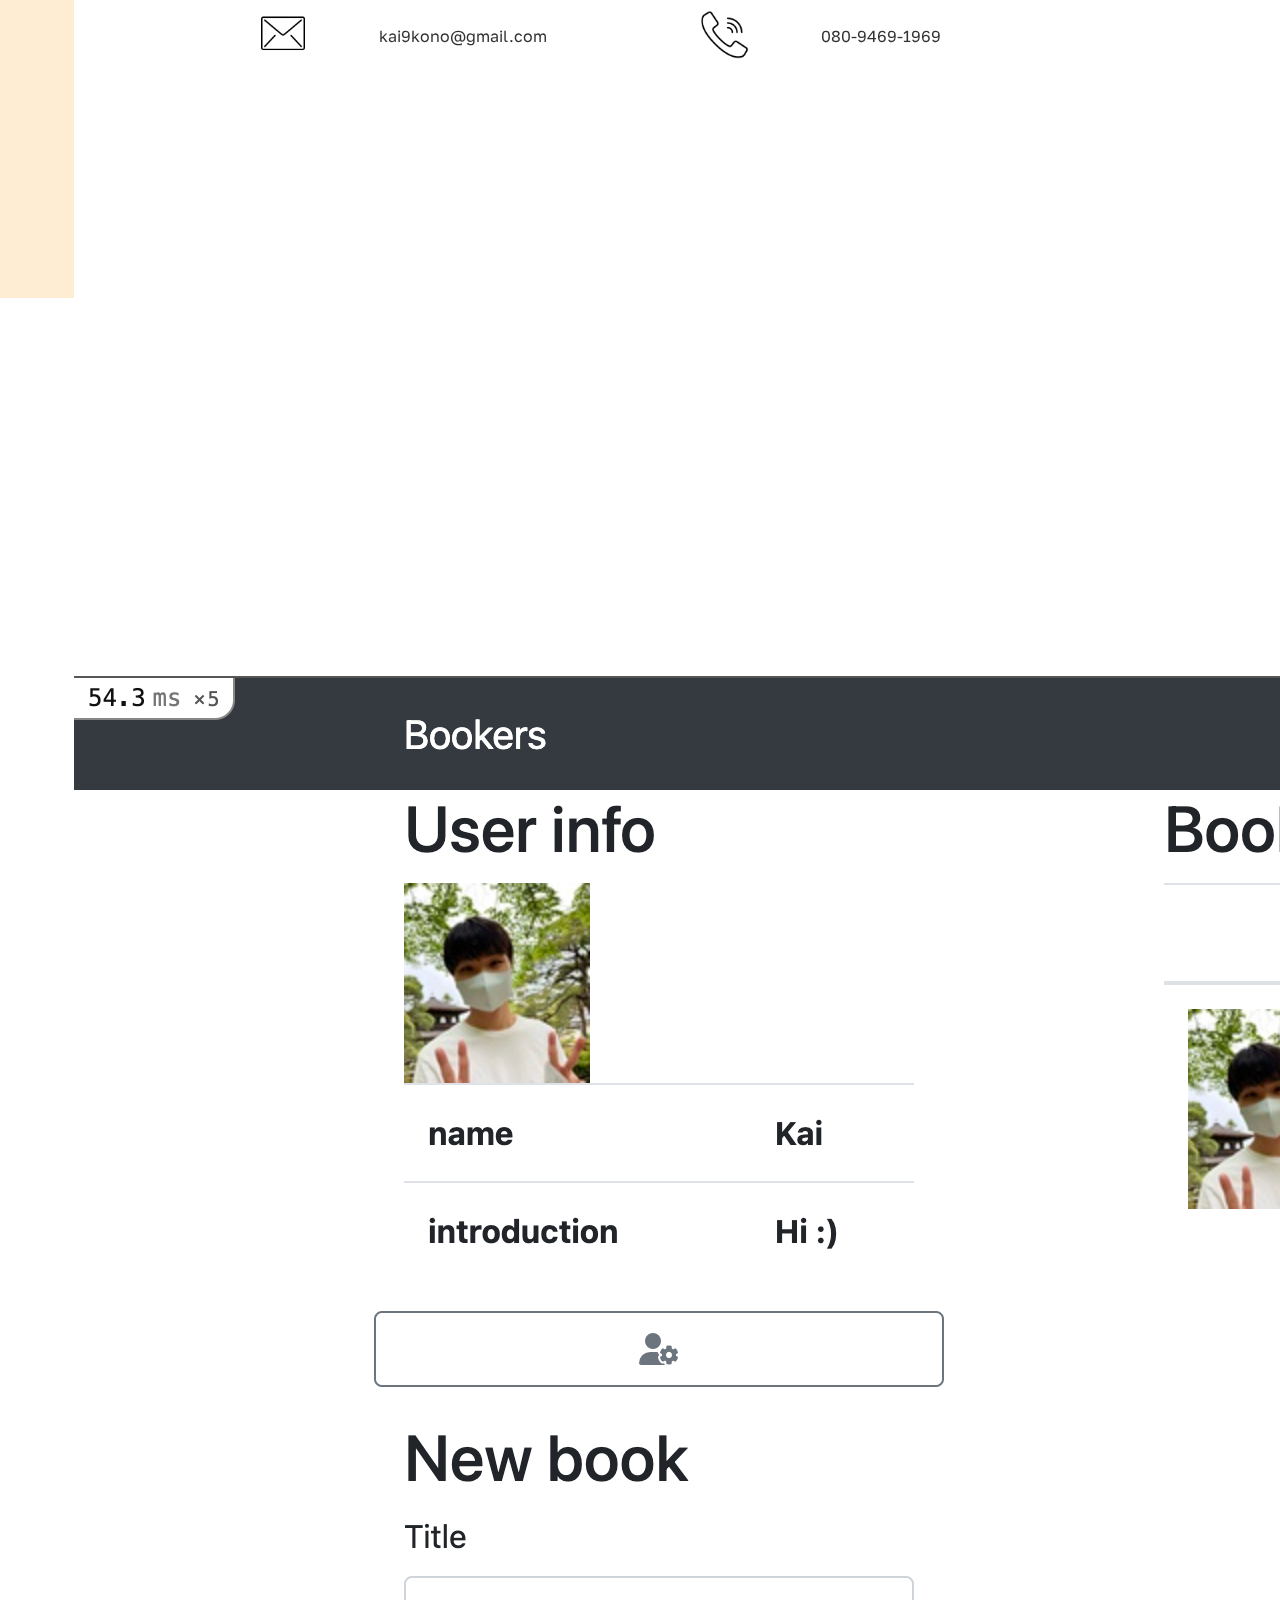
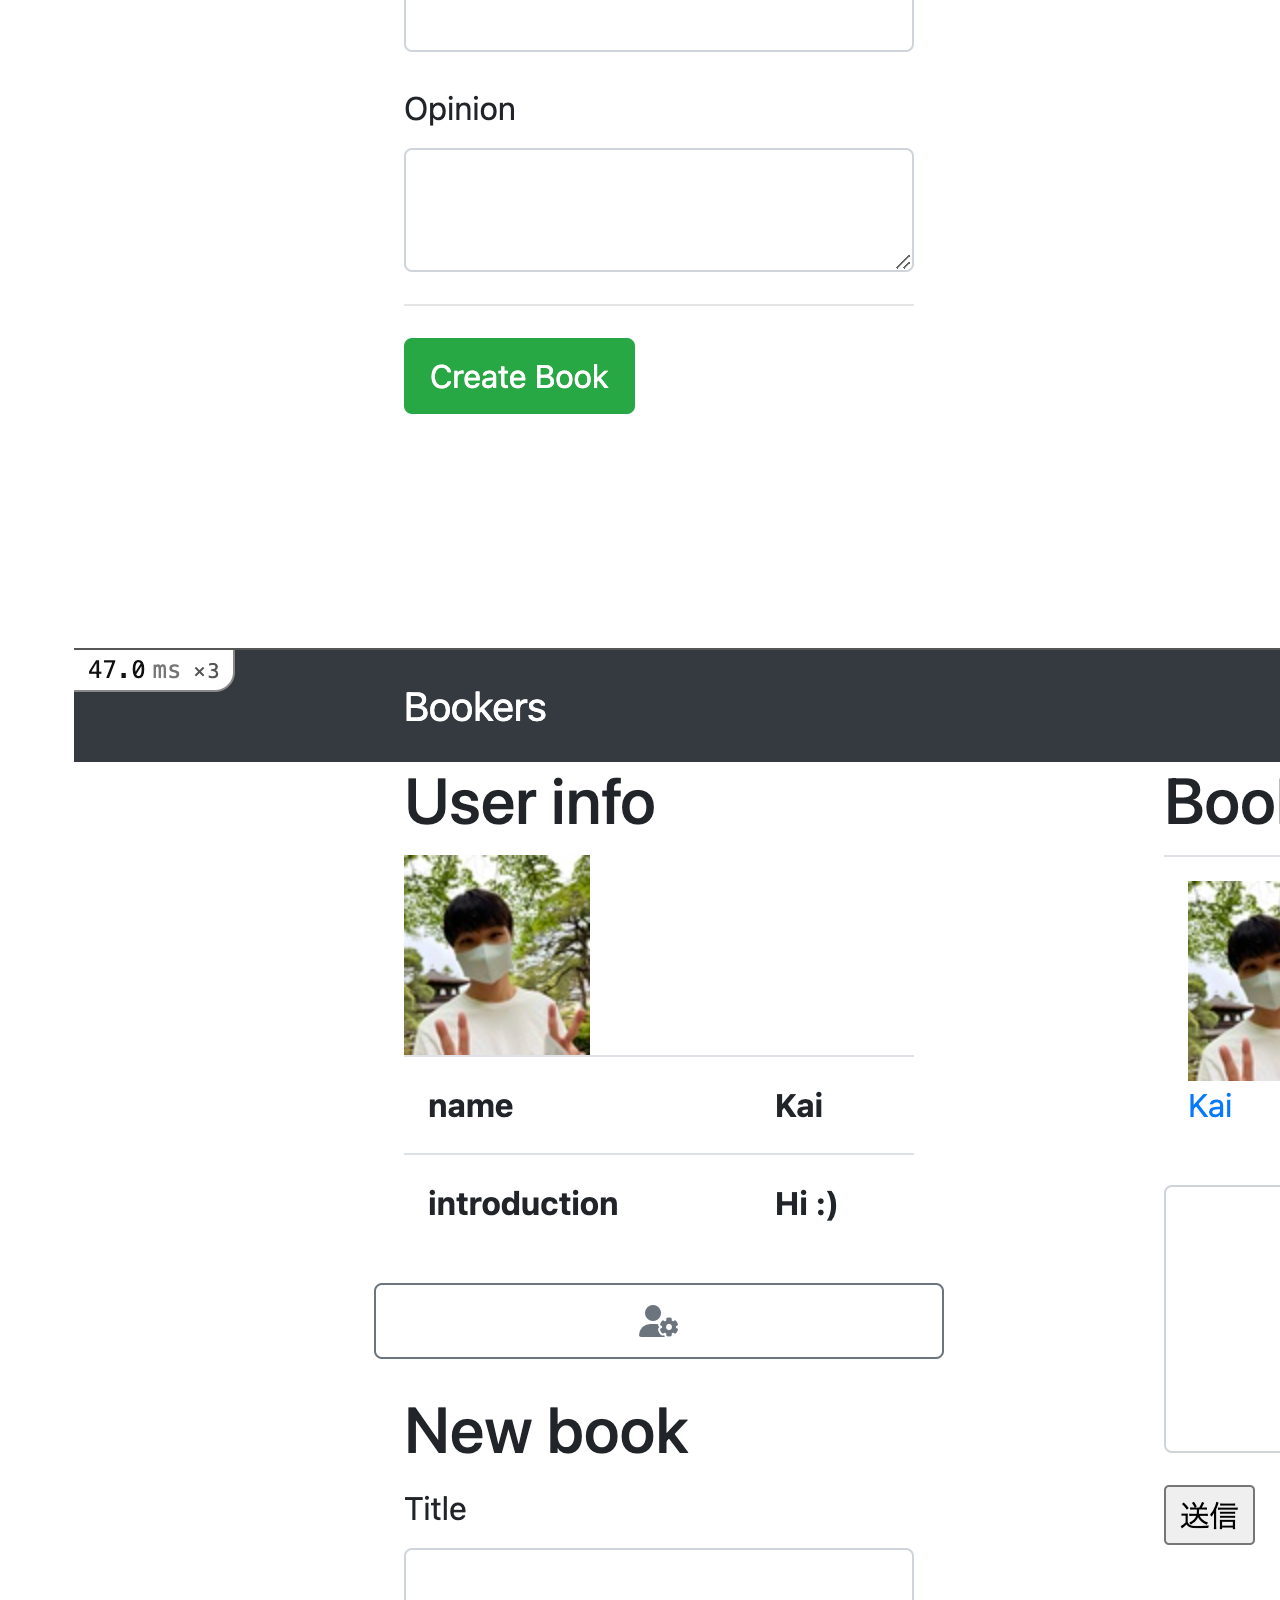
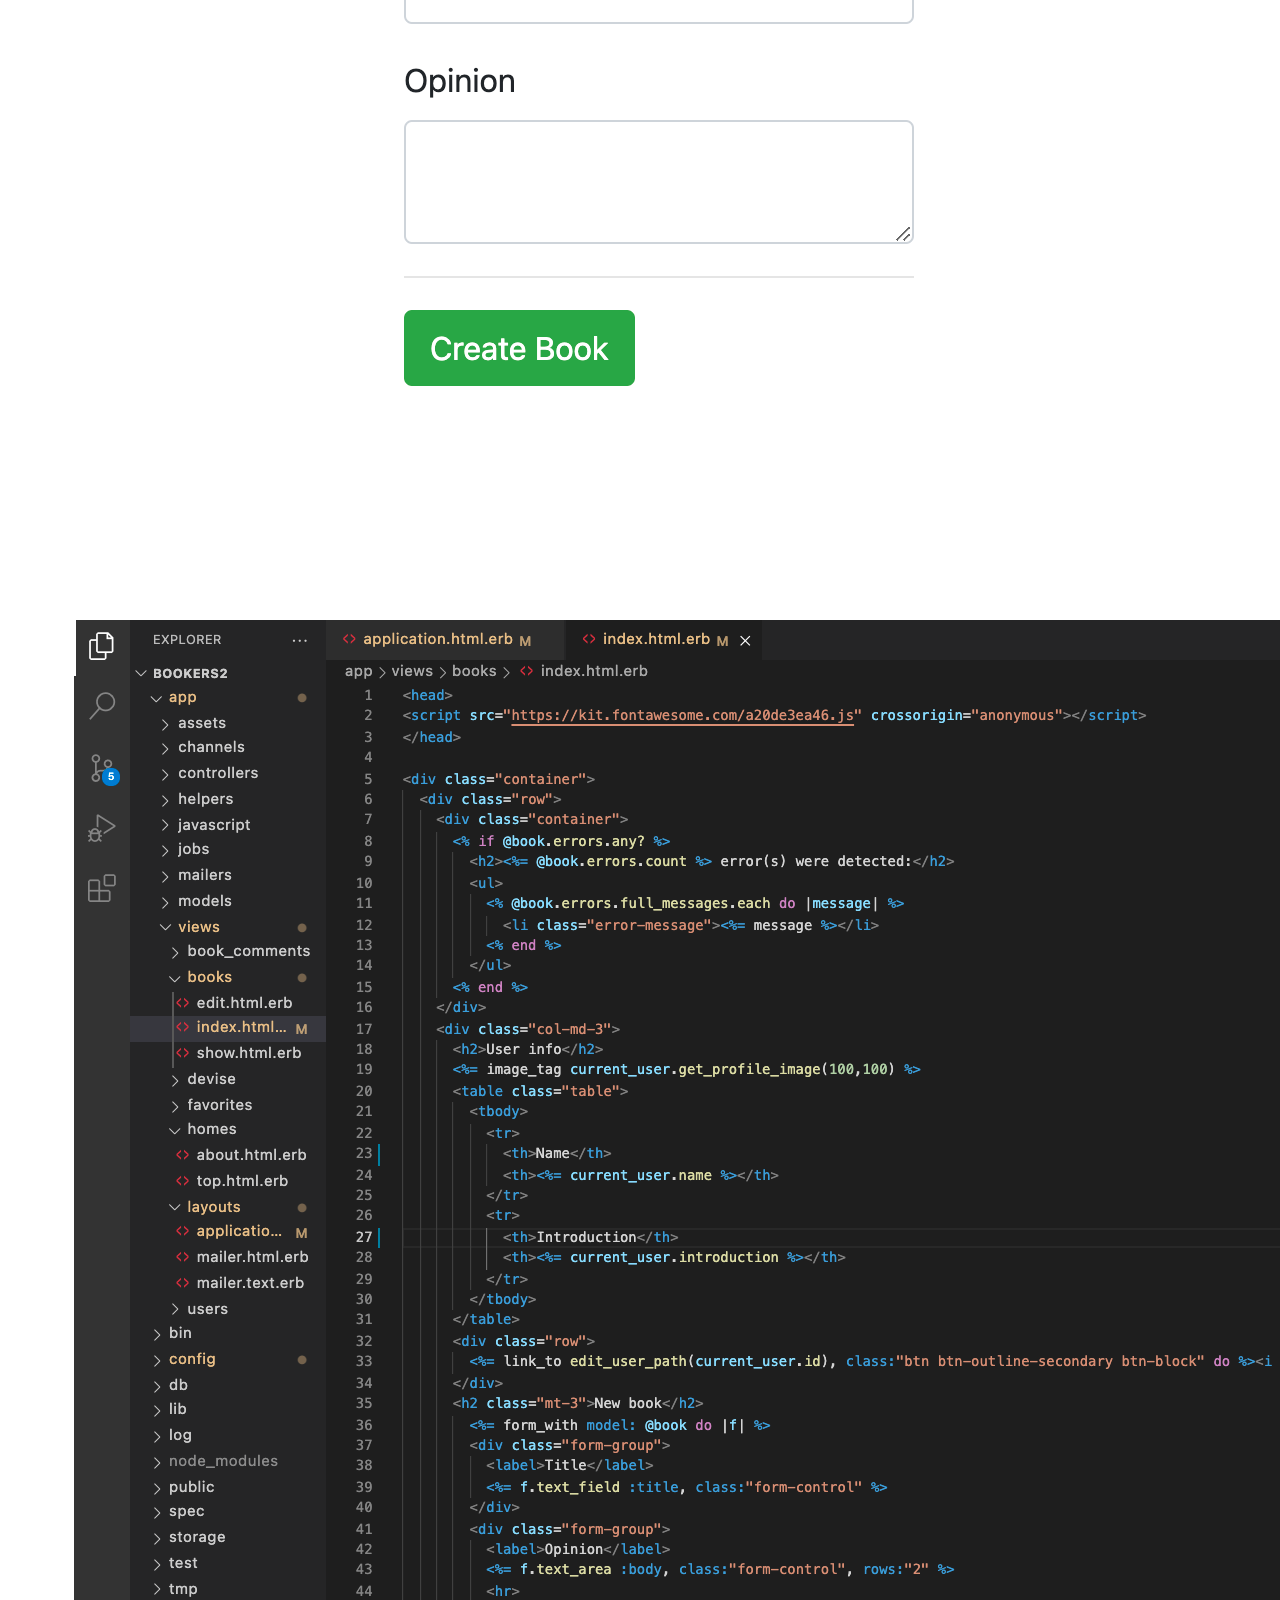
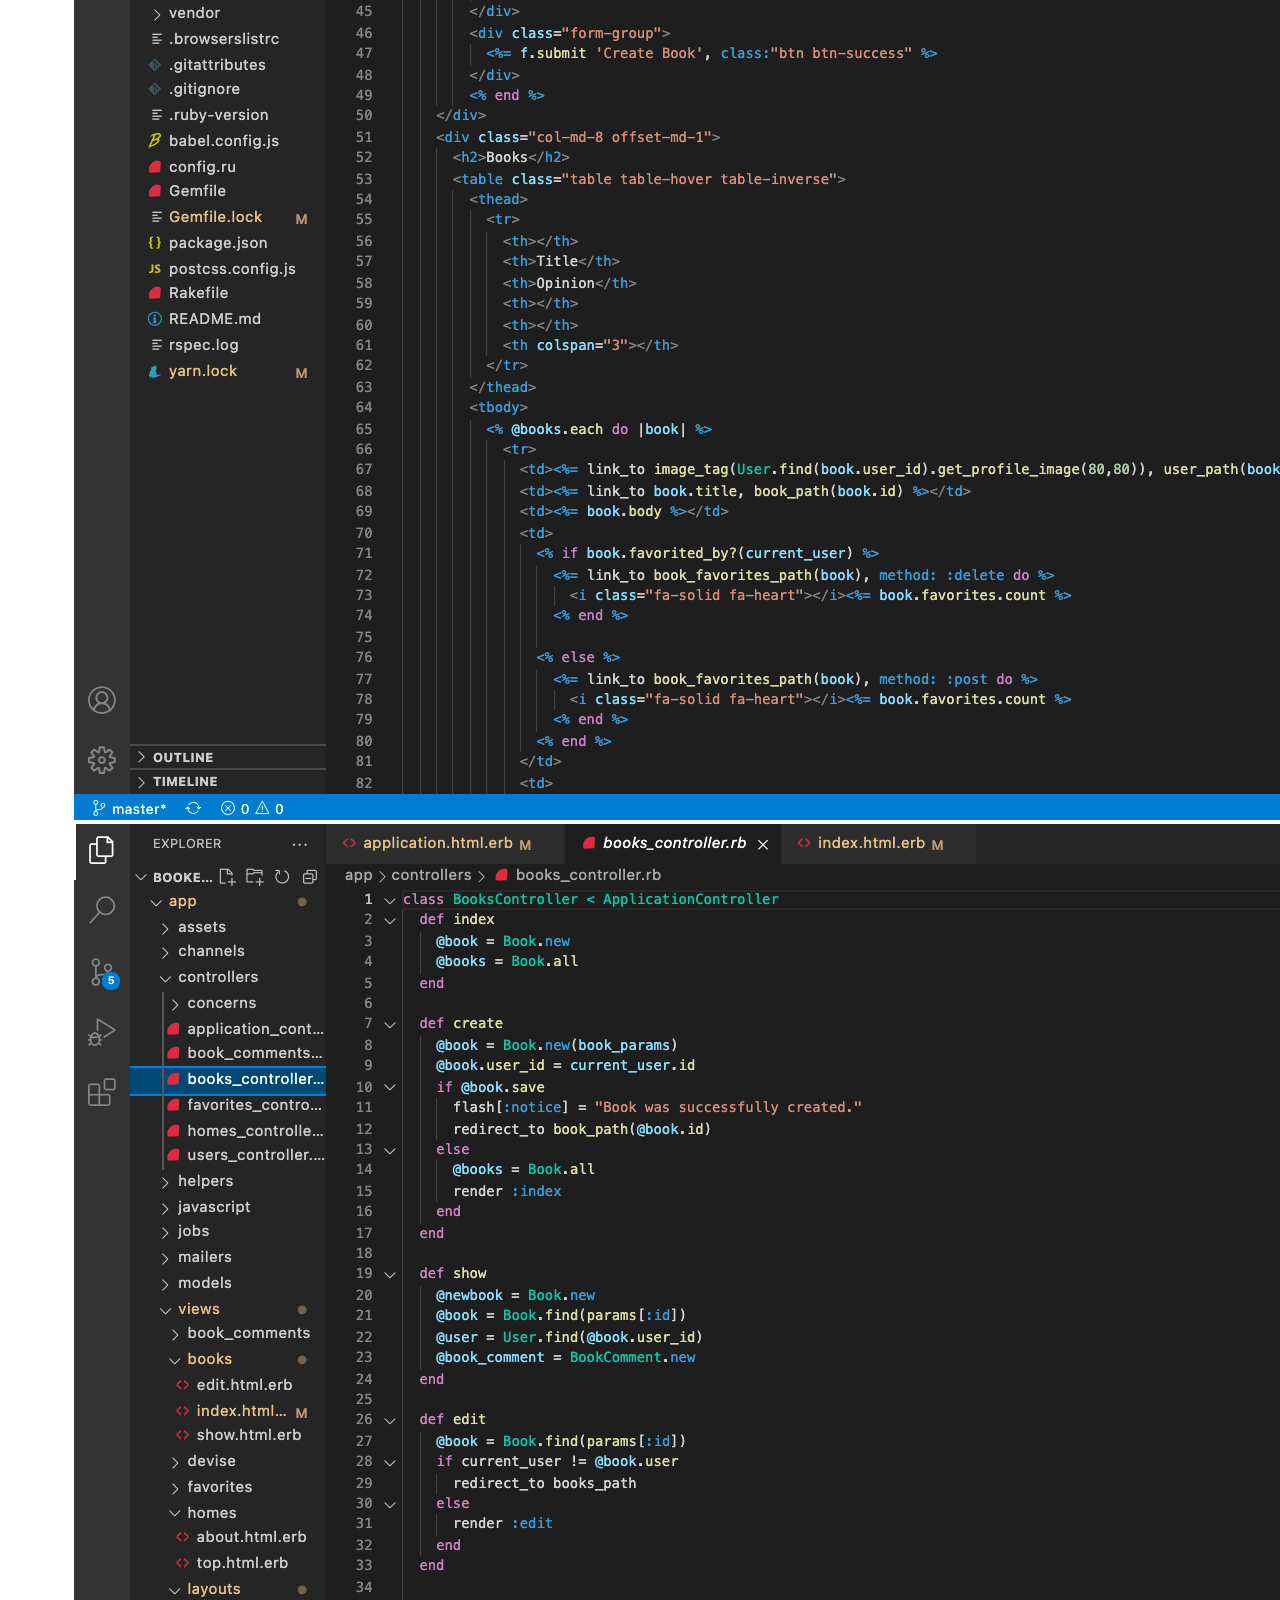
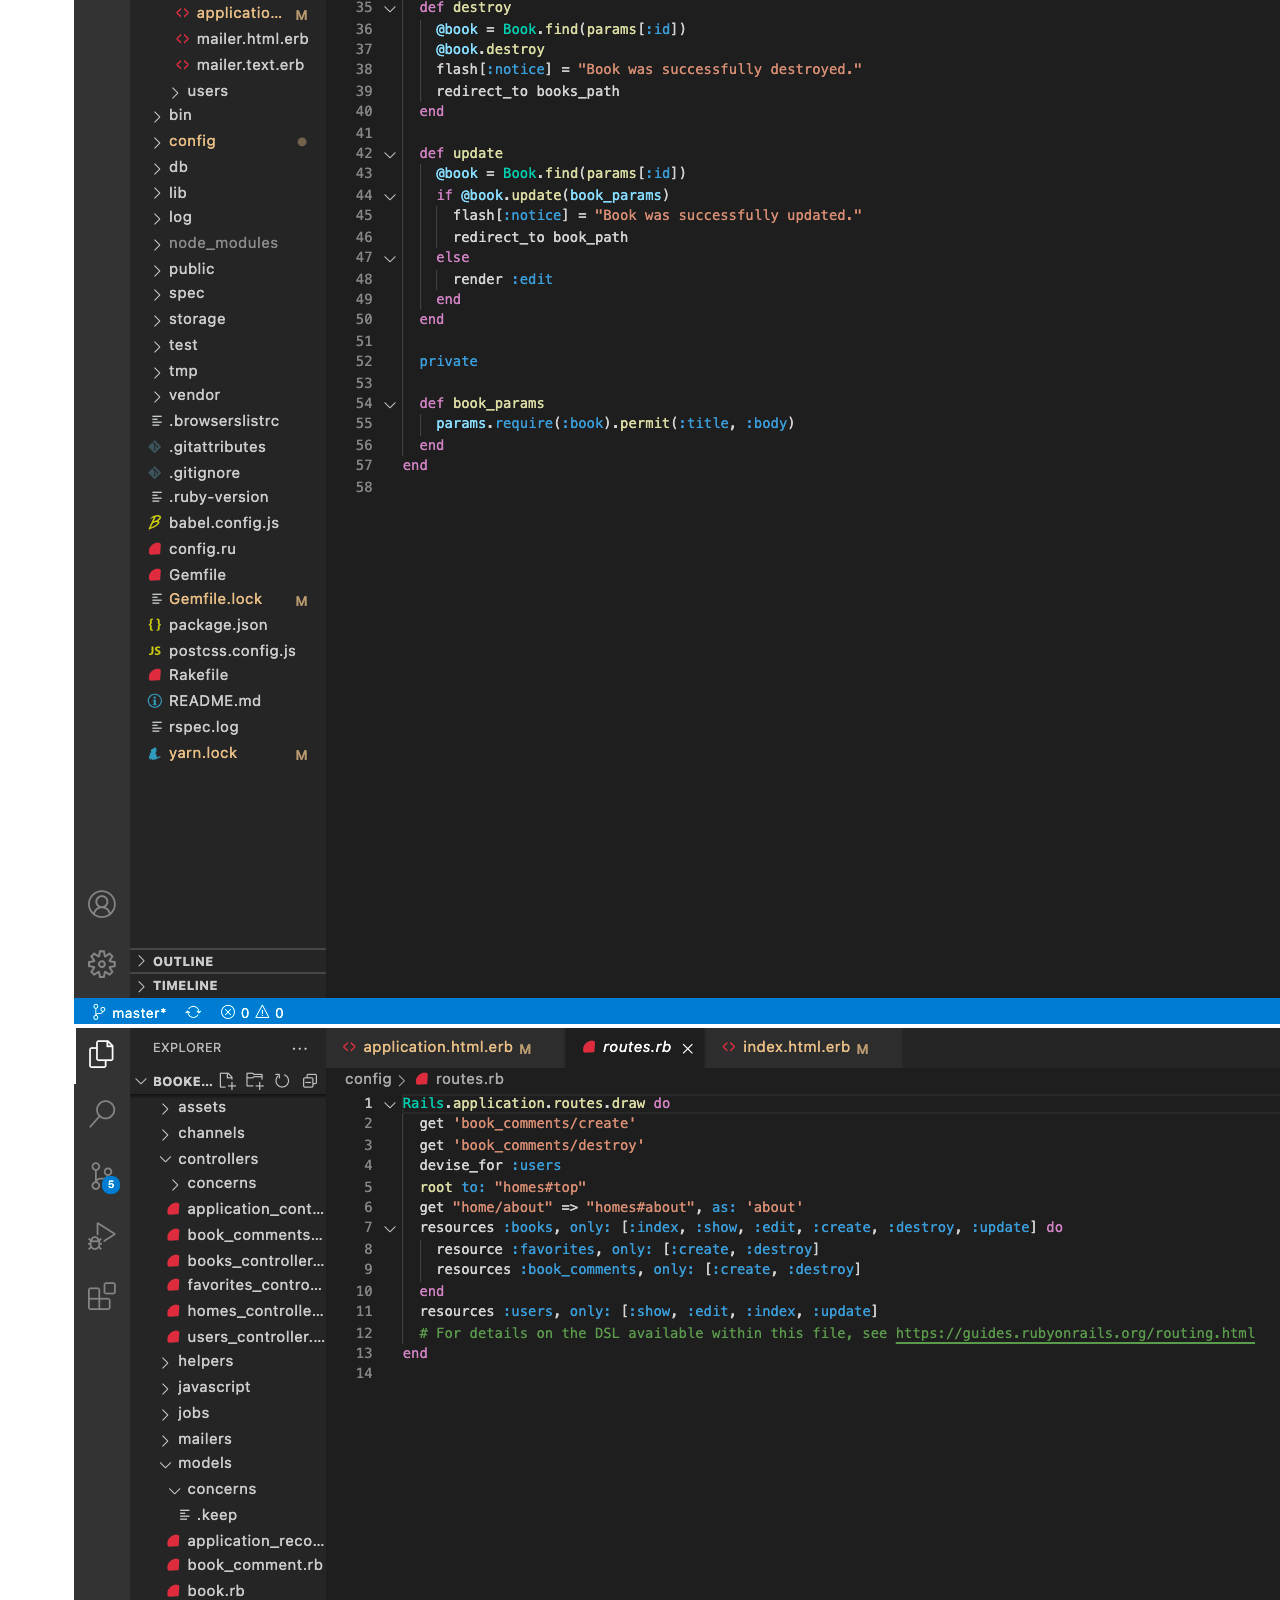
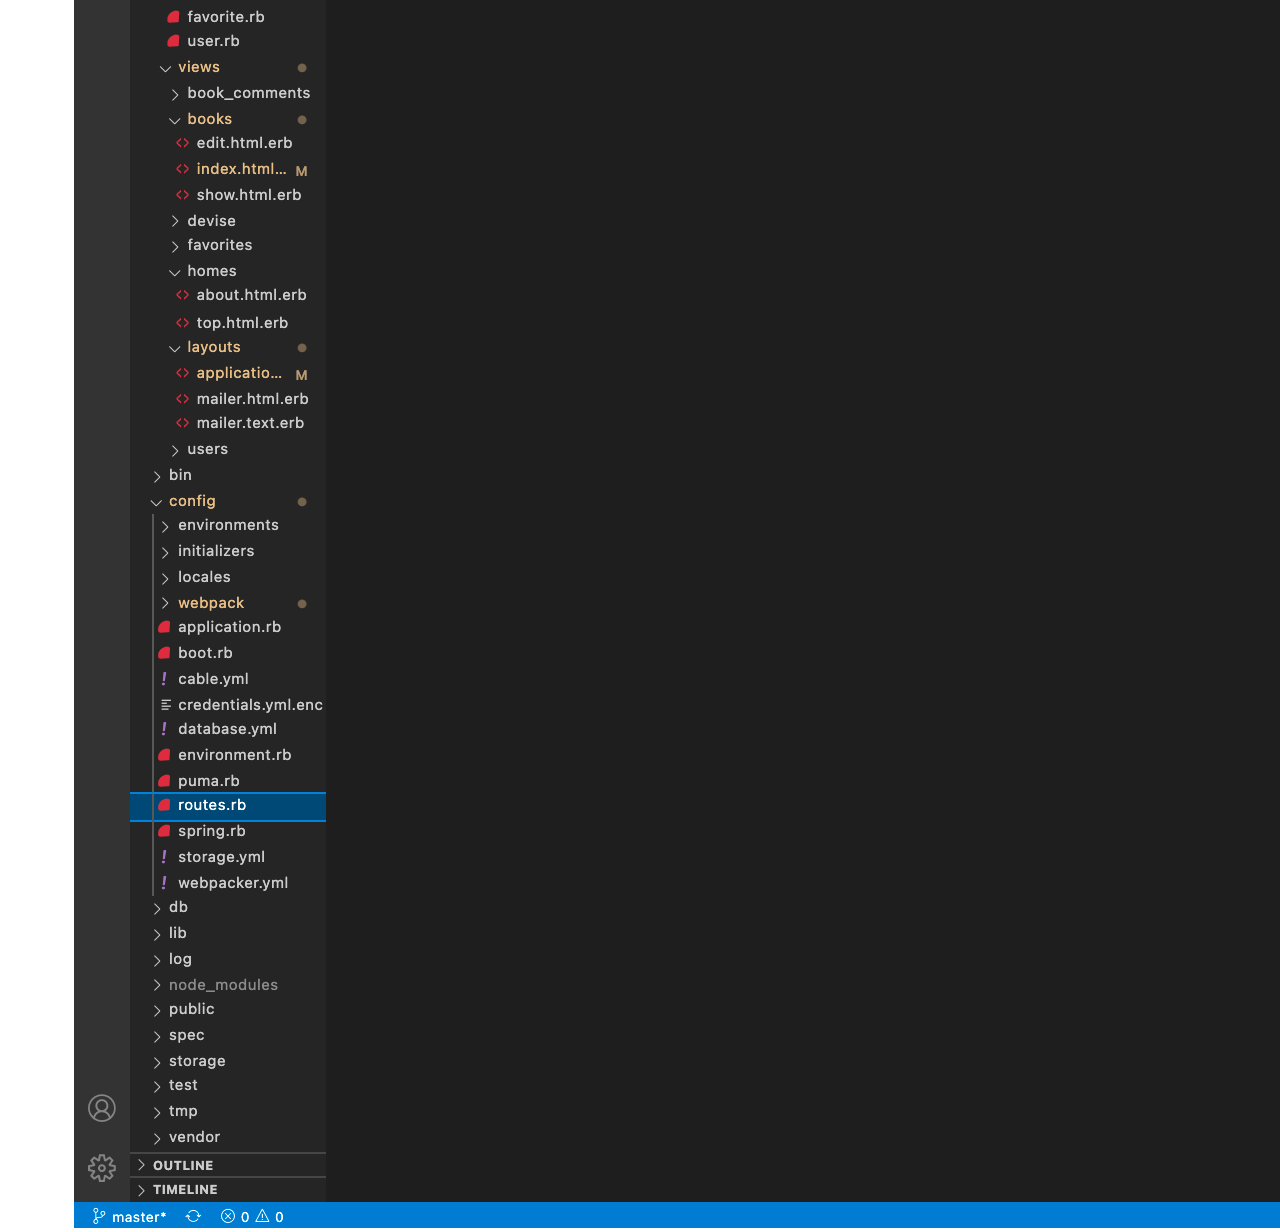
<file: views/top.html>
<!DOCTYPE html>
<html lang="en">
    <head>
        <meta charset="UTF-8">
        <link rel="stylesheet" href="../styles/reset.css">
        <link rel="stylesheet" href="../styles/style.css">
        <link rel="preconnect" href="https://fonts.googleapis.com">
        <link rel="preconnect" href="https://fonts.gstatic.com" crossorigin>
        <link href="https://fonts.googleapis.com/css2?family=Golos+Text&display=swap" rel="stylesheet">
        <title>Portfolio</title>
    </head>
    <header class="header">
        <nav role="navigation">
            <div id="menuToggle">
                <input type="checkbox" />
                    <span></span>
                    <span></span>
                    <span></span>
                <ul id="menu">
                    <button onclick="scrollToAboutMe()"><li>About Me</li></button>
                    <button onclick="scrollToQualifications()"><li>Skills</li></button>
                    <button onclick="scrollToStudies()"><li>Studies</li></button>
                    <button onclick="scrollToContact()"><li>Contact</li></button>
                    <button onclick="toggleLanguage()"><li>EN /JP</li></button>
                </ul>
            </div>
        </nav>
    </header>
    <body>
        <div class="main">
            <div class="introduction">
                <span class="name-container">
                    <p class="name">
                    Kai Kono
                    </p>
                 </span>
            </div>
            <div class="biography">
                <span id="bio-text">
                    <p id="aboutme">About Me</p>
                    <p id="bio">2003年に東京で生まれ、7歳から13歳の間アメリカのカリフォルニア州にて育ち、帰国後に東京学芸大学附属国際中等教育学校に編入。大学は東京を離れ、兵庫の関西学院大学に入学し、建築学を専攻。趣味はPCゲームとドライブ。</p>    
                </span>
                <span id="portrait"></span>
            </div>
            <div class="qualifications-bg">
                <div class="qualifications">
                    <h3 class="entry" id="qualifications">Skills</h3>
                    <br/>
                    <div class="qualifications-container">
                        <span class="qualifications-entry">
                            <span class="qualification-img">
                                <img src="../assets/images/language.png">
                            </span>
                            <span class="qualification-text">
                                <h3>TOEFL 110</h3>
                                <h3>TOEIC 985</h3>
                                <h3 id="eiken">英検１級</h3>
                                <p>アメリカに住んでいた経験から、ネイティブレベルの英語力を習得。現在でも当時の友人とこまめに連絡を取り、英語力の維持・向上を心がけている。</p>
                            </span>
                        </span> 
                        <span class="qualifications-entry">
                            <span class="qualification-img">
                                <img src="../assets/images/coding_language.png">
                            </span>
                            <span class="qualification-text">
                                <h3>HTML / CSS / JavaScript</h3>
                                <p>小学校の頃にアメリカで通っていたプログラミングスクールでHTML・CSSを習得し、独学でjavascriptを習得。本ポートフォリオサイトもHTML・CSS・javascriptのみで構成されている。</p>
                            </span>
                        </span>
                        <span class="qualifications-entry">
                            <span class="qualification-img">
                                <img src="../assets/images/illustrator_logo.png">
                            </span>
                            <span class="qualification-text">
                                <h3>Adobe Illustrator</h3>
                                <p>大学の課題のプレゼンテーションボードを作成する際に使用している。現在も学習中だが、将来的にポスターやプレゼンテーションなどの機会にも使えるため、学習している。</p>
                            </span>
                        </span>
                        <span class="qualifications-entry">
                            <span class="qualification-img">
                                <img src="../assets/images/cad_logo.png">
                            </span>
                            <span class="qualification-text">
                                <h3>CAD / BIM</h3>
                                <p>建築の設計図を作成する際に用いる専門的なソフトウェアだが、これらのソフトを学習したことでモデリングなどの視点・考え方を学べた。</p>
                            </span>
                        </span>
                    </div>
                </div>
            </div>
            <div class="studies-bg">
                <div class="studies">
                    <h3 class="entry" id="studies">Studies</h3>
                    <div class="studies-ex">
                        <div class="studies-text">
                            <p id="studies1"><strong>大学3年　建築設計演習IV</strong></p>
                            <p id="studies6">(制作期間 7週間)</p>
                            <br/>
                            <br/>
                            <div class="content">
                                <p id="studies2">大阪駅付近にある、お初天神の周りのビルを撤去し、新たな複合施設を設計する課題。オフィスと同等の収益を見込むための収容率と、観光客に向けた高層ホテルを設計した。また、お初天神にないため、必要だと感じた庭園を模した公園も設計。</p>
                                <br/>
                                <p id="studies3">この課題を通して、設計者として作りたいものと現実的に求められているもののバランスをとらなければいけないことを学んだ。複合施設とはいえ、元々オフィスで収益を得ていた地域には同等またはそれ以上の価値があるものを建設する必要があり、必ずしも設計者が絶対的権力を握っているとは限らない事実を学んだ。</p>
                                <br/>
                                <p id="studies4">また、はじめてRevitというモデリングソフトをしようした課題でもあったため、新たなツールの使い方を学べた。以前は住宅などの設計で簡易的な図面を作るためにはCADが効率的だったが、大型の施設を作るためには緻密な設計より構造や素材がわかるプレゼンテーションの方が優れていると感じたため使用した。結果的にはより効率的だったため、ものによってツールを変えることの大切さも学べた。</p>
                            </div>
                        </div>
                        
                        <div class="img-slideshow">
                            <div class="imgs">
                                <img class="studies-img1" src="../assets/images/project_1_1.png">
                                <img class="studies-img1" src="../assets/images/project_1_2.png">
                                <img class="studies-img1" src="../assets/images/project_1_3.png">
                                <img class="studies-img1" src="../assets/images/project_1_4.png">
                                <img class="studies-img1" src="../assets/images/project_1_5.png">
                            </div>
                            <div class="arrows">
                                <button class="arrow-button-left" onclick="moveSlide1(-1)"> ◀︎ </button>
                                <button class="arrow-button-right" onclick="moveSlide1(1)"> ▶︎ </button>
                            </div>
                        </div>
                    </div>
                    <div class="studies-ex">
                        <div class="studies-text" >
                            <p id="studies5"><strong>株式会社インフラトップ インターン</br>アプリケーション制作</strong></p>
                            <p id="studies6"> (制作期間 1ヶ月、コードはこちら: <a href="https://www.github.com/kai9kono/bookers2" target="_blank">GitHub</a>)</p>
                            <br/>
                            <br/>
                            <p id="studies7">長期インターンの研修課題にて、Ruby及びRuby on Railsを新たなプログラミング言語として習得した。Bookersという、ユーザーが読んだ本のタイトルと意見を投稿し、投稿に対していいねやコメントができるという簡易的なアプリケーションを作成した。</p>
                            <br/>
                            <p id="studies8">この課題を通して、初めてデータベース機能を持つアプリケーションを作成する経験ができた。今まで制作してきたプログラムやウェブサイトはデータベースがないものだったため、投稿フォームや投稿の保存と表示をする際のフローを理解することに苦労した。また、見本アプリを動かしながら仕組みを理解し、目標となるものを作るというプロセスも学べた。</p>
                            <br/>
                            <p id="studies9">また、１ヶ月という期間でカリキュラムを学び制作を終えなければいけなかったため、時間管理能力も身についたと考えている。設計課題と同様に、期限までに作りたいものを一定のクオリティで仕上げるという経験をできたことはとても貴重だと感じた。</p>
                        </div>
                        
                        <div class="img-slideshow">
                            <div class="imgs">
                                <img class="studies-img2" src="../assets/images/project_3_1.png">
                                <img class="studies-img2" src="../assets/images/project_3_2.png">
                                <img class="studies-img2" src="../assets/images/project_3_3.png">
                                <img class="studies-img2" src="../assets/images/project_3_4.png">
                                <img class="studies-img2" src="../assets/images/project_3_5.png">
                                <img class="studies-img2" src="../assets/images/project_3_6.png">
                            </div>
                            <div class="arrows">
                                <button class="arrow-button-left" onclick="moveSlide2(-1)"> ◀︎ </button>
                                <button class="arrow-button-right" onclick="moveSlide2(1)"> ▶︎ </button>
                            </div>
                        </div>
                    </div>
                </div>
            </div>
                <div class="contact">
                    <div class="entry" id="contact">
                        <h3 class="contact-entry" id="contact">Contact</h3>                        
                    </div>
                    <div class="contact-content">
                        <span class="contact-details">
                            <span class="contact-img">
                                <img src="../assets/images/mail-icon.png">
                            </span>
                            <span id="mail">
                                <p>kai9kono@gmail.com</p>
                            </span> 
                        </span>
                        <span class="contact-details">
                            <span class="contact-img">
                                <img src="../assets/images/phone-icon.png"> 
                            </span>
                            <span id="phone">
                                <p>080-9469-1969</p>
                            </span>
                        </span>
                    </div>
                </div>
        </div>
        <script src="../scripts/script.js"></script>
    </body>
</html>
</file>
<file: styles/style.css>
body {
    font-family: 'Golos Text', sans-serif;
    display: block;
    color: #333;
    margin: 0px;
    padding: 0px;
}

html {
    overflow-x: hidden;
}

nav {
    height: 0;
    position: fixed;
}

.toggle-language, .accordion, #mail, #phone {
    color: #333 !important;
    text-decoration: none !important;
}

#phone a:hover, #mail a:hover {
    text-decoration: underline;
}

#back {
    display: block;
    position: relative;
    top: 25px;
    left: 50px;
  
    z-index: 1;
    
    -webkit-user-select: none;
    user-select: none;
}

.back-arrow {
    -webkit-appearance: none;
    background: transparent;
    border: 0;
    outline:0;
    cursor: pointer;
    position: absolute;
    top: 50%;
  }

  .back-arrow polyline {
    stroke-width: 4;
    transition: stroke ease 0.3s;
  }

  .back-arrow:hover polyline {
    stroke: tomato;
  }

/* Hamburger */

#menuToggle
{
  display: block;
  position: relative;
  top: 50px;
  left: 50px;

  z-index: 1;
  
  -webkit-user-select: none;
  user-select: none;
}

#menuToggle button
{
    border: none;
    background-color: white;
    text-decoration: none;
    color: #232323;
    width: 100%;
    text-align: left;
  
  transition: color 0.3s ease;
}

#menuToggle button:hover
{
  color: tomato;
  cursor: pointer;
}

#menuToggle input
{
  display: block;
  width: 40px;
  height: 32px;
  position: absolute;
  top: -7px;
  left: -5px;
  
  cursor: pointer;
  
  opacity: 0;
  z-index: 2;
  
  -webkit-touch-callout: none;
}

#menuToggle span
{
  display: block;
  width: 33px;
  height: 4px;
  margin-bottom: 5px;
  position: relative;
  
  background: #333;
  border-radius: 3px;
  
  z-index: 1;
  
  transform-origin: 4px 0px;
  
  transition: transform 0.5s cubic-bezier(0.77,0.2,0.05,1.0),
              background 0.5s cubic-bezier(0.77,0.2,0.05,1.0),
              opacity 0.55s ease;
}

#menuToggle span:first-child
{
  transform-origin: 0% 0%;
}

#menuToggle span:nth-last-child(2)
{
  transform-origin: 0% 100%;
}

#menuToggle input:checked ~ span
{
  opacity: 1;
  transform: rotate(45deg) translate(-2px, -1px);
  background: #232323;
}

#menuToggle input:checked ~ span:nth-last-child(3)
{
  opacity: 0;
  transform: rotate(0deg) scale(0.2, 0.2);
}

#menuToggle input:checked ~ span:nth-last-child(2)
{
  transform: rotate(-45deg) translate(0, -1px);
}

#menu
{
  position: absolute;
  width: 300px;
  margin: -100px 0 0 -50px;
  padding: 50px;
  padding-top: 125px;
  height: 100vmax;
  
  background: #fff;
  list-style-type: none;
  -webkit-font-smoothing: antialiased;
  
  transform-origin: 0% 0%;
  transform: translate(-100%, 0);
  
  transition: transform 0.5s cubic-bezier(0.77,0.2,0.05,1.0);
}

#menu li
{
  padding: 10px 0;
  font-size: 22px;
}

#menuToggle input:checked ~ ul
{
  transform: none;
}

.toggle-language button {
    background: none;
    border: none;

}

.toggle-language {
    display: inline-block;
    position: absolute;
    margin-left: 120px;
    width: 80px;
    height: 32px;
    margin-top: 1.5em;
}

.toggle-language a {
    transition: color 0.3s ease;
}

.toggle-language a:hover {
    color: tomato;
}

a {
    color: inherit;
    text-decoration: inherit;
}

.studies-bg a:link {
    color: #0000EE;
    background-color: transparent;
    text-decoration: none;
  }
  
.studies-bg a:visited {
    color: #551A8B;
    background-color: transparent;
    text-decoration: underline;
  }

.studies-bg a:hover {
    color: #9999e8;
    background-color: transparent;
    text-decoration: underline;
}

.study-img {
    width: 45%;
    text-align: center;
    vertical-align: middle;
    display: inline-block;
    margin: 5% 0 5% 0;
}

.study-img img {
    position: relative;
    text-align: center;
    margin: 0 auto;
    width: 70%;
    float: center;
    box-shadow: rgba(50, 50, 93, 0.25) 0px 6px 12px -2px, rgba(0, 0, 0, 0.3) 0px 3px 7px -3px;
}

.study-img a {
    opacity: 1;
    transition: opacity 0.3s ease;
}

.study-img a:hover {
    opacity: 0.5;
}

ul {
    list-style-type: none;
}

h3 {
    margin-top: 2%;
    margin-bottom: 2%;
    padding-bottom: 1%;
    border-bottom:rgba(202, 202, 202, 0.5) 1px solid;
}

.entry {
    margin-left: 2%;
    margin-right: 2%;
}

.main {
    margin: 0 auto;
    height: 100%;
    background-color: #ffedd3 !important;
}

.introduction {
    height: 100vh;
    text-align: center;
    width: 50%;
    margin: 0 auto;
}

.name-container {
    position: relative; 
    display: inline-block;
    top: 50%;
    transform: translate(0,-50%);
    text-align: center;
    width: 100%;
}

.name {
    position: relative;
    font-size: 40px;
    width: 12em;
    
    overflow: hidden; 
    border-right: .15em solid orange; 
    white-space: nowrap;
    margin: 0 auto; 
    letter-spacing: 1em;
    animation: 
      typing 0.8s steps(8, end),
      blink-caret .75s step-end infinite;
}

#en, #jp {
    text-decoration: underline;
    transition: color 0.3s;
}

#en {
    padding-right: 5px;
}

#jp {
    padding-left: 5px;
}

#en:hover, #jp:hover {
    cursor: pointer;
    color: #888;
}

#venns {
    position: relative;
    height: 250px;
    width: 250px;
    margin: 0 auto;
}

.venns-img {
    text-align: center;
}

.biography {
    font-size: 18px;
    width: 100%;
    padding: 0 50;
    height: 100vh;
    text-align: center;
}

.bio, #aboutme {
    width: 100%;
    display: inline-block;
}

#aboutme {
    padding: 15% 0 3% 0;
    font-size: 24px;
    text-align: center;
}

#bio-text {
    width: 30%;
    display: inline-block;
    vertical-align: top;
    text-align: left;
}

#portrait {
    background-image: url("../assets/images/portrait.png");
    height: 100%;
    background-position-x: center;
    background-repeat: no-repeat;
    display: inline-block;
    width: 50%;
    box-shadow: 0 0 100px 0 #ffedd3 inset;
    margin: 0 auto;
}

.qualifications {
    text-align: center;
    height: 100%;
}

.qualifications-bg, .studies-bg {
    width: 90%;
    background-color: #fff;
    padding: 10px;
    margin: 0 auto;
    margin-top: 30px;
    border-radius: 10px;
    box-shadow: rgba(50, 50, 93, 0.25) 0px 6px 12px -2px, rgba(0, 0, 0, 0.3) 0px 3px 7px -3px;
    margin-bottom: 50px;
}

.qualifications-bg {
    padding-bottom: 3%;
}

#page2 {
    margin-top:40px;
    text-align: center;
    display: inline-block;
}

#page2 img {
    width: 45%;
}

#main-page2 {
    padding-top: 30px;
    text-align: center;
}

.contact {
    text-align: center;
    padding: 2%;
    width: 80%;
    height: 50vh;
    margin: 0 auto;
}

.contact-content {
    text-align: center;
    display: inline-block;
    width: 100%;
    margin-top: 7%;
}

.contact img {
    height: 48px;
}

.contact-img {
    position: relative;
    width: 30%;
    display: inline-block;
    text-align: center;
}

#phone, #mail {
    position: relative;
    width: 65%;
    text-align: left;
    padding-left: 3%;
    display: inline-block;
    top: 50%;
    transform: translate(0,-70%);
}

.contact-details {
    text-align: left;
    width: 40%;
    display: inline-block;
}

.contact-details:last-child {
    margin-left: 5%;
}

.qualifications-entry img {
    width: 64px;
    position: relative;
    top: 50%;
    transform: translate(0,-50%);

}

.qualification-text h3 {
    border: none;
    margin-bottom: 5%;
    margin-top: 0;
    padding: 0;
}

#non-bold {
    font-weight: 500;
}

#qualification-title {
    margin-bottom: 1%
}

.qualification-img {
    display: inline-block;
    width: 20%;
    height: 33%;
    text-align: left;
}

#figma-logo {
    object-fit: contain;
    height: 64px;
}

.qualifications-container {
    margin: 0 auto;
    text-align: center;
}

.qualification-text {
    display: inline-block;
    width: 45%;
    text-align: left;
    height: 100%;
    vertical-align: top;
}

.qualifications-entry {
    position: relative;
    margin: 1%;
    padding: 1%;
    display: inline-block;
    width: 40%;
    height: 45%;
}

.studies-img {
    margin: 0 auto;
    width: 90%;
    padding-bottom: 20px;
    border-bottom: rgba(202, 202, 202, 0.5) 1px solid;
}

.studies-img1 {
    max-width: 45%;
    max-height: 700px;
    margin: 2% 2% 0 2%;
    vertical-align: middle;
    position: relative;

    box-shadow: rgba(50, 50, 93, 0.25) 0px 6px 12px -2px, rgba(0, 0, 0, 0.3) 0px 3px 7px -3px;
}

#bookers {
    margin-bottom: 10px;
}

.studies-content {
    text-align: left;
    margin: 20px 7% 20px 7%;
}

.imgs {
    height: 600px;
    vertical-align: middle;
    justify-content: center;
}

.studies-ex {
    margin-bottom: 3%;
}

.studies {
    display: inline-block;
    width: 100%;
    margin: 0 auto;
    text-align: center;
}

#studies6 {
    font-size: 12px;
}

.studies-entry {
    margin: 20px 0 10px 0;
    font-weight: bolder;
    font-size: 20px;
}

#kominka {
    width: 90%;
    margin-right: 5%;
}

.contact p {
    margin: 0 3% 2% 3%;
    text-indent: 15px;
}

.arrow-button-left,.arrow-button-right {
    width: 70px;
    height: 50px;
    background: none;
    border: none;
    color: #333;
    font-size: 20px;
    border-radius: 5px;
    transition: background-color 0.3s;
}

.arrow-button-left {
    margin-right: 3%;
}

.arrow-button-right {
    margin-left: 3%;
}

.arrow-button-right:hover,.arrow-button-left:hover {
    background-color: #aaa;
    cursor: pointer;
}

.fade-in {
    animation: fadeIn 1s;
}

.fade-out {
    animation: fadeOut 1s;
}

/* animations */

@keyframes fadeIn {
    from { opacity: 0; }
    to { opacity: 1; }
}

@keyframes fadeOut {
    from { opacity: 1; }
    to { opacity: 0; }
}

/* #desc::before {
    content: "Kai Kono";
} */

@keyframes typing {
    from { width: 0 }
    to { width: 12em }
  }
  
  /* The typewriter cursor effect */
  @keyframes blink-caret {
    from, to { border-color: transparent }
    50% { border-color: orange; }
  }

.scroll {
    padding-top: 20px;
    font-size: 15px;
    opacity: 0;
    animation: flash step-start infinite 1s;
    animation-delay: 3s;
}

@keyframes flash {
    50% {
        opacity: 100%;
    }
}
</file>
